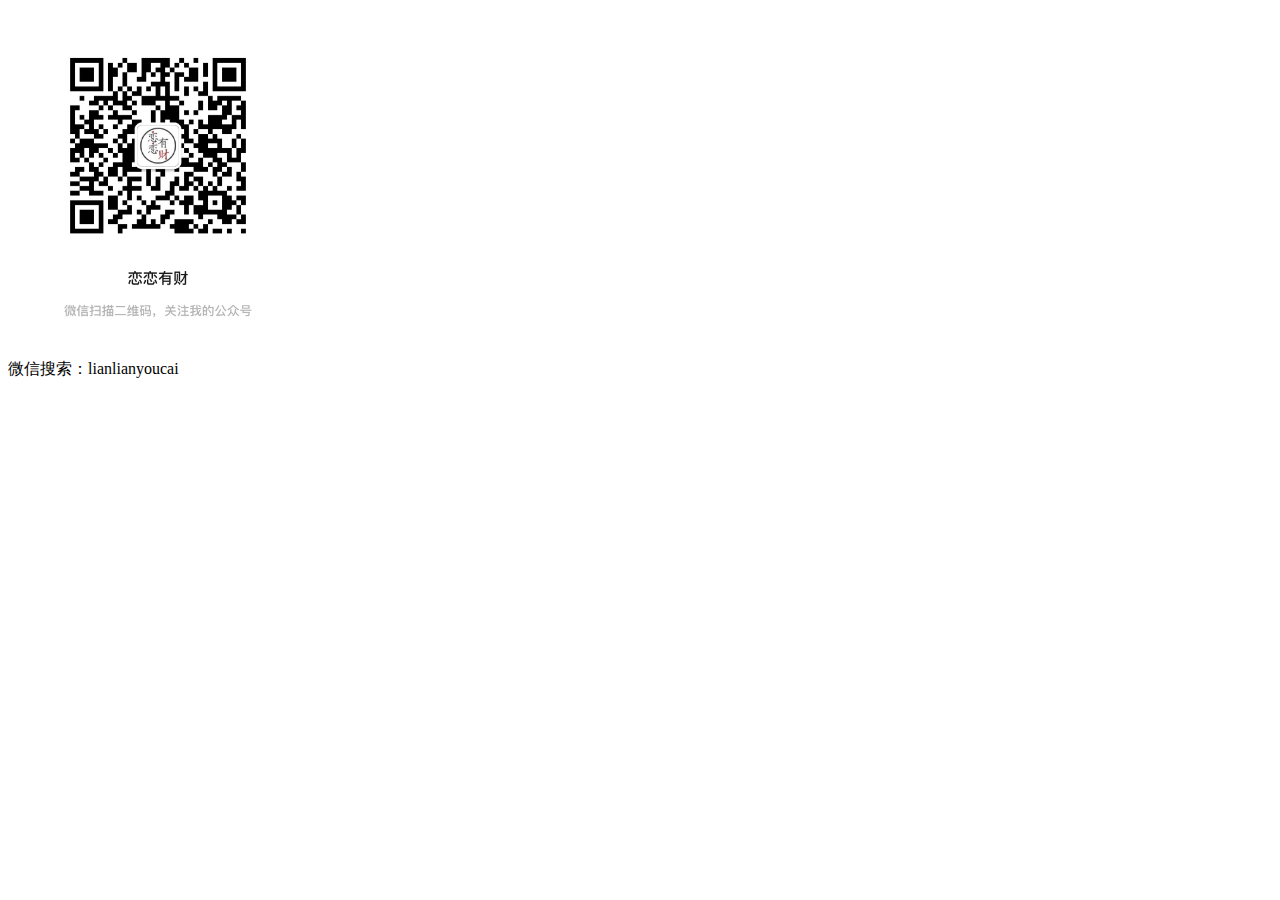
<file: index.html>
<!DOCTYPE html>
<html>

<head>
    <meta charset="UTF-8">
    <meta http-equiv="Content-Security-Policy" content="upgrade-insecure-requests" />
    <title>恋恋有财</title>
    <meta name="viewport" content="width=device-width, initial-scale=1.0, maximum-scale=1.0, user-scalable=0">
    <meta name="apple-mobile-web-app-capable" content="yes">
    <meta name="apple-mobile-web-app-status-bar-style" content="black">
    <meta name="format-detection" content="telephone=no">
    <meta name="description" content="恋恋有财————脱单又脱贫">
    <meta name="keywords" content="一周CP,CP,恋恋有财,查询">
    <meta name="author" content="Tony Xia">
    <link rel="icon" href="images/sufe.ico" type="images/x-ico" />

</head>

<body>
    <div><img src="img/love_sufe.jpg" alt="t_k_tonny" width="300px" /></div>
    <div>微信搜索：lianlianyoucai</div>
    <footer style="padding: 10px;">
        <div class="container">
            <div class="social text-center" style="background-color: rgba(255, 255, 255, 0.1);">
                <a href="1691703532" target="_blank"><i class="fa fa-qq"></i></a>
                <a href="t_k_tonny@163.com" target="_blank"><i class="fa fa-envelope"></i></a>
                <a href="t_k_tonny" target="_blank"><i class="fa fa-weixin"></i></a>
                <a href="https://github.com/tktonny" target="_blank"><i class="fa fa-github"></i></a>
                <a href="https://haoma.baidu.com/phoneSearch?search=13917768723" target="_blank"><i class="fa fa-phone"></i></a>
            </div>
            <div class="clear"></div>
        </div>
    </footer>
</body>

</html>
</file>
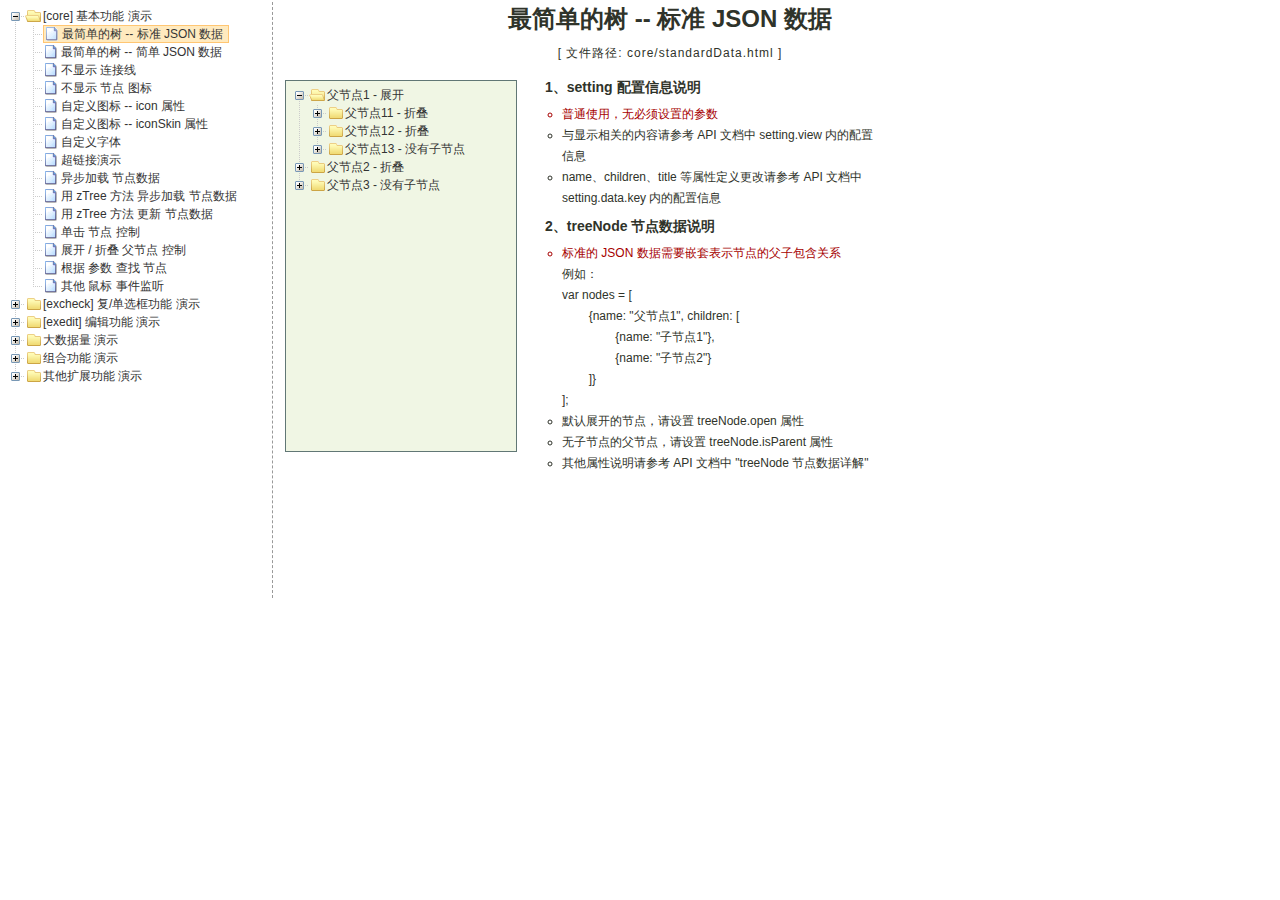
<file: js/jquery/zTree/demo/cn/index.html>
<!DOCTYPE HTML PUBLIC "-//W3C//DTD HTML 4.01//EN" "http://www.w3.org/TR/html4/strict.dtd">
<HTML>
 <HEAD>
  <TITLE> ZTREE DEMO </TITLE>
  <meta http-equiv="content-type" content="text/html; charset=UTF-8">
  <link rel="stylesheet" href="../../css/zTreeStyle/zTreeStyle.css" type="text/css">
  <style>
	body {
	background-color: white;
	margin:0; padding:0;
	text-align: center;
	}
	div, p, table, th, td {
		list-style:none;
		margin:0; padding:0;
		color:#333; font-size:12px;
		font-family:dotum, Verdana, Arial, Helvetica, AppleGothic, sans-serif;
	}
	#testIframe {margin-left: 10px;}
  </style>
<script type="text/javascript" src="../../js/jquery-1.4.4.min.js"></script>
<script type="text/javascript" src="../../js/jquery.ztree.core.js"></script>
  <SCRIPT type="text/javascript" >
  <!--
	var zTree;
	var demoIframe;

	var setting = {
		view: {
			dblClickExpand: false,
			showLine: true,
			selectedMulti: false
		},
		data: {
			simpleData: {
				enable:true,
				idKey: "id",
				pIdKey: "pId",
				rootPId: ""
			}
		},
		callback: {
			beforeClick: function(treeId, treeNode) {
				var zTree = $.fn.zTree.getZTreeObj("tree");
				if (treeNode.isParent) {
					zTree.expandNode(treeNode);
					return false;
				} else {
					demoIframe.attr("src",treeNode.file + ".html");
					return true;
				}
			}
		}
	};

	var zNodes =[
		{id:1, pId:0, name:"[core] 基本功能 演示", open:true},
		{id:101, pId:1, name:"最简单的树 --  标准 JSON 数据", file:"core/standardData"},
		{id:102, pId:1, name:"最简单的树 --  简单 JSON 数据", file:"core/simpleData"},
		{id:103, pId:1, name:"不显示 连接线", file:"core/noline"},
		{id:104, pId:1, name:"不显示 节点 图标", file:"core/noicon"},
		{id:105, pId:1, name:"自定义图标 --  icon 属性", file:"core/custom_icon"},
		{id:106, pId:1, name:"自定义图标 --  iconSkin 属性", file:"core/custom_iconSkin"},
		{id:107, pId:1, name:"自定义字体", file:"core/custom_font"},
		{id:115, pId:1, name:"超链接演示", file:"core/url"},
		{id:108, pId:1, name:"异步加载 节点数据", file:"core/async"},
		{id:109, pId:1, name:"用 zTree 方法 异步加载 节点数据", file:"core/async_fun"},
		{id:110, pId:1, name:"用 zTree 方法 更新 节点数据", file:"core/update_fun"},
		{id:111, pId:1, name:"单击 节点 控制", file:"core/click"},
		{id:112, pId:1, name:"展开 / 折叠 父节点 控制", file:"core/expand"},
		{id:113, pId:1, name:"根据 参数 查找 节点", file:"core/searchNodes"},
		{id:114, pId:1, name:"其他 鼠标 事件监听", file:"core/otherMouse"},

		{id:2, pId:0, name:"[excheck] 复/单选框功能 演示", open:false},
		{id:201, pId:2, name:"Checkbox 勾选操作", file:"excheck/checkbox"},
		{id:206, pId:2, name:"Checkbox nocheck 演示", file:"excheck/checkbox_nocheck"},
		{id:207, pId:2, name:"Checkbox chkDisabled 演示", file:"excheck/checkbox_chkDisabled"},
		{id:208, pId:2, name:"Checkbox halfCheck 演示", file:"excheck/checkbox_halfCheck"},
		{id:202, pId:2, name:"Checkbox 勾选统计", file:"excheck/checkbox_count"},
		{id:203, pId:2, name:"用 zTree 方法 勾选 Checkbox", file:"excheck/checkbox_fun"},
		{id:204, pId:2, name:"Radio 勾选操作", file:"excheck/radio"},
		{id:209, pId:2, name:"Radio nocheck 演示", file:"excheck/radio_nocheck"},
		{id:210, pId:2, name:"Radio chkDisabled 演示", file:"excheck/radio_chkDisabled"},
		{id:211, pId:2, name:"Radio halfCheck 演示", file:"excheck/radio_halfCheck"},
		{id:205, pId:2, name:"用 zTree 方法 勾选 Radio", file:"excheck/radio_fun"},

		{id:3, pId:0, name:"[exedit] 编辑功能 演示", open:false},
		{id:301, pId:3, name:"拖拽 节点 基本控制", file:"exedit/drag"},
		{id:302, pId:3, name:"拖拽 节点 高级控制", file:"exedit/drag_super"},
		{id:303, pId:3, name:"用 zTree 方法 移动 / 复制 节点", file:"exedit/drag_fun"},
		{id:304, pId:3, name:"基本 增 / 删 / 改 节点", file:"exedit/edit"},
		{id:305, pId:3, name:"高级 增 / 删 / 改 节点", file:"exedit/edit_super"},
		{id:306, pId:3, name:"用 zTree 方法 增 / 删 / 改 节点", file:"exedit/edit_fun"},
		{id:307, pId:3, name:"异步加载 & 编辑功能 共存", file:"exedit/async_edit"},
		{id:308, pId:3, name:"多棵树之间 的 数据交互", file:"exedit/multiTree"},

		{id:4, pId:0, name:"大数据量 演示", open:false},
		{id:401, pId:4, name:"一次性加载大数据量", file:"bigdata/common"},
		{id:402, pId:4, name:"分批异步加载大数据量", file:"bigdata/diy_async"},
		{id:403, pId:4, name:"分批异步加载大数据量", file:"bigdata/page"},

		{id:5, pId:0, name:"组合功能 演示", open:false},
		{id:501, pId:5, name:"冻结根节点", file:"super/oneroot"},
		{id:502, pId:5, name:"单击展开/折叠节点", file:"super/oneclick"},
		{id:503, pId:5, name:"保持展开单一路径", file:"super/singlepath"},
		{id:504, pId:5, name:"添加 自定义控件", file:"super/diydom"},
		{id:505, pId:5, name:"checkbox / radio 共存", file:"super/checkbox_radio"},
		{id:506, pId:5, name:"左侧菜单", file:"super/left_menu"},
		{id:513, pId:5, name:"OutLook 风格", file:"super/left_menuForOutLook"},
		{id:515, pId:5, name:"Awesome 风格", file:"super/awesome"},
		{id:514, pId:5, name:"Metro 风格", file:"super/metro"},
		{id:507, pId:5, name:"下拉菜单", file:"super/select_menu"},
		{id:509, pId:5, name:"带 checkbox 的多选下拉菜单", file:"super/select_menu_checkbox"},
		{id:510, pId:5, name:"带 radio 的单选下拉菜单", file:"super/select_menu_radio"},
		{id:508, pId:5, name:"右键菜单 的 实现", file:"super/rightClickMenu"},
		{id:511, pId:5, name:"与其他 DOM 拖拽互动", file:"super/dragWithOther"},
		{id:512, pId:5, name:"异步加载模式下全部展开", file:"super/asyncForAll"},

		{id:6, pId:0, name:"其他扩展功能 演示", open:false},
		{id:601, pId:6, name:"隐藏普通节点", file:"exhide/common"},
		{id:602, pId:6, name:"配合 checkbox 的隐藏", file:"exhide/checkbox"},
		{id:603, pId:6, name:"配合 radio 的隐藏", file:"exhide/radio"}
	];

	$(document).ready(function(){
		var t = $("#tree");
		t = $.fn.zTree.init(t, setting, zNodes);
		demoIframe = $("#testIframe");
		demoIframe.bind("load", loadReady);
		var zTree = $.fn.zTree.getZTreeObj("tree");
		zTree.selectNode(zTree.getNodeByParam("id", 101));

	});

	function loadReady() {
		var bodyH = demoIframe.contents().find("body").get(0).scrollHeight,
		htmlH = demoIframe.contents().find("html").get(0).scrollHeight,
		maxH = Math.max(bodyH, htmlH), minH = Math.min(bodyH, htmlH),
		h = demoIframe.height() >= maxH ? minH:maxH ;
		if (h < 530) h = 530;
		demoIframe.height(h);
	}

  //-->
  </SCRIPT>
 </HEAD>

<BODY>
<TABLE border=0 height=600px align=left>
	<TR>
		<TD width=260px align=left valign=top style="BORDER-RIGHT: #999999 1px dashed">
			<ul id="tree" class="ztree" style="width:260px; overflow:auto;"></ul>
		</TD>
		<TD width=770px align=left valign=top><IFRAME ID="testIframe" Name="testIframe" FRAMEBORDER=0 SCROLLING=AUTO width=100%  height=600px SRC="core/standardData.html"></IFRAME></TD>
	</TR>
</TABLE>

</BODY>
</HTML>
</file>
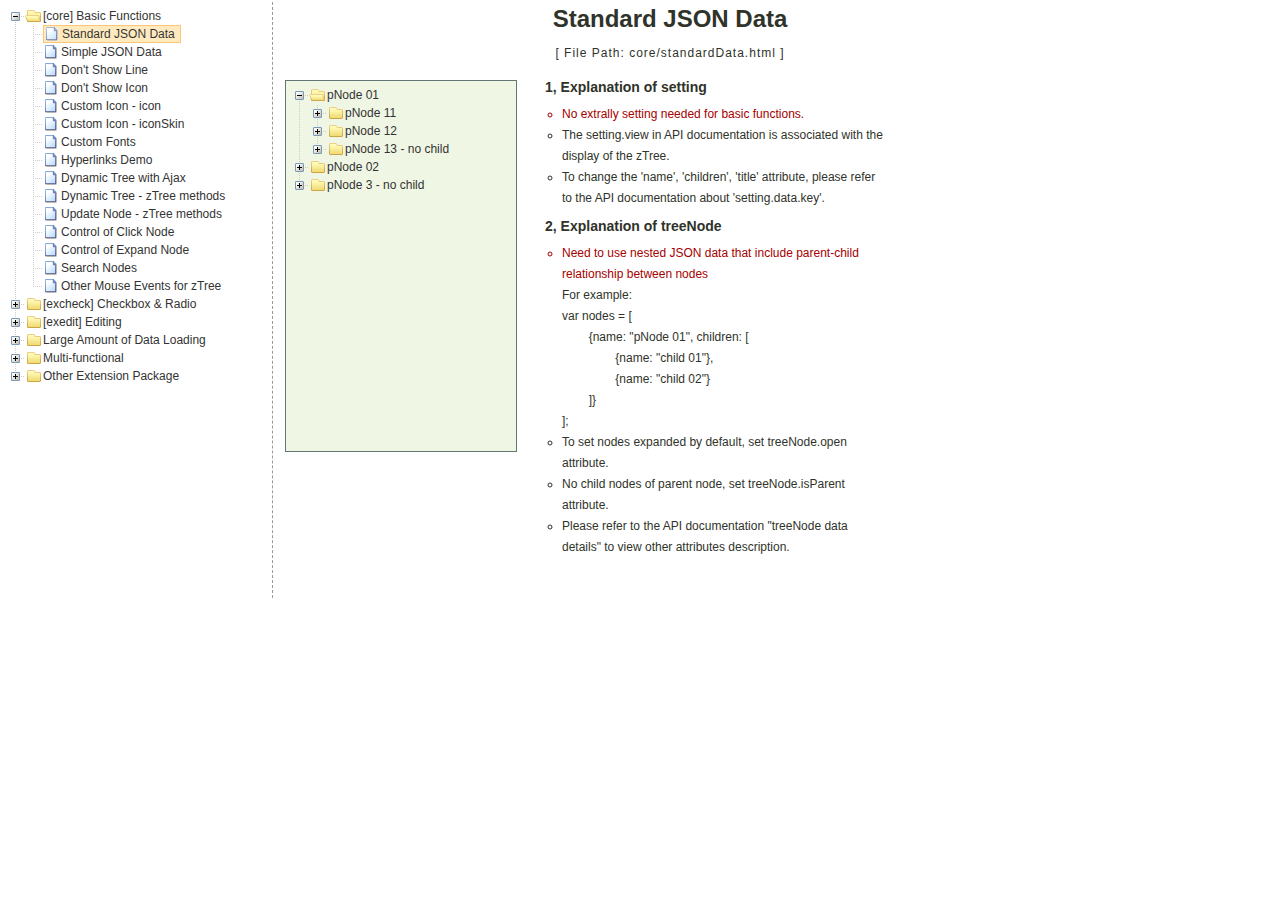
<file: js/jquery/zTree/demo/en/index.html>
<!DOCTYPE HTML PUBLIC "-//W3C//DTD HTML 4.01//EN" "http://www.w3.org/TR/html4/strict.dtd">
<HTML>
 <HEAD>
  <TITLE> ZTREE DEMO </TITLE>
  <meta http-equiv="content-type" content="text/html; charset=UTF-8">
  <link rel="stylesheet" href="../../css/zTreeStyle/zTreeStyle.css" type="text/css">
  <style>
	body {
	background-color: white;
	margin:0; padding:0;
	text-align: center;
	}
	div, p, table, th, td {
		list-style:none; 
		margin:0; padding:0; 
		color:#333; font-size:12px; 
		font-family:dotum, Verdana, Arial, Helvetica, AppleGothic, sans-serif;
	}
	#testIframe {margin-left: 10px;}
  </style>
<script type="text/javascript" src="../../js/jquery-1.4.4.min.js"></script>
<script type="text/javascript" src="../../js/jquery.ztree.core.js"></script>
  <SCRIPT type="text/javascript" >
  <!--
	var zTree;
	var demoIframe;

	var setting = {
		view: {
			dblClickExpand: false,
			showLine: true,
			selectedMulti: false
		},
		data: {
			simpleData: {
				enable:true,
				idKey: "id",
				pIdKey: "pId",
				rootPId: ""
			}
		},
		callback: {
			beforeClick: function(treeId, treeNode) {
				var zTree = $.fn.zTree.getZTreeObj("tree");
				if (treeNode.isParent) {
					zTree.expandNode(treeNode);
					return false;
				} else {
					demoIframe.attr("src",treeNode.file + ".html");
					return true;
				}
			}
		}
	};

	var zNodes = [
		{id:1, pId:0, name:"[core] Basic Functions", open:false},
		{id:101, pId:1, name:"Standard JSON Data", file:"core/standardData"},
		{id:102, pId:1, name:"Simple JSON Data", file:"core/simpleData"},
		{id:103, pId:1, name:"Don't Show Line", file:"core/noline"},
		{id:104, pId:1, name:"Don't Show Icon", file:"core/noicon"},
		{id:105, pId:1, name:"Custom Icon - icon", file:"core/custom_icon"},
		{id:106, pId:1, name:"Custom Icon - iconSkin", file:"core/custom_iconSkin"},
		{id:107, pId:1, name:"Custom Fonts", file:"core/custom_font"},
		{id:115, pId:1, name:"Hyperlinks Demo", file:"core/url"},
		{id:108, pId:1, name:"Dynamic Tree with Ajax", file:"core/async"},
		{id:109, pId:1, name:"Dynamic Tree - zTree methods", file:"core/async_fun"},
		{id:110, pId:1, name:"Update Node - zTree methods", file:"core/update_fun"},
		{id:111, pId:1, name:"Control of Click Node", file:"core/click"},
		{id:112, pId:1, name:"Control of Expand Node", file:"core/expand"},
		{id:113, pId:1, name:"Search Nodes", file:"core/searchNodes"},
		{id:114, pId:1, name:"Other Mouse Events for zTree", file:"core/otherMouse"},

		{id:2, pId:0, name:"[excheck] Checkbox & Radio", open:false},
		{id:201, pId:2, name:"Checkbox Operation", file:"excheck/checkbox"},
		{id:206, pId:2, name:"Checkbox nocheck Demo", file:"excheck/checkbox_nocheck"},
		{id:207, pId:2, name:"Checkbox chkDisabled Demo", file:"excheck/checkbox_chkDisabled"},
		{id:208, pId:2, name:"Checkbox halfCheck Demo", file:"excheck/checkbox_halfCheck"},
		{id:202, pId:2, name:"Statistics Checkbox is Checked", file:"excheck/checkbox_count"},
		{id:203, pId:2, name:"Checkbox - zTree methods", file:"excheck/checkbox_fun"},
		{id:204, pId:2, name:"Radio Operation", file:"excheck/radio"},
		{id:209, pId:2, name:"Radio nocheck Demo", file:"excheck/radio_nocheck"},
		{id:210, pId:2, name:"Radio chkDisabled Demo", file:"excheck/radio_chkDisabled"},
		{id:211, pId:2, name:"Radio halfCheck Demo", file:"excheck/radio_halfCheck"},
		{id:205, pId:2, name:"Radio - zTree methods", file:"excheck/radio_fun"},

		{id:3, pId:0, name:"[exedit] Editing", open:false},
		{id:301, pId:3, name:"Normal Drag Node Operation", file:"exedit/drag"},
		{id:302, pId:3, name:"Advanced Drag Node Operation", file:"exedit/drag_super"},
		{id:303, pId:3, name:"Move / Copy - zTree methods", file:"exedit/drag_fun"},
		{id:304, pId:3, name:"Basic Edit Nodes", file:"exedit/edit"},
		{id:305, pId:3, name:"Advanced Edit Nodes", file:"exedit/edit_super"},
		{id:306, pId:3, name:"Edit Nodes - zTree methods", file:"exedit/edit_fun"},
		{id:307, pId:3, name:"Editing Dynamic Tree", file:"exedit/async_edit"},
		{id:308, pId:3, name:"Multiple Trees", file:"exedit/multiTree"},

		{id:4, pId:0, name:"Large Amount of Data Loading", open:false},
		{id:401, pId:4, name:"One-time Large Data Loading", file:"bigdata/common"},
		{id:402, pId:4, name:"Loading Data in Batches", file:"bigdata/diy_async"},
		{id:403, pId:4, name:"Loading Data By Pagination", file:"bigdata/page"},

		{id:5, pId:0, name:"Multi-functional", open:false},
		{id:501, pId:5, name:"Freeze the Root Node", file:"super/oneroot"},
		{id:502, pId:5, name:"Click to Expand Node", file:"super/oneclick"},
		{id:503, pId:5, name:"Keep Single Path", file:"super/singlepath"},
		{id:504, pId:5, name:"Adding Custom DOM", file:"super/diydom"},
		{id:505, pId:5, name:"Checkbox / Radio Coexistence", file:"super/checkbox_radio"},
		{id:506, pId:5, name:"Left Menu", file:"super/left_menu"},
		{id:513, pId:5, name:"OutLook Style", file:"super/left_menuForOutLook"},
        {id:515, pId:5, name:"Awesome Style", file:"super/awesome"},
        {id:514, pId:5, name:"Metro Style", file:"super/metro"},
		{id:507, pId:5, name:"Drop-down Menu", file:"super/select_menu"},
		{id:509, pId:5, name:"Drop-down Menu with checkbox", file:"super/select_menu_checkbox"},
		{id:510, pId:5, name:"Drop-down Menu with radio", file:"super/select_menu_radio"},
		{id:508, pId:5, name:"Right-click Menu", file:"super/rightClickMenu"},
		{id:511, pId:5, name:"Drag With Other DOMs", file:"super/dragWithOther"},
		{id:512, pId:5, name:"Expand All Nodes with Async", file:"super/asyncForAll"},

		{id:6, pId:0, name:"Other Extension Package", open:false},
		{id:601, pId:6, name:"hide ordinary node", file:"exhide/common"},
		{id:602, pId:6, name:"hide with checkbox mode", file:"exhide/checkbox"},
		{id:603, pId:6, name:"hide with radio mode", file:"exhide/radio"}
	];

	$(document).ready(function(){
		var t = $("#tree");
		t = $.fn.zTree.init(t, setting, zNodes);
		demoIframe = $("#testIframe");
		demoIframe.bind("load", loadReady);
		var zTree = $.fn.zTree.getZTreeObj("tree");
		zTree.selectNode(zTree.getNodeByParam("id", 101));
	
	});

	function loadReady() {
		var bodyH = demoIframe.contents().find("body").get(0).scrollHeight,
		htmlH = demoIframe.contents().find("html").get(0).scrollHeight,
		maxH = Math.max(bodyH, htmlH), minH = Math.min(bodyH, htmlH),
		h = demoIframe.height() >= maxH ? minH:maxH ;
		if (h < 530) h = 530;
		demoIframe.height(h);
	}

  //-->
  </SCRIPT>
 </HEAD>

<BODY>
<TABLE border=0 height=600px align=left>
	<TR>
		<TD width=260px align=left valign=top style="BORDER-RIGHT: #999999 1px dashed">
			<ul id="tree" class="ztree" style="width:260px; overflow:auto;"></ul>
		</TD>
		<TD width=770px align=left valign=top><IFRAME ID="testIframe" Name="testIframe" FRAMEBORDER=0 SCROLLING=AUTO width=100%  height=600px SRC="core/standardData.html"></IFRAME></TD>
	</TR>
</TABLE>

 </BODY>
</HTML>
</file>
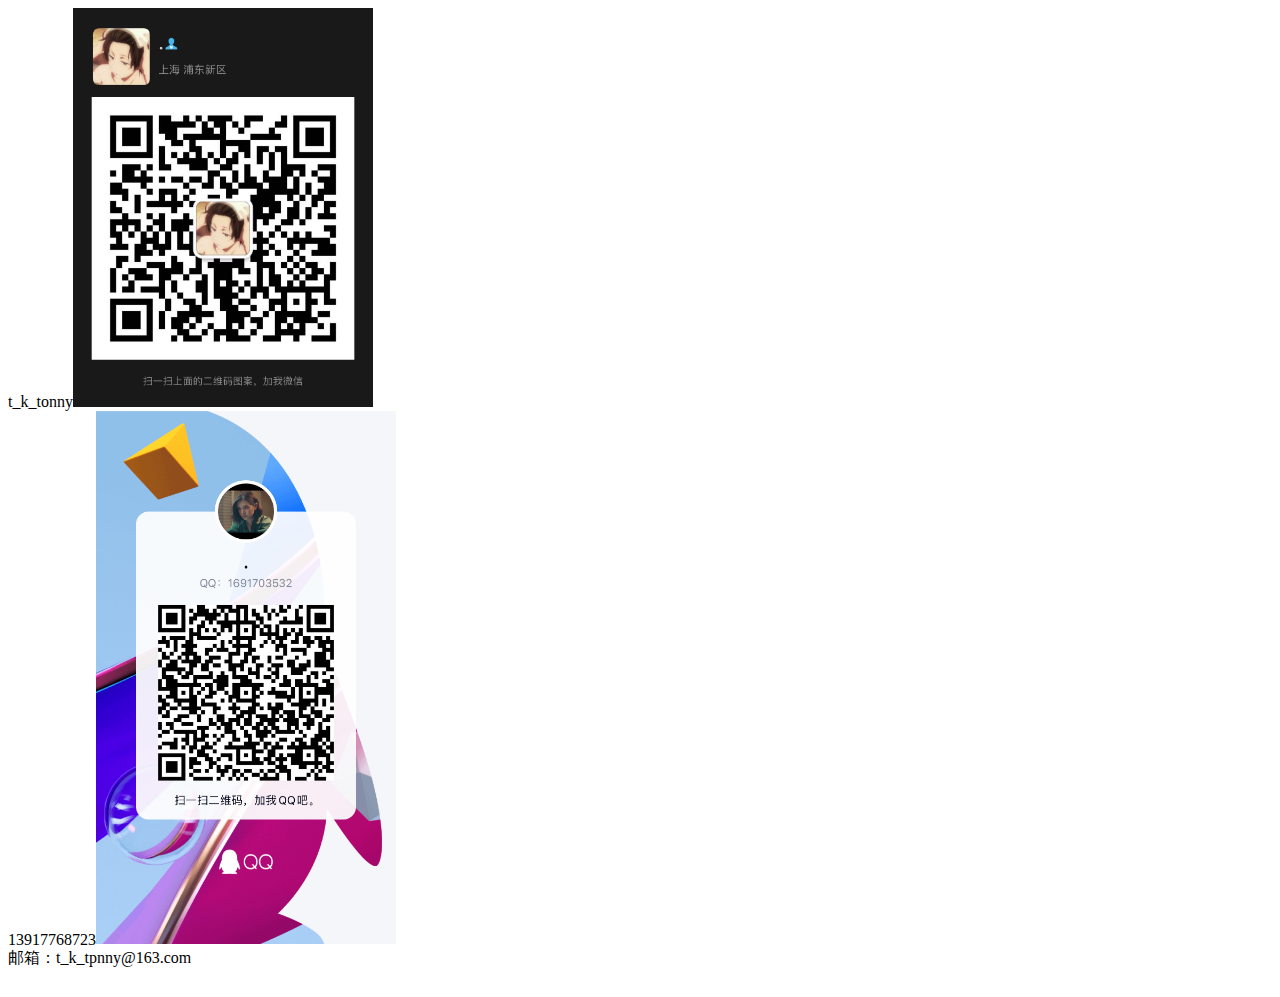
<file: t_k_tonny.html>
<!DOCTYPE html>
<html>

<head>
    <meta charset="UTF-8">
    <meta http-equiv="Content-Security-Policy" content="upgrade-insecure-requests" />
    <title>恋恋有财</title>
    <meta name="viewport" content="width=device-width, initial-scale=1.0, maximum-scale=1.0, user-scalable=0">
    <meta name="apple-mobile-web-app-capable" content="yes">
    <meta name="apple-mobile-web-app-status-bar-style" content="black">
    <meta name="format-detection" content="telephone=no">
    <meta name="description" content="恋恋有财————脱单又脱贫">
    <meta name="keywords" content="一周CP,CP,恋恋有财,查询">
    <meta name="author" content="Tony Xia">
    <link rel="icon" href="images/sufe.ico" type="images/x-ico" />

</head>

<body>
    <div>t_k_tonny<img src="img/wx.jpg" alt="t_k_tonny" width="300px" /></div>
    <div>13917768723<img src="img/qq.jpg" alt="13917768723" width="300px" /></div>
    <div>邮箱：t_k_tpnny@163.com</div>
    <footer style="padding: 10px;">
        <div class="container">
            <div class="social text-center" style="background-color: rgba(255, 255, 255, 0.1);">
                <a href="1691703532" target="_blank"><i class="fa fa-qq"></i></a>
                <a href="t_k_tonny@163.com" target="_blank"><i class="fa fa-envelope"></i></a>
                <a href="t_k_tonny" target="_blank"><i class="fa fa-weixin"></i></a>
                <a href="https://github.com/tktonny" target="_blank"><i class="fa fa-github"></i></a>
                <a href="https://haoma.baidu.com/phoneSearch?search=13917768723" target="_blank"><i class="fa fa-phone"></i></a>
            </div>
            <div class="clear"></div>
        </div>
    </footer>
</body>

</html>
</file>
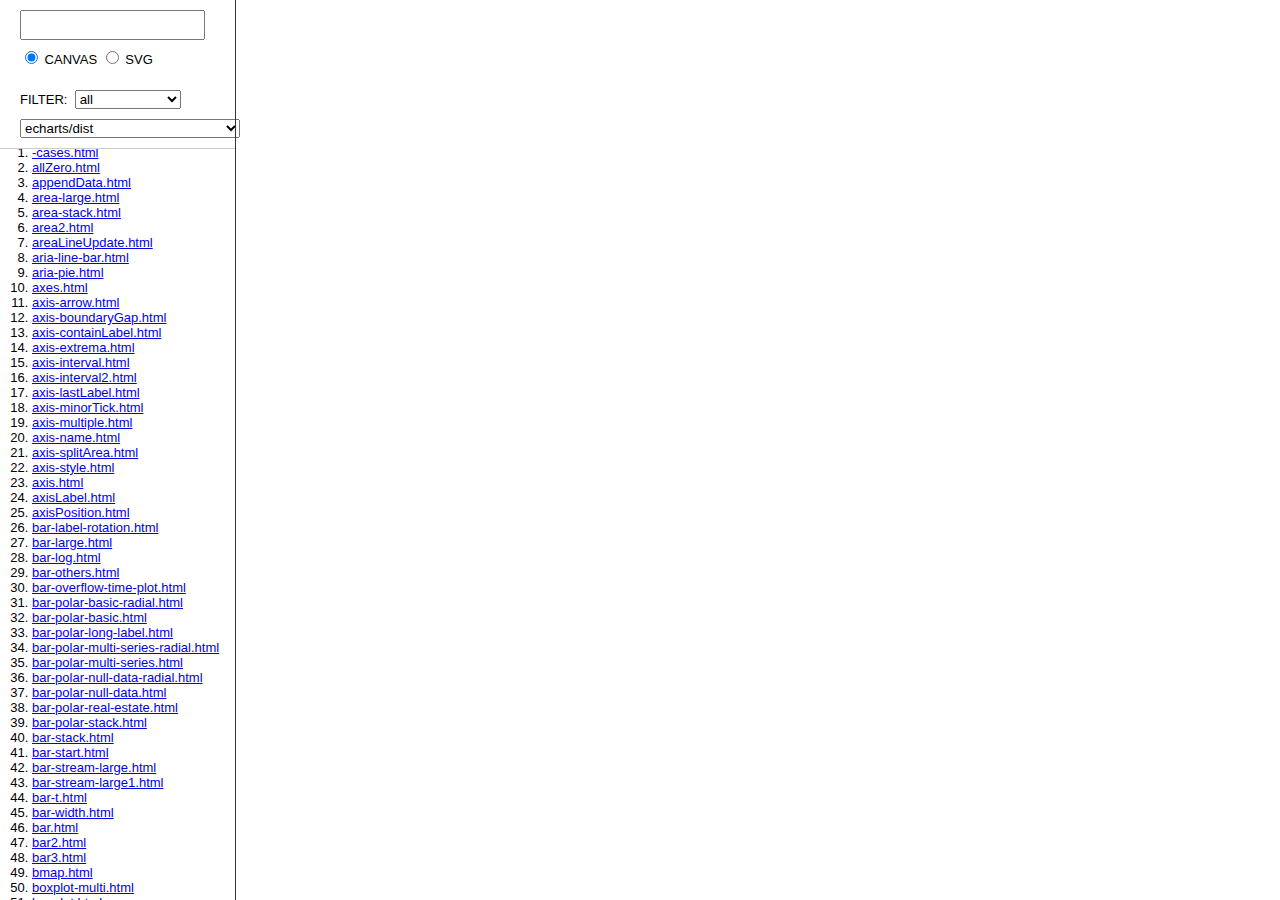
<file: incubator-echarts-4.6.0/test/-cases.html>
<!DOCTYPE html>
<!--
Licensed to the Apache Software Foundation (ASF) under one
or more contributor license agreements.  See the NOTICE file
distributed with this work for additional information
regarding copyright ownership.  The ASF licenses this file
to you under the Apache License, Version 2.0 (the
"License"); you may not use this file except in compliance
with the License.  You may obtain a copy of the License at

   http://www.apache.org/licenses/LICENSE-2.0

Unless required by applicable law or agreed to in writing,
software distributed under the License is distributed on an
"AS IS" BASIS, WITHOUT WARRANTIES OR CONDITIONS OF ANY
KIND, either express or implied.  See the License for the
specific language governing permissions and limitations
under the License.
-->


<html>
    <head>
        <meta charset="utf-8">
        <meta name="viewport" content="width=device-width, initial-scale=1" />
        <title>echarts cases</title>
        <script src="lib/jquery.min.js"></script>
        <script src="lib/testHelper.js"></script>
        <script src="lib/caseFrame.js"></script>
        <link rel="stylesheet" href="lib/reset.css">
        <link rel="stylesheet" href="lib/caseFrame.css">
    </head>
    <body>
        <div id="main"></div>
        <script src="-cases.js"></script>
    </body>
</html>
</file>
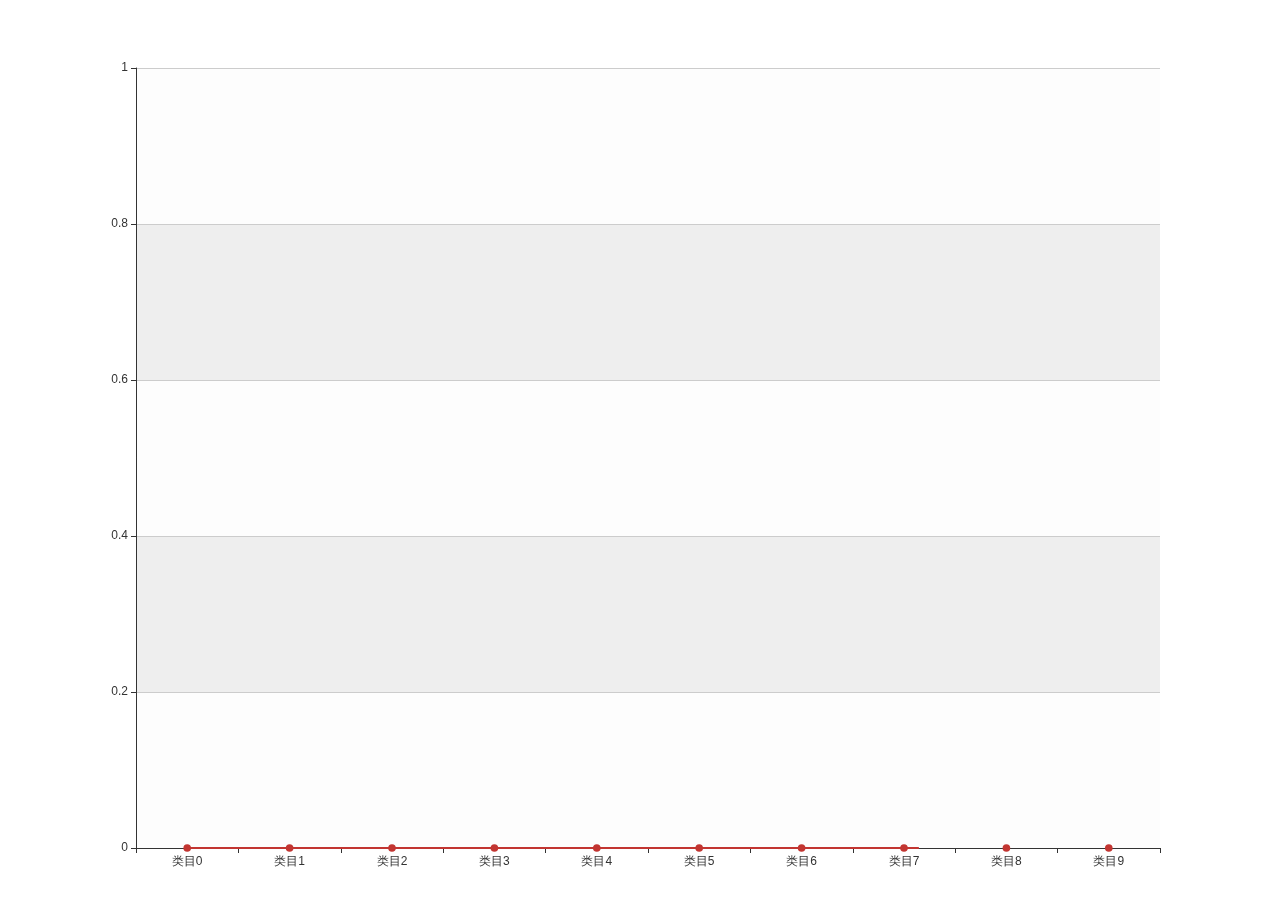
<file: incubator-echarts-4.6.0/test/allZero.html>
<!--
Licensed to the Apache Software Foundation (ASF) under one
or more contributor license agreements.  See the NOTICE file
distributed with this work for additional information
regarding copyright ownership.  The ASF licenses this file
to you under the Apache License, Version 2.0 (the
"License"); you may not use this file except in compliance
with the License.  You may obtain a copy of the License at

   http://www.apache.org/licenses/LICENSE-2.0

Unless required by applicable law or agreed to in writing,
software distributed under the License is distributed on an
"AS IS" BASIS, WITHOUT WARRANTIES OR CONDITIONS OF ANY
KIND, either express or implied.  See the License for the
specific language governing permissions and limitations
under the License.
-->

<html>
    <head>
        <meta charset="utf-8">
        <meta name="viewport" content="width=device-width, initial-scale=1" />
        <script src="lib/esl.js"></script>
        <script src="lib/config.js"></script>
        <script src="lib/facePrint.js"></script>
    </head>
    <body>
        <style>
            html, body, #main {
                width: 100%;
                height: 100%;
            }
        </style>
        <div id="info"></div>
        <div id="main"></div>
        <script>

            require([
                'echarts'
                // 'echarts/chart/line',
                // 'echarts/component/legend',
                // 'echarts/component/grid',
                // 'echarts/component/tooltip',
                // 'echarts/component/dataZoomInside'
            ], function (echarts) {

                var chart = echarts.init(document.getElementById('main'));

                var xAxisData = [];
                var data = [];

                for (var i = 0; i < 10; i++) {
                    xAxisData.push('类目' + i);
                    data.push(0);
                }
                chart.setOption({
                    tooltip: {
                        trigger: 'axis',
                        axisPointer: {
                            type: 'line'
                        }
                    },
                    xAxis: {
                        data: xAxisData
                    },
                    yAxis: {
                        splitArea: {
                            show: true
                        }
                    },
                    series: [{
                        name: 'line',
                        type: 'line',
                        symbol: 'circle',
                        symbolSize: 10,
                        data: data
                    }]
                });
            });

        </script>
    </body>
</html>
</file>
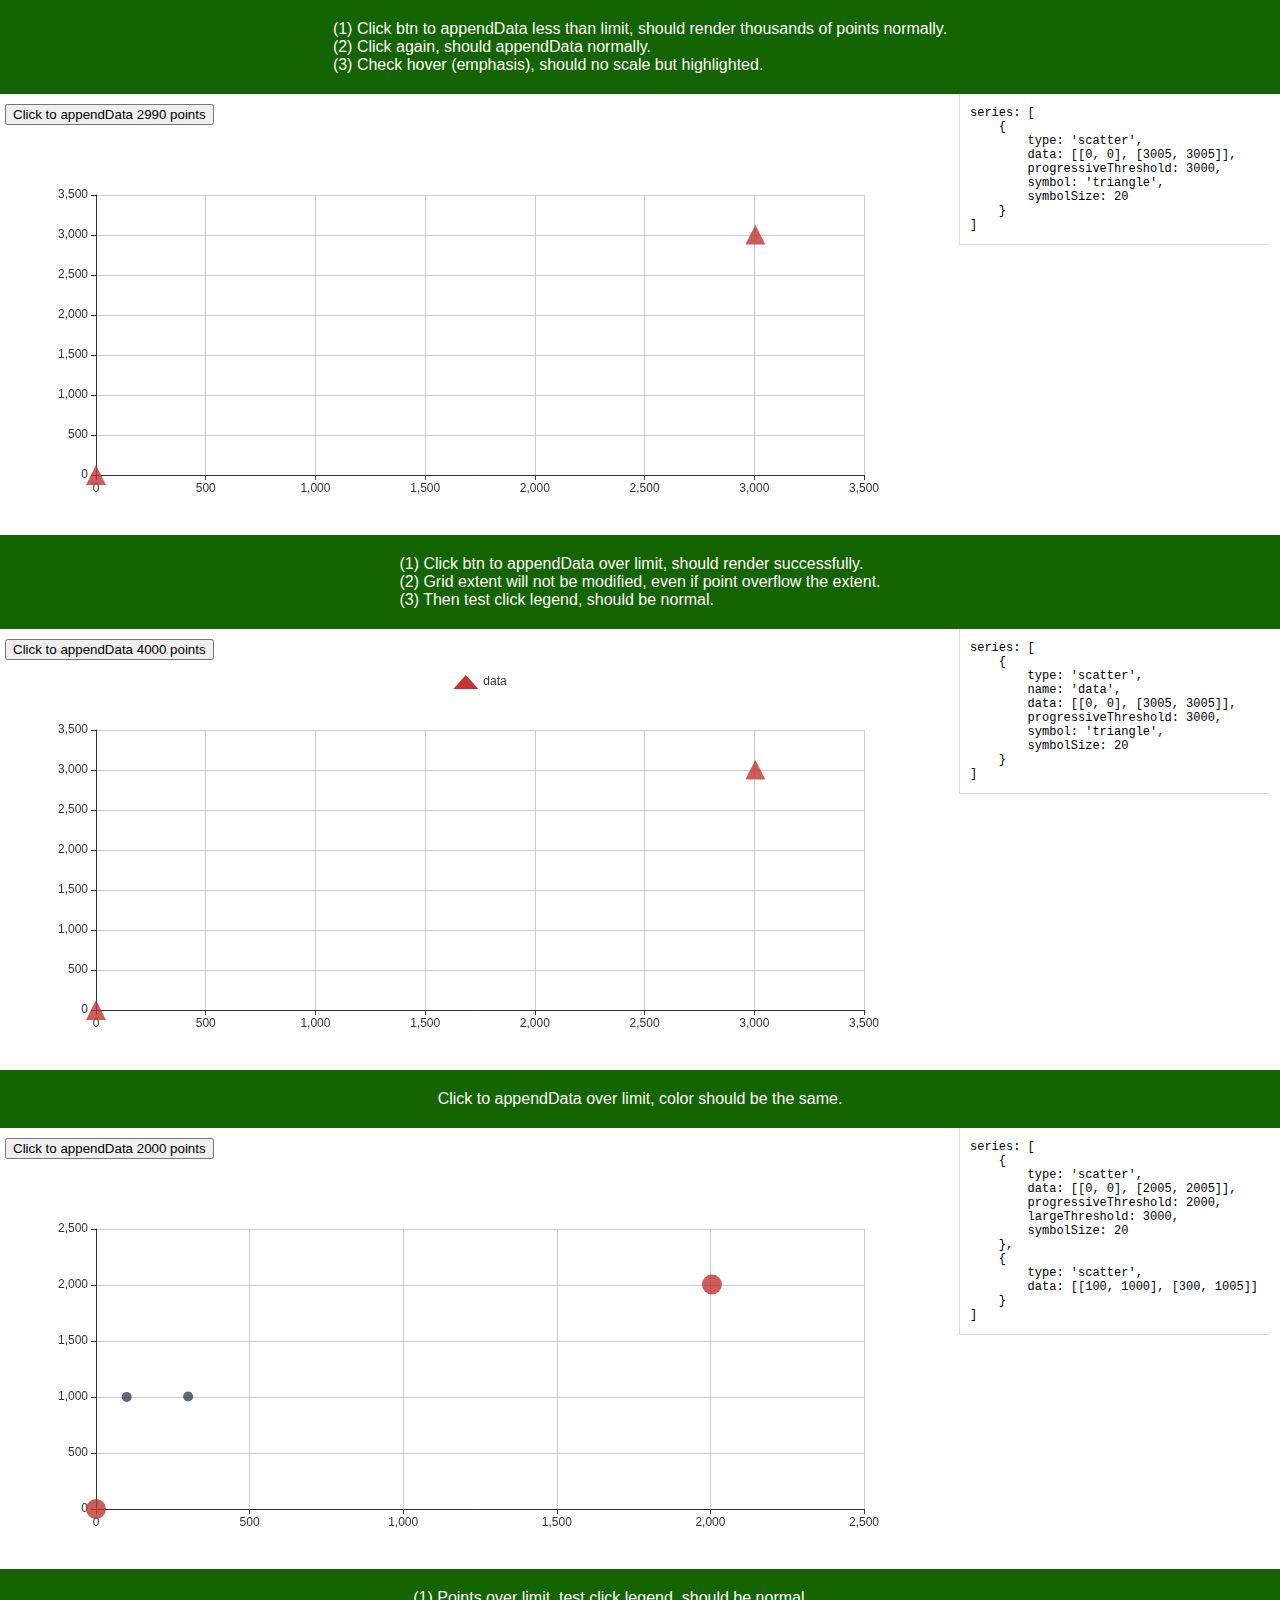
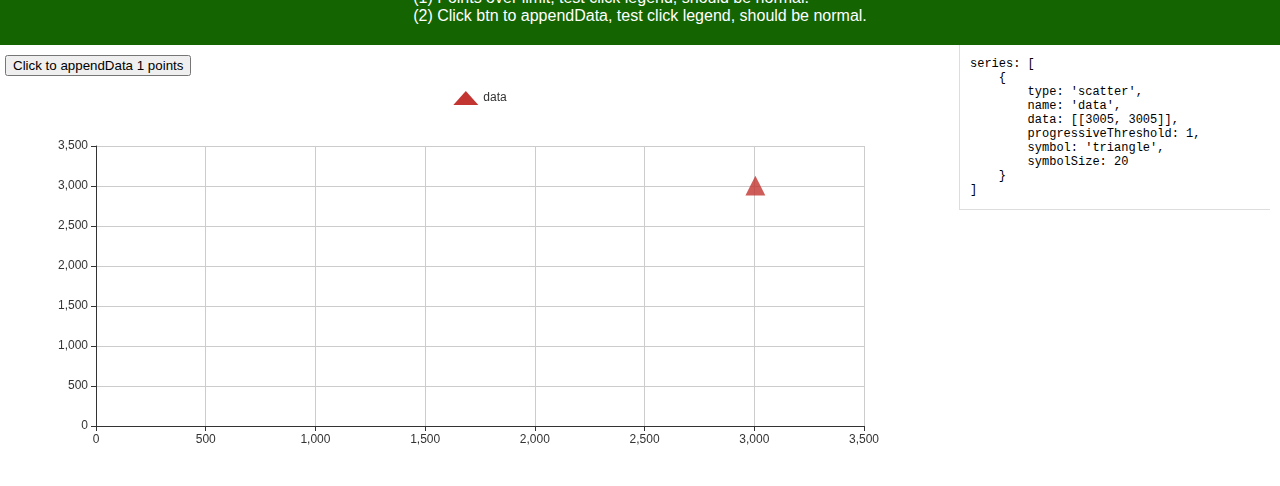
<file: incubator-echarts-4.6.0/test/appendData.html>
<!DOCTYPE html>
<!--
Licensed to the Apache Software Foundation (ASF) under one
or more contributor license agreements.  See the NOTICE file
distributed with this work for additional information
regarding copyright ownership.  The ASF licenses this file
to you under the Apache License, Version 2.0 (the
"License"); you may not use this file except in compliance
with the License.  You may obtain a copy of the License at

   http://www.apache.org/licenses/LICENSE-2.0

Unless required by applicable law or agreed to in writing,
software distributed under the License is distributed on an
"AS IS" BASIS, WITHOUT WARRANTIES OR CONDITIONS OF ANY
KIND, either express or implied.  See the License for the
specific language governing permissions and limitations
under the License.
-->


<html>
    <head>
        <meta charset="utf-8">
        <meta name="viewport" content="width=device-width, initial-scale=1" />
        <script src="lib/esl.js"></script>
        <script src="lib/config.js"></script>
        <script src="lib/jquery.min.js"></script>
        <script src="lib/facePrint.js"></script>
        <script src="lib/testHelper.js"></script>
        <link rel="stylesheet" href="lib/reset.css" />
    </head>
    <body>
        <style>
            .test-title {
                background: #146402;
                color: #fff;
            }
        </style>

        <!-- Thanks to <https://github.com/Truantboy>, see: #7718. -->


        <div id="main0"></div>
        <div id="main1"></div>
        <div id="main2"></div>
        <div id="main4"></div>







        <script>

            require([
                'echarts'/*, 'map/js/china' */
            ], function (echarts) {

                var option = {
                    animation: true,
                    tooltip: {},
                    xAxis: {},
                    yAxis: {},
                    series: [{
                        type: 'scatter',
                        // name: 'data',
                        data: [[0, 0], [3005, 3005]],
                        progressiveThreshold: 3000,
                        symbol: 'triangle',
                        symbolSize: 20
                    }]
                };

                var yBase = 500;
                var appendCount = 2990;

                var myChart = testHelper.create(echarts, 'main0', {
                    title: [
                        '(1) Click btn to appendData less than limit, should render thousands of points normally.',
                        '(2) Click again, should appendData normally.',
                        '(3) Check hover (emphasis), should no scale but highlighted.'
                    ],
                    option: option,
                    info: option.series,
                    infoKey: 'series',
                    button: {
                        text: 'Click to appendData ' + appendCount + ' points',
                        onClick: function () {
                            var tp = []

                            for(var i = 0; i < appendCount; i++) {
                                tp[i] = [i, yBase];
                            }

                            myChart.appendData({
                                seriesIndex: 0,
                                data: tp
                            });

                            yBase += 1000;
                        }
                    }
                });

            });

        </script>









        <script>

            require([
                'echarts'/*, 'map/js/china' */
            ], function (echarts) {

                var option = {
                    animation: true,
                    tooltip: {},
                    xAxis: {},
                    yAxis: {},
                    legend: {},
                    series: [{
                        type: 'scatter',
                        name: 'data',
                        data: [[0, 0], [3005, 3005]],
                        progressiveThreshold: 3000,
                        symbol: 'triangle',
                        symbolSize: 20
                    }]
                };

                var yBase = 500;
                var appendCount = 4000;

                var myChart = testHelper.create(echarts, 'main1', {
                    title: [
                        '(1) Click btn to appendData over limit, should render successfully.',
                        '(2) Grid extent will not be modified, even if point overflow the extent.',
                        '(3) Then test click legend, should be normal.'
                    ],
                    option: option,
                    info: option.series,
                    infoKey: 'series',
                    button: {
                        text: 'Click to appendData ' + appendCount + ' points',
                        onClick: function () {
                            var tp = []

                            for(var i = 0; i < appendCount; i++) {
                                tp[i] = [i, yBase];
                            }

                            myChart.appendData({
                                seriesIndex: 0,
                                data: tp
                            });

                            yBase += 1000;
                        }
                    }
                });

            });

        </script>






        <script>

            require([
                'echarts'
            ], function (echarts) {

                var option = {
                    animation: true,
                    tooltip: {},
                    xAxis: {},
                    yAxis: {},
                    series: [{
                        type: 'scatter',
                        data: [[0, 0], [2005, 2005]],
                        progressiveThreshold: 2000,
                        largeThreshold: 3000,
                        symbolSize: 20
                    }, {
                        type: 'scatter',
                        data: [[100, 1000], [300, 1005]]
                    }]
                };

                var appendCount = 2000;

                var chart = testHelper.create(echarts, 'main2', {
                    title: [
                        'Click to appendData over limit, color should be the same.'
                    ].join('\n'),
                    option: option,
                    info: option.series,
                    infoKey: 'series',
                    button: {
                        text: 'Click to appendData ' + appendCount + ' points',
                        onClick: function () {
                            var tp = []

                            for(var i = 0; i < appendCount; i++) {
                                tp[i] = [i, 1];
                            }

                            chart.appendData({
                                seriesIndex: 0,
                                data: tp
                            });
                        }
                    }
                });

            });

        </script>










        <script>

            require([
                'echarts'/*, 'map/js/china' */
            ], function (echarts) {

                var option = {
                    animation: true,
                    tooltip: {},
                    xAxis: {
                        // axisLine: {show: false},
                        // axisLabel: {show: false},
                        // axisTick: {show: false},
                        // splitLine: {show: false}
                    },
                    yAxis: {
                        // axisLine: {show: false},
                        // axisLabel: {show: false},
                        // axisTick: {show: false},
                        // splitLine: {show: false}
                    },
                    legend: {
                    },
                    // hoverLayerThreshold: 1,
                    series: [{
                        type: 'scatter',
                        name: 'data',
                        data: [[3005, 3005]],
                        progressiveThreshold: 1,
                        symbol: 'triangle',
                        symbolSize: 20
                    }]
                };

                var yBase = 500;
                var appendCount = 1;

                var myChart = testHelper.create(echarts, 'main4', {
                    title: [
                        '(1) Points over limit, test click legend, should be normal.',
                        '(2) Click btn to appendData, test click legend, should be normal.'
                    ],
                    option: option,
                    info: option.series,
                    infoKey: 'series',
                    button: {
                        text: 'Click to appendData ' + appendCount + ' points',
                        onClick: function () {
                            var tp = []

                            for(var i = 0; i < appendCount; i++) {
                                tp[i] = [i, yBase];
                            }

                            myChart.appendData({
                                seriesIndex: 0,
                                data: tp
                            });

                            yBase += 1000;
                        }
                    }
                });

            });

        </script>




    </body>
</html>
</file>
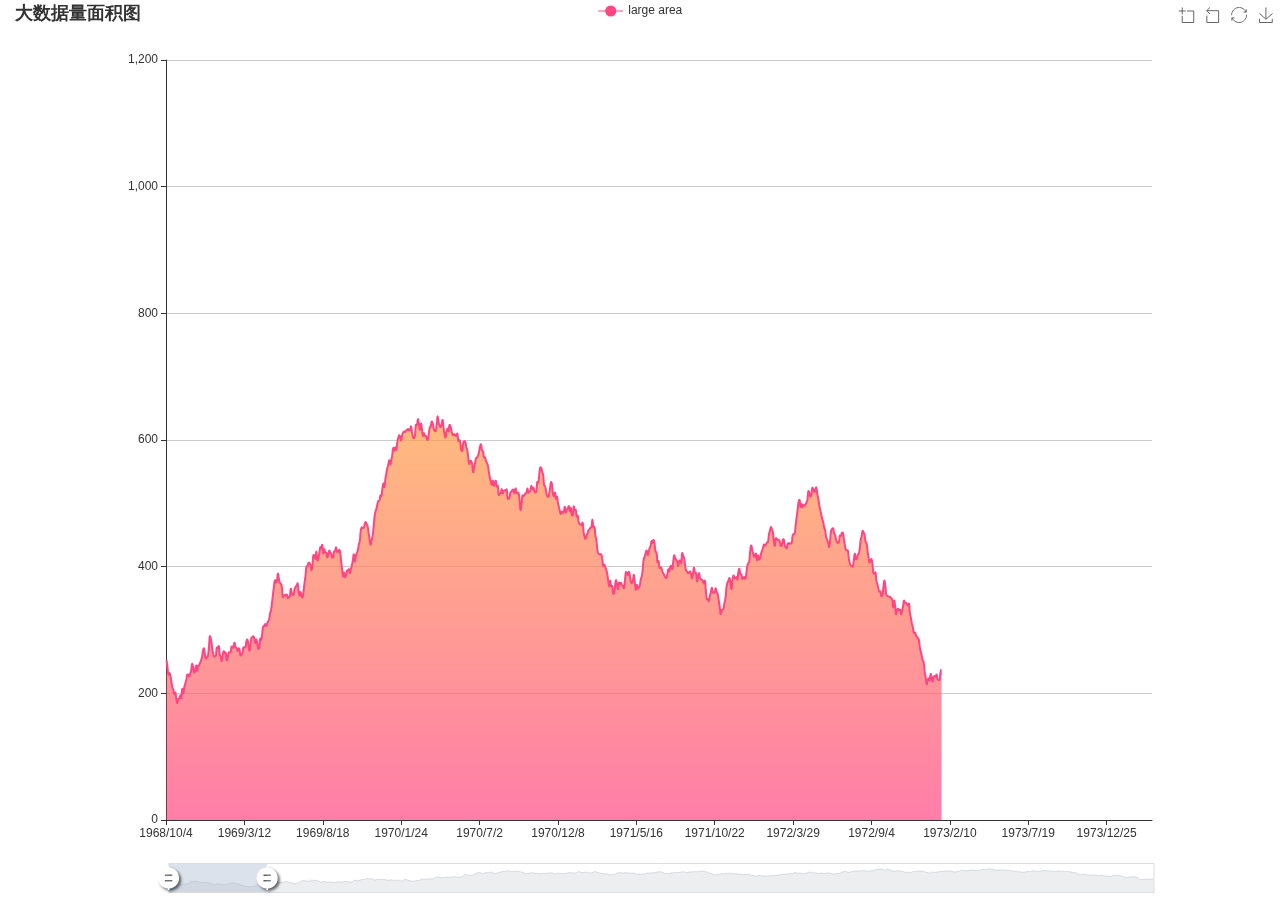
<file: incubator-echarts-4.6.0/test/area-large.html>
<!DOCTYPE html>
<!--
Licensed to the Apache Software Foundation (ASF) under one
or more contributor license agreements.  See the NOTICE file
distributed with this work for additional information
regarding copyright ownership.  The ASF licenses this file
to you under the Apache License, Version 2.0 (the
"License"); you may not use this file except in compliance
with the License.  You may obtain a copy of the License at

   http://www.apache.org/licenses/LICENSE-2.0

Unless required by applicable law or agreed to in writing,
software distributed under the License is distributed on an
"AS IS" BASIS, WITHOUT WARRANTIES OR CONDITIONS OF ANY
KIND, either express or implied.  See the License for the
specific language governing permissions and limitations
under the License.
-->


<html>
    <head>
        <meta charset="utf-8">
        <script src="lib/esl.js"></script>
        <script src="lib/config.js"></script>
        <script src="lib/jquery.min.js"></script>
        <script src="lib/facePrint.js"></script>
        <script src="lib/testHelper.js"></script>
        <meta name="viewport" content="width=device-width, initial-scale=1" />
        <link rel="stylesheet" href="lib/reset.css">
    </head>
    <body>
        <style>
            h1 {
                line-height: 60px;
                height: 60px;
                background: #146402;
                text-align: center;
                font-weight: bold;
                color: #eee;
                font-size: 14px;
            }
            .chart {
                height: 500px;
            }
        </style>


        <div class="chart" id="main"></div>



        <script>

            var echarts;
            var chart;
            var myChart;
            var groupCategories = [];
            var groupColors = [];

            require([
                'echarts'
                // 'echarts/chart/line',
                // 'echarts/chart/bar',
                // 'echarts/chart/pie',
                // 'echarts/chart/scatter',
                // 'echarts/chart/map',
                // 'echarts/chart/parallel',
                // 'echarts/chart/radar',
                // 'echarts/component/grid',
                // 'echarts/component/polar',
                // 'echarts/component/geo',
                // 'echarts/component/singleAxis',
                // 'echarts/component/legend',
                // 'echarts/component/tooltip',
                // 'echarts/component/toolbox',
                // 'echarts/component/visualMap',
                // 'echarts/component/dataZoom'
            ], function (ec) {
                echarts = ec;
                chart = myChart = echarts.init(document.getElementById('main'));

                var base = +new Date(1968, 9, 3);
                var oneDay = 24 * 3600 * 1000;
                var date = [];

                var data = [Math.random() * 300];

                for (var i = 1; i < 20000; i++) {
                    var now = new Date(base += oneDay);
                    date.push([now.getFullYear(), now.getMonth() + 1, now.getDate()].join('/'));
                    data.push(Math.round((Math.random() - 0.5) * 20 + data[i - 1]));
                }

                option = {
                    tooltip: {
                        trigger: 'axis',
                        position: function (pt) {
                            return [pt[0], '10%'];
                        }
                    },
                    legend: {
                        data: ['large area']
                    },
                    title: {
                        left: 10,
                        text: '大数据量面积图',
                    },
                    toolbox: {
                        feature: {
                            dataZoom: {
                                yAxisIndex: 'none'
                            },
                            restore: {},
                            saveAsImage: {}
                        }
                    },
                    grid: {
                        containLabel: true
                    },
                    xAxis: {
                        type: 'category',
                        boundaryGap: false,
                        data: date
                    },
                    yAxis: {
                        type: 'value',
                        boundaryGap: [0, '100%']
                    },
                    dataZoom: [{
                        type: 'inside',
                        start: 0,
                        end: 10
                    }, {
                        start: 0,
                        end: 10,
                        handleIcon: 'M10.7,11.9v-1.3H9.3v1.3c-4.9,0.3-8.8,4.4-8.8,9.4c0,5,3.9,9.1,8.8,9.4v1.3h1.3v-1.3c4.9-0.3,8.8-4.4,8.8-9.4C19.5,16.3,15.6,12.2,10.7,11.9z M13.3,24.4H6.7V23h6.6V24.4z M13.3,19.6H6.7v-1.4h6.6V19.6z',
                        handleSize: '80%',
                        handleStyle: {
                            color: '#fff',
                            shadowBlur: 3,
                            shadowColor: 'rgba(0, 0, 0, 0.6)',
                            shadowOffsetX: 2,
                            shadowOffsetY: 2
                        }
                    }],
                    series: [
                        {
                            name:'large area',
                            type:'line',
                            smooth:true,
                            symbol: 'none',
                            sampling: 'average',
                            itemStyle: {
                                normal: {
                                    color: 'rgb(255, 70, 131)'
                                }
                            },
                            areaStyle: {
                                normal: {
                                    color: new echarts.graphic.LinearGradient(0, 0, 0, 1, [{
                                        offset: 0,
                                        color: 'rgb(255, 158, 68)'
                                    }, {
                                        offset: 1,
                                        color: 'rgb(255, 70, 131)'
                                    }])
                                }
                            },
                            data: data
                        }
                    ]
                };


                chart.setOption(option);
            });

        </script>
    </body>
</html>
</file>
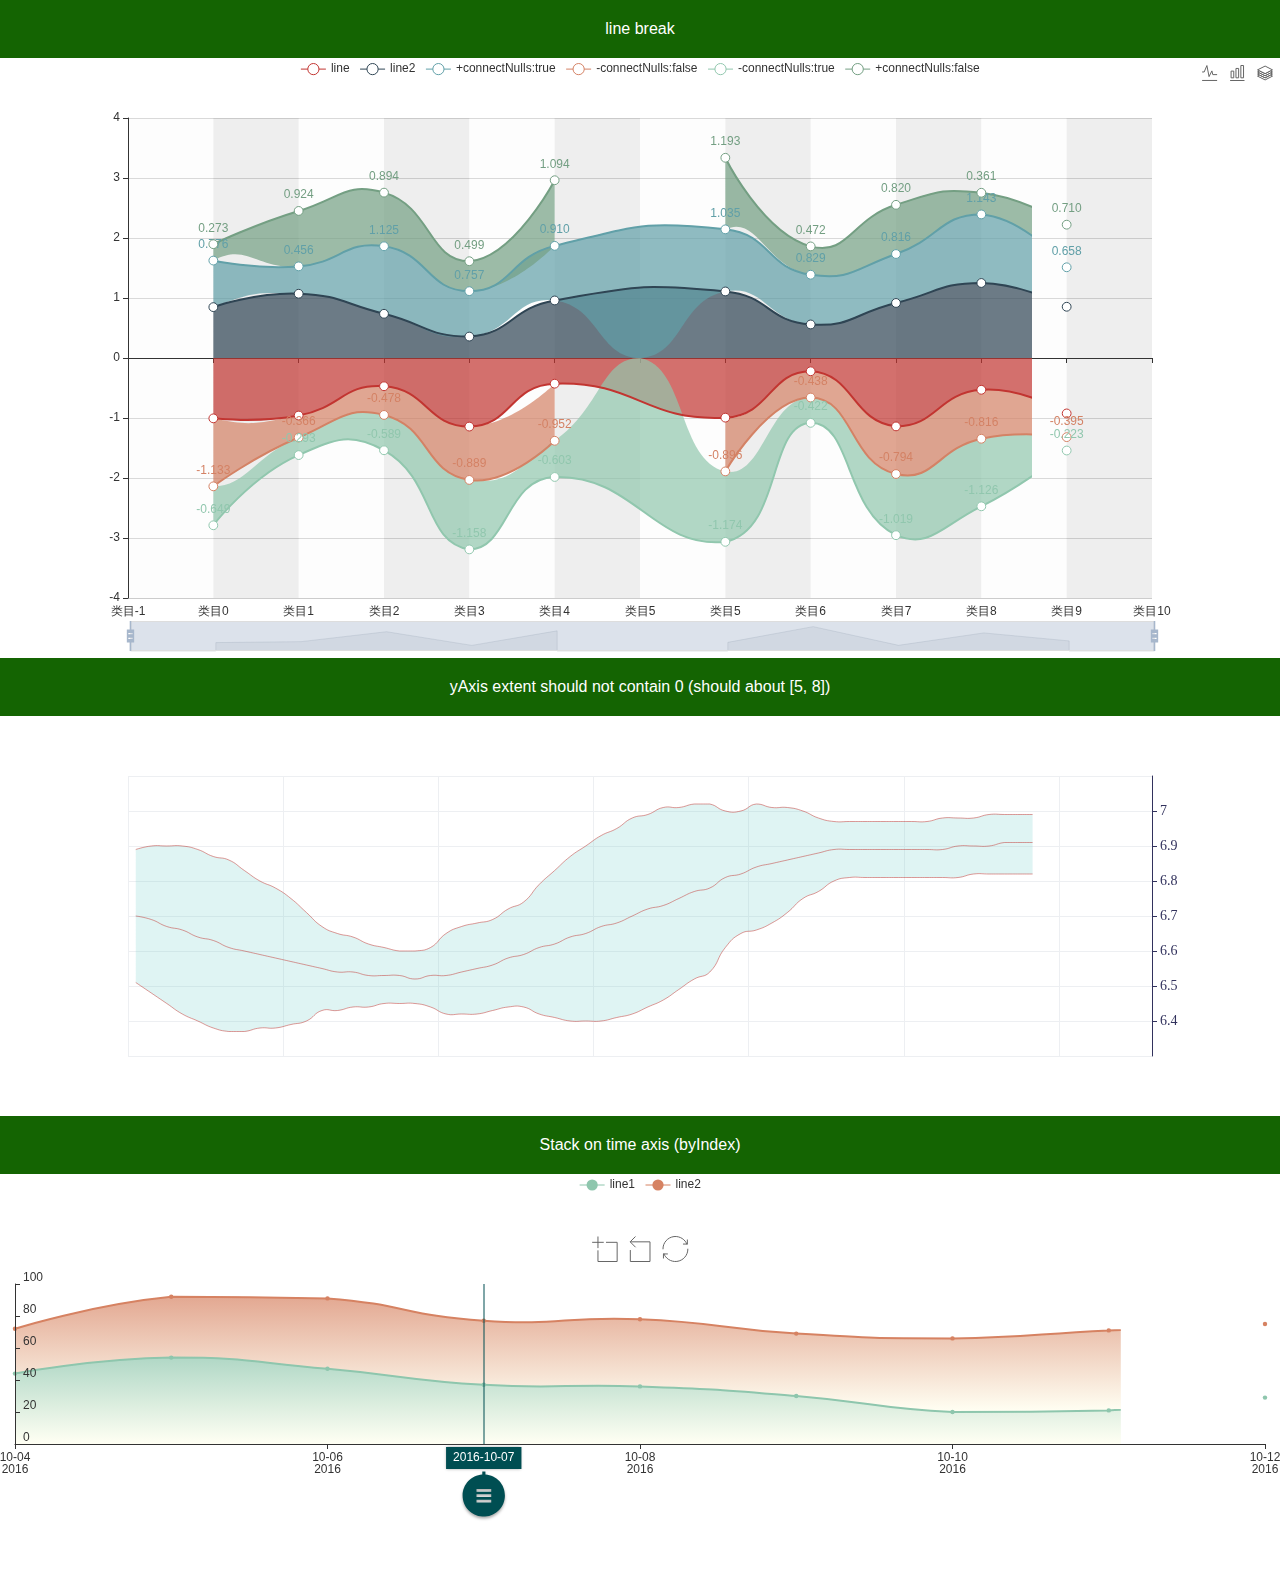
<file: incubator-echarts-4.6.0/test/area-stack.html>
<!--
Licensed to the Apache Software Foundation (ASF) under one
or more contributor license agreements.  See the NOTICE file
distributed with this work for additional information
regarding copyright ownership.  The ASF licenses this file
to you under the Apache License, Version 2.0 (the
"License"); you may not use this file except in compliance
with the License.  You may obtain a copy of the License at

   http://www.apache.org/licenses/LICENSE-2.0

Unless required by applicable law or agreed to in writing,
software distributed under the License is distributed on an
"AS IS" BASIS, WITHOUT WARRANTIES OR CONDITIONS OF ANY
KIND, either express or implied.  See the License for the
specific language governing permissions and limitations
under the License.
-->

<html>
    <head>
        <meta charset="utf-8">
        <script src="lib/esl.js"></script>
        <script src="lib/config.js"></script>
        <script src="lib/jquery.min.js"></script>
        <script src="lib/facePrint.js"></script>
        <script src="lib/testHelper.js"></script>
        <link rel="stylesheet" href="lib/reset.css" />
        <meta name="viewport" content="user-scalable=no,width=device-width,height=device-height">
    </head>
    <body>
        <style>
            .test-title {
                background: #146402;
                color: #fff;
            }
        </style>

        <div id="main0"></div>
        <div id="main1"></div>
        <div id="main2"></div>








        <script>

            require([
                'echarts'
            ], function (echarts) {

                var chart = echarts.init(document.getElementById('main0'));

                var xAxisData = [];
                var data1 = [];
                var data2 = [];
                var data3 = [];
                var data4 = [];
                var data5 = [];
                var data6 = [];

                xAxisData.push('类目' + -1);
                data1.push('-');
                data2.push('-');
                data3.push('-');
                data4.push('-');
                data5.push('-');
                data6.push('-');

                for (var i = 0; i < 5; i++) {
                    xAxisData.push('类目' + i);
                    data1.push((-Math.random() - 0.2).toFixed(3));
                    data2.push((Math.random() + 0.3).toFixed(3));
                    data3.push((Math.random() + 0.2).toFixed(3));
                    data4.push((-Math.random() - 0.2).toFixed(3));
                    data5.push((-Math.random() - 0.2).toFixed(3));
                    data6.push((Math.random() + 0.2).toFixed(3));
                }

                xAxisData.push('类目' + i);
                data1.push('-');
                data2.push('-');
                data3.push('-');
                data4.push('-');
                data5.push('-');
                data6.push('-');

                for (; i < 10; i++) {
                    xAxisData.push('类目' + i);
                    data1.push((-Math.random() - 0.2).toFixed(3));
                    data2.push((Math.random() + 0.3).toFixed(3));
                    data3.push((Math.random() + 0.2).toFixed(3));
                    data4.push((-Math.random() - 0.2).toFixed(3));
                    data5.push((-Math.random() - 0.2).toFixed(3));
                    data6.push((Math.random() + 0.2).toFixed(3));
                }
                xAxisData.push('类目' + i);
                data1.push('-');
                data2.push('-');
                data3.push('-');
                data4.push('-');
                data5.push('-');
                data6.push('-');

                var itemStyle = {
                    normal: {
                        // borderColor: 'white',
                        // borderWidth: 3,
                        // shadowBlur: 10,
                        // shadowOffsetX: 0,
                        // shadowOffsetY: 5,
                        // shadowColor: 'rgba(0, 0, 0, 0.4)',
                        lineStyle: {
                            width: 2
                            // shadowBlur: 10,
                            // shadowOffsetX: 0,
                            // shadowOffsetY: 5,
                            // shadowColor: 'rgba(0, 0, 0, 0.4)'
                        },
                        areaStyle: {
                        }
                    }
                };

                var option = {
                    legend: {
                    },
                    toolbox: {
                        feature: {
                            magicType: {
                                type: ['line', 'bar', 'stack', 'tiled']
                            }
                        }
                    },
                    tooltip: {
                        trigger: 'axis',
                        position: function (point) {
                            return [point[0], '10%'];
                        },
                        axisPointer: {
                            type: 'line'
                        }
                    },
                    xAxis: {
                        // data: ['类目1', '类目2', '类目3', '类目4', '类目5',]
                        data: xAxisData,
                        boundaryGap: false,
                        // inverse: true,
                        splitArea: {
                            show: true
                        }
                    },
                    yAxis: {
                        splitLine: {
                            // show: false
                        }
                    },
                    dataZoom: [{
                        type: 'inside'
                    }, {
                        type: 'slider'
                    }],
                    series: [{
                        name: 'line',
                        type: 'line',
                        stack: 'all',
                        symbolSize: 10,
                        data: data1,
                        itemStyle: itemStyle,
                        smooth: true,
                        connectNulls: true
                    }, {
                        name: 'line2',
                        type: 'line',
                        stack: 'all',
                        symbolSize: 10,
                        data: data2,
                        itemStyle: itemStyle,
                        connectNulls: true,
                        smooth: true
                    }, {
                        name: '+connectNulls:true',
                        type: 'line',
                        stack: 'all',
                        symbolSize: 10,
                        data: data3,
                        itemStyle: itemStyle,
                        label: {
                            normal: {
                                show: true
                            }
                        },
                        connectNulls: true,
                        smooth: true
                    }, {
                        name: '-connectNulls:false',
                        type: 'line',
                        stack: 'all',
                        symbolSize: 10,
                        data: data4,
                        itemStyle: itemStyle,
                        label: {
                            normal: {
                                show: true
                            }
                        },
                        connectNulls: false,
                        smooth: true
                    }, {
                        name: '-connectNulls:true',
                        type: 'line',
                        stack: 'all',
                        symbolSize: 10,
                        data: data5,
                        itemStyle: itemStyle,
                        label: {
                            normal: {
                                show: true
                            }
                        },
                        connectNulls: true,
                        smooth: true
                    }, {
                        name: '+connectNulls:false',
                        type: 'line',
                        stack: 'all',
                        symbolSize: 10,
                        data: data6,
                        itemStyle: itemStyle,
                        label: {
                            normal: {
                                show: true
                            }
                        },
                        connectNulls: false,
                        smooth: true
                    }]
                };

                testHelper.create(echarts, 'main0', {
                    title: 'line break',
                    option: option,
                    height: 600
                });

            })

        </script>










        <script>

            require([
                'echarts'/*, 'map/js/china' */
            ], function (echarts) {

                var xAxisData = ["2018-04-11 13:30:00","2018-04-11 13:45:00","2018-04-11 14:00:00","2018-04-11 14:30:00","2018-04-11 14:45:00","2018-04-11 15:00:00","2018-04-11 15:15:00","2018-04-11 15:30:00","2018-04-11 15:45:00","2018-04-12 09:30:00","2018-04-12 09:45:00","2018-04-12 10:00:00","2018-04-12 10:15:00","2018-04-12 10:30:00","2018-04-12 10:45:00","2018-04-12 11:00:00","2018-04-12 11:15:00","2018-04-12 11:30:00","2018-04-12 11:45:00","2018-04-12 12:00:00","2018-04-12 12:15:00","2018-04-12 12:30:00","2018-04-12 12:45:00","2018-04-12 13:00:00","2018-04-12 13:15:00","2018-04-12 13:30:00","2018-04-12 13:45:00","2018-04-12 14:00:00","2018-04-12 14:15:00","2018-04-12 14:30:00","2018-04-12 14:45:00","2018-04-12 15:00:00","2018-04-12 15:15:00","2018-04-12 15:30:00","2018-04-12 15:45:00","2018-04-13 09:30:00","2018-04-13 09:45:00","2018-04-13 10:00:00","2018-04-13 10:15:00","2018-04-13 10:30:00","2018-04-13 10:45:00","2018-04-13 11:00:00","2018-04-13 11:15:00","2018-04-13 11:45:00","2018-04-13 12:00:00","2018-04-13 12:15:00","2018-04-13 12:45:00","2018-04-13 13:00:00","2018-04-13 13:30:00","2018-04-13 13:45:00","2018-04-13 14:00:00","2018-04-13 14:30:00","2018-04-13 14:45:00","2018-04-13 15:00:00","2018-04-13 15:15:00","2018-04-13 15:30:00","2018-04-13 15:45:00","2018-04-16 09:30:00","2018-04-16 09:45:00","2018-04-16 10:00:00","2018-04-16 10:15:00","2018-04-16 10:30:00","2018-04-16 10:45:00","2018-04-16 11:00:00","2018-04-16 11:15:00","2018-04-16 11:45:00","2018-04-16 12:00:00","2018-04-16 12:15:00","2018-04-16 12:30:00","2018-04-16 12:45:00","2018-04-16 13:00:00","2018-04-16 13:15:00","2018-04-16 13:30:00","2018-04-16 13:45:00","2018-04-16 14:00:00","2018-04-16 14:15:00","2018-04-16 14:30:00","2018-04-16 14:45:00","2018-04-16 15:00:00","2018-04-16 15:15:00","2018-04-16 15:30:00","2018-04-16 15:45:00","2018-04-17 09:30:00","2018-04-17 09:45:00","2018-04-17 10:00:00","2018-04-17 10:15:00","2018-04-17 10:30:00","2018-04-17 10:45:00","2018-04-17 11:00:00","2018-04-17 11:15:00","2018-04-17 11:30:00","2018-04-17 11:45:00","2018-04-17 12:00:00","2018-04-17 12:30:00","2018-04-17 13:00:00","2018-04-17 13:15:00","2018-04-17 13:30:00","2018-04-17 13:45:00","2018-04-17 14:15:00","2018-04-17 14:30:00","2018-04-17 14:45:00","2018-04-17 15:00:00","2018-04-17 15:15:00","2018-04-17 15:30:00","2018-04-17 15:45:00","2018-04-18 09:30:00","2018-04-18 09:45:00","2018-04-18 10:00:00","2018-04-18 10:15:00","2018-04-18 10:30:00","2018-04-18 10:45:00","2018-04-18 11:00:00","2018-04-18 11:15:00","2018-04-18 11:30:00","2018-04-18 11:45:00","2018-04-18 12:00:00","2018-04-18 12:15:00","2018-04-18 12:30:00","2018-04-18 12:45:00","2018-04-18 13:00:00","2018-04-18 13:15:00","2018-04-18 13:30:00","2018-04-18 13:45:00","2018-04-18 14:00:00","2018-04-18 14:15:00","2018-04-18 14:45:00","2018-04-18 15:00:00","2018-04-18 15:15:00","2018-04-18 15:30:00","2018-04-18 15:45:00"];
                var dataUpper = [6.89,6.9,6.9,6.9,6.89,6.87,6.86,6.83,6.8,6.78,6.75,6.71,6.67,6.65,6.64,6.62,6.61,6.6,6.6,6.61,6.65,6.67,6.68,6.69,6.72,6.74,6.79,6.83,6.87,6.9,6.93,6.95,6.98,6.99,7.01,7.01,7.02,7.02,7,7,7.02,7.01,7.01,7,6.98,6.97,6.97,6.97,6.97,6.97,6.97,6.97,6.98,6.98,6.98,6.99,6.99,6.99,6.99,6.99,6.98,6.97,6.97,6.97,6.97,6.99];
                var dataMiddle = [6.7,6.69,6.67,6.66,6.64,6.63,6.61,6.6,6.59,6.58,6.57,6.56,6.55,6.54,6.54,6.53,6.53,6.53,6.52,6.53,6.53,6.54,6.55,6.56,6.58,6.59,6.61,6.62,6.64,6.65,6.67,6.68,6.7,6.72,6.73,6.75,6.77,6.78,6.81,6.82,6.84,6.85,6.86,6.87,6.88,6.89,6.89,6.89,6.89,6.89,6.89,6.89,6.89,6.9,6.9,6.9,6.91,6.91,6.91,6.91,6.9,6.91,6.9,6.9,6.9,6.89];
                var dataLower = [6.51,6.48,6.45,6.42,6.4,6.38,6.37,6.37,6.38,6.38,6.39,6.4,6.43,6.43,6.44,6.44,6.45,6.45,6.45,6.44,6.42,6.42,6.42,6.43,6.44,6.44,6.42,6.41,6.4,6.4,6.4,6.41,6.42,6.44,6.46,6.49,6.52,6.54,6.61,6.65,6.66,6.68,6.71,6.75,6.77,6.8,6.81,6.81,6.81,6.81,6.81,6.81,6.81,6.81,6.82,6.82,6.82,6.82,6.82,6.82,6.83,6.84,6.84,6.83,6.83,6.79];

                dataUpper = dataUpper.map(function (value, index) {
                    return value - dataMiddle[index];
                });
                dataMiddle = dataMiddle.map(function (value, index) {
                    return value - dataLower[index];
                });

                var option = {
                    "series": [
                        {
                            "smooth": true,
                            "lineStyle": {
                                "normal": {
                                    "opacity": 0.5,
                                    "width": 1
                                }
                            },
                            "name": "range",
                            "id": "lower",
                            "stack": "range",
                            "data": dataLower,
                            "type": "line",
                            "showSymbol": false
                        },
                        {
                            "smooth": true,
                            "lineStyle": {
                                "normal": {
                                    "opacity": 0.5,
                                    "width": 1
                                }
                            },
                            "name": "range",
                            "id": "middle",
                            "stack": "range",
                            "data": dataMiddle,
                            "areaStyle": {
                                "normal": {
                                    "color": "rgba(102, 202, 196, .3)"
                                }
                            },
                            "type": "line",
                            "showSymbol": false
                        },
                        {
                            "smooth": true,
                            "lineStyle": {
                                "normal": {
                                    "opacity": 0.5,
                                    "width": 1
                                }
                            },
                            "name": "range",
                            "id": "upper",
                            "stack": "range",
                            "data": dataUpper,
                            "areaStyle": {
                                "normal": {
                                    "color": "rgba(102, 202, 196, .3)"
                                }
                            },
                            "type": "line",
                            "showSymbol": false
                        }
                    ],
                    "tooltip": {
                        "trigger": "axis"
                    },
                    "grid": [
                        {
                            "containLabel": false,
                            "show": false
                        }
                    ],
                    "xAxis": [
                        {
                            "type": "category",
                            "boundaryGap": true,
                            "max": "dataMax",
                            "axisLabel": {
                                "show": false
                            },
                            "axisLine": {
                                "show": false
                            },
                            "axisTick": {
                                "show": false
                            },
                            "splitLine": {
                                "show": true,
                                "lineStyle": {
                                    "color": "#edeff2"
                                }
                            },
                            "data": xAxisData
                        }
                    ],
                    "yAxis": [
                        {
                            "scale": true,
                            "boundaryGap": [
                                "5%",
                                "5%"
                            ],
                            "splitArea": {
                                "show": false
                            },
                            "axisLabel": {
                                "color": "#32325d",
                                "fontFamily": "rubiklight",
                                "fontSize": 14,
                                "showMinLabel": false,
                                "showMaxLabel": false
                            },
                            "axisLine": {
                                "lineStyle": {
                                    "color": "#32325d"
                                }
                            },
                            "splitLine": {
                                "lineStyle": {
                                    "color": "#edeff2"
                                }
                            },
                            "position": "right"
                        }
                    ],
                    "axisPointer": {
                        "link": {
                            "xAxis": "all"
                        },
                        "lineStyle": {
                            "color": "#c3c6c9",
                            "type": "dotted"
                        }
                    }
                };


                testHelper.create(echarts, 'main1', {
                    title: 'yAxis extent should not contain 0 (should about [5, 8])',
                    option: option
                });
            });

        </script>










        <script>

            var chart;
            var myChart;
            var option;

            require(['echarts'], function (echarts) {

                var data = [
                    [["2016-10-4",44],["2016-10-5",54],["2016-10-6",47],["2016-10-7",37],["2016-10-8",36],["2016-10-9",30],["2016-10-10",20],["2016-10-11",21],["2016-10-12",29]],
                    [["2016-10-4",28],["2016-10-5",38],["2016-10-6",44],["2016-10-7",40],["2016-10-8",42],["2016-10-9",39],["2016-10-10",46],["2016-10-11",50],["2016-10-12",46]]
                ];

                var option = {
                    legend: {
                    },
                    tooltip: {
                        triggerOn: 'none',
                        position: function (pt) {
                            return [pt[0], 130];
                        }
                    },
                    toolbox: {
                        left: 'center',
                        itemSize: 25,
                        top: 55,
                        feature: {
                            dataZoom: {
                                yAxisIndex: 'none'
                            },
                            restore: {}
                        }
                    },
                    xAxis: {
                        type: 'time',
                        axisPointer: {
                            value: '2016-10-7',
                            snap: true,
                            lineStyle: {
                                color: '#004E52',
                                opacity: 0.5,
                                width: 2
                            },
                            label: {
                                show: true,
                                formatter: function (params) {
                                    return echarts.format.formatTime('yyyy-MM-dd', params.value);
                                },
                                backgroundColor: '#004E52'
                            },
                            handle: {
                                show: true,
                                color: '#004E52'
                            }
                        },
                        splitLine: {
                            show: false
                        }
                    },
                    yAxis: {
                        type: 'value',
                        axisTick: {
                            inside: true
                        },
                        splitLine: {
                            show: false
                        },
                        axisLabel: {
                            inside: true,
                            formatter: '{value}\n'
                        },
                        z: 10
                    },
                    grid: {
                        top: 110,
                        left: 15,
                        right: 15,
                        height: 160
                    },
                    dataZoom: [{
                        type: 'inside',
                        throttle: 50
                    }],
                    series: [
                        {
                            name:'line1',
                            type:'line',
                            smooth: true,
                            symbol: 'circle',
                            symbolSize: 5,
                            sampling: 'average',
                            itemStyle: {
                                normal: {
                                    color: '#8ec6ad'
                                }
                            },
                            stack: 'a',
                            areaStyle: {
                                normal: {
                                    color: new echarts.graphic.LinearGradient(0, 0, 0, 1, [{
                                        offset: 0,
                                        color: '#8ec6ad'
                                    }, {
                                        offset: 1,
                                        color: '#ffe'
                                    }])
                                }
                            },
                            data: data[0]
                        },
                        {
                            name:'line2',
                            type:'line',
                            smooth:true,
                            stack: 'a',
                            symbol: 'circle',
                            symbolSize: 5,
                            sampling: 'average',
                            itemStyle: {
                                normal: {
                                    color: '#d68262'
                                }
                            },
                            areaStyle: {
                                normal: {
                                    color: new echarts.graphic.LinearGradient(0, 0, 0, 1, [{
                                        offset: 0,
                                        color: '#d68262'
                                    }, {
                                        offset: 1,
                                        color: '#ffe'
                                    }])
                                }
                            },
                            data: data[1]
                        }

                    ]
                };

                testHelper.create(echarts, 'main2', {
                    title: 'Stack on time axis (byIndex)',
                    option: option
                });
            });

        </script>





    </body>
</html>
</file>
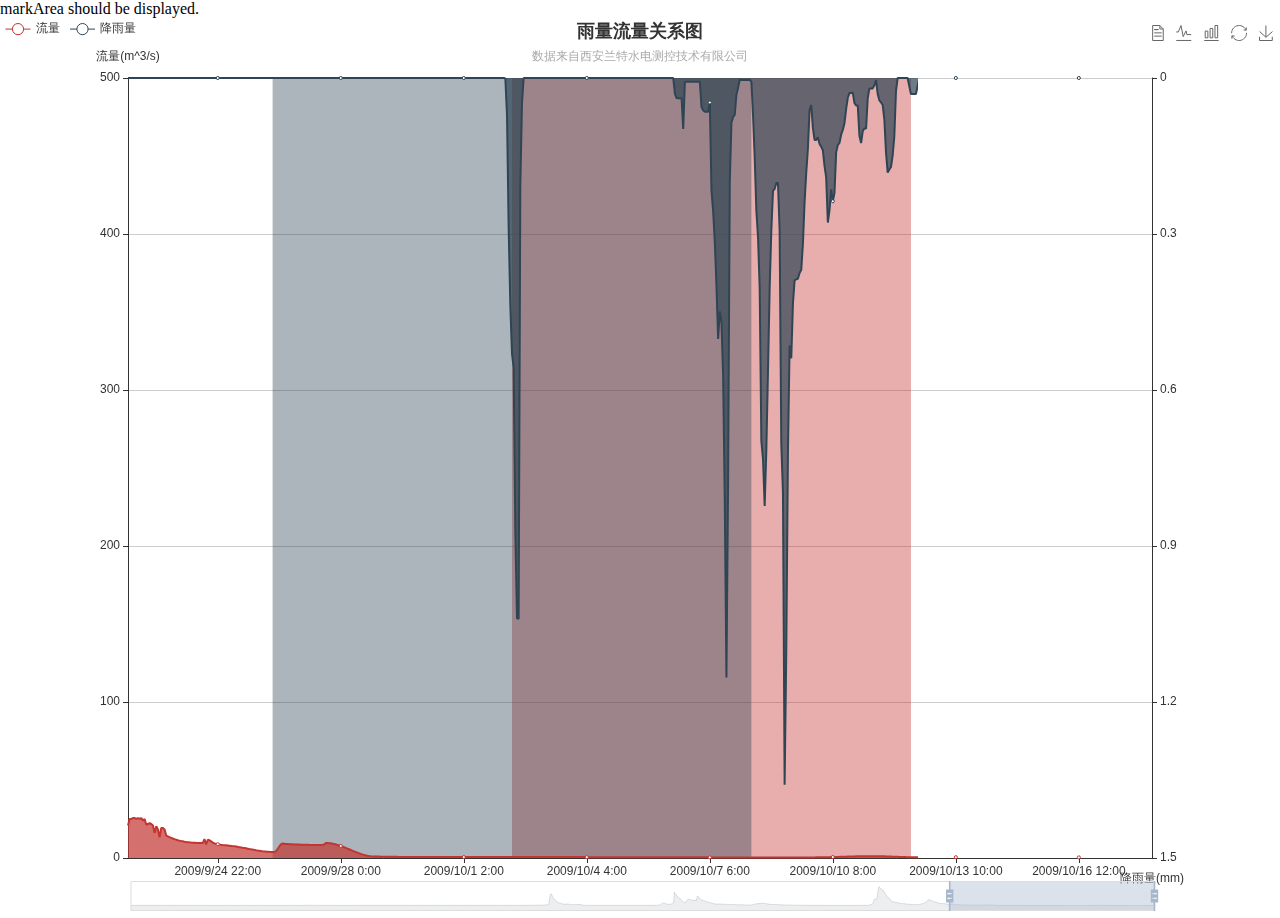
<file: incubator-echarts-4.6.0/test/area2.html>
<!--
Licensed to the Apache Software Foundation (ASF) under one
or more contributor license agreements.  See the NOTICE file
distributed with this work for additional information
regarding copyright ownership.  The ASF licenses this file
to you under the Apache License, Version 2.0 (the
"License"); you may not use this file except in compliance
with the License.  You may obtain a copy of the License at

   http://www.apache.org/licenses/LICENSE-2.0

Unless required by applicable law or agreed to in writing,
software distributed under the License is distributed on an
"AS IS" BASIS, WITHOUT WARRANTIES OR CONDITIONS OF ANY
KIND, either express or implied.  See the License for the
specific language governing permissions and limitations
under the License.
-->

<html>
    <head>
        <meta charset="utf-8">
        <script src="lib/esl.js"></script>
        <script src="lib/config.js"></script>
        <meta name="viewport" content="user-scalable=no,width=device-width,height=device-height">
    </head>
    <body>
        <style>
            html, body, #main {
                width: 100%;
                height: 100%;
                margin: 0;
            }
        </style>
        markArea should be displayed.
        <div id="main"></div>
        <script>

            require([
                'echarts'
                // 'echarts/chart/line',
                // 'echarts/component/legend',
                // 'echarts/component/grid',
                // 'echarts/component/tooltip',
                // 'echarts/component/title',
                // 'echarts/component/dataZoom'
            ], function (echarts) {

                var chart = echarts.init(document.getElementById('main'), null, {

                });

                var sampling = 'none';

                chart.setOption({
                    title : {
                        text: '雨量流量关系图',
                        subtext: '数据来自西安兰特水电测控技术有限公司',
                        x: 'center'
                    },
                    tooltip : {
                        trigger: 'axis',
                        formatter: function(params) {
                            return params[0].name + '<br/>'
                                + (
                                    params[0]
                                    ? params[0].seriesName + ' : ' + params[0].value + ' (m^3/s)<br/>'
                                    : ''
                                )
                                + (
                                    params[1]
                                    ? params[1].seriesName + ' : ' + -params[1].value + ' (mm)'
                                    : ''
                                );
                        },
                        axisPointer: {
                            animation: false
                        }
                    },
                    legend: {
                        data:['流量','降雨量'],
                        x: 'left'
                    },
                    toolbox: {
                        show : true,
                        feature : {
                            mark : {show: true},
                            dataView : {show: true, readOnly: false},
                            magicType : {show: true, type: ['line', 'bar']},
                            restore : {show: true},
                            saveAsImage : {show: true}
                        }
                    },
                    dataZoom: [
                        {
                            show: true,
                            realtime: true,
                            start: 80,
                            end: 100
                        },
                        {
                            type: 'inside',
                            show: true,
                            realtime: true,
                            start: 80,
                            end: 100
                        }
                    ],
                    xAxis : [
                        {
                            type : 'category',
                            boundaryGap : false,
                            axisLine: {onZero: false},
                            data : [
                                '2009/6/12 2:00', '2009/6/12 3:00', '2009/6/12 4:00', '2009/6/12 5:00', '2009/6/12 6:00', '2009/6/12 7:00', '2009/6/12 8:00', '2009/6/12 9:00', '2009/6/12 10:00', '2009/6/12 11:00', '2009/6/12 12:00', '2009/6/12 13:00', '2009/6/12 14:00', '2009/6/12 15:00', '2009/6/12 16:00', '2009/6/12 17:00', '2009/6/12 18:00', '2009/6/12 19:00', '2009/6/12 20:00', '2009/6/12 21:00', '2009/6/12 22:00', '2009/6/12 23:00',
                                '2009/6/13 0:00', '2009/6/13 1:00', '2009/6/13 2:00', '2009/6/13 3:00', '2009/6/13 4:00', '2009/6/13 5:00', '2009/6/13 6:00', '2009/6/13 7:00', '2009/6/13 8:00', '2009/6/13 9:00', '2009/6/13 10:00', '2009/6/13 11:00', '2009/6/13 12:00', '2009/6/13 13:00', '2009/6/13 14:00', '2009/6/13 15:00', '2009/6/13 16:00', '2009/6/13 17:00', '2009/6/13 18:00', '2009/6/13 19:00', '2009/6/13 20:00', '2009/6/13 21:00', '2009/6/13 22:00', '2009/6/13 23:00',
                                '2009/6/14 0:00', '2009/6/14 1:00', '2009/6/14 2:00', '2009/6/14 3:00', '2009/6/14 4:00', '2009/6/14 5:00', '2009/6/14 6:00', '2009/6/14 7:00', '2009/6/14 8:00', '2009/6/14 9:00', '2009/6/14 10:00', '2009/6/14 11:00', '2009/6/14 12:00', '2009/6/14 13:00', '2009/6/14 14:00', '2009/6/14 15:00', '2009/6/14 16:00', '2009/6/14 17:00', '2009/6/14 18:00', '2009/6/14 19:00', '2009/6/14 20:00', '2009/6/14 21:00', '2009/6/14 22:00', '2009/6/14 23:00',
                                '2009/6/15 0:00', '2009/6/15 1:00', '2009/6/15 2:00', '2009/6/15 3:00', '2009/6/15 4:00', '2009/6/15 5:00', '2009/6/15 6:00', '2009/6/15 7:00', '2009/6/15 8:00', '2009/6/15 9:00', '2009/6/15 10:00', '2009/6/15 11:00', '2009/6/15 12:00', '2009/6/15 13:00', '2009/6/15 14:00', '2009/6/15 15:00', '2009/6/15 16:00', '2009/6/15 17:00', '2009/6/15 18:00', '2009/6/15 19:00', '2009/6/15 20:00', '2009/6/15 21:00', '2009/6/15 22:00', '2009/6/15 23:00',
                                '2009/6/15 0:00', '2009/6/16 1:00', '2009/6/16 2:00', '2009/6/16 3:00', '2009/6/16 4:00', '2009/6/16 5:00', '2009/6/16 6:00', '2009/6/16 7:00', '2009/6/16 8:00', '2009/6/16 9:00', '2009/6/16 10:00', '2009/6/16 11:00', '2009/6/16 12:00', '2009/6/16 13:00', '2009/6/16 14:00', '2009/6/16 15:00', '2009/6/16 16:00', '2009/6/16 17:00', '2009/6/16 18:00', '2009/6/16 19:00', '2009/6/16 20:00', '2009/6/16 21:00', '2009/6/16 22:00', '2009/6/16 23:00',
                                '2009/6/15 0:00', '2009/6/17 1:00', '2009/6/17 2:00', '2009/6/17 3:00', '2009/6/17 4:00', '2009/6/17 5:00', '2009/6/17 6:00', '2009/6/17 7:00', '2009/6/17 8:00', '2009/6/17 9:00', '2009/6/17 10:00', '2009/6/17 11:00', '2009/6/17 12:00', '2009/6/17 13:00', '2009/6/17 14:00', '2009/6/17 15:00', '2009/6/17 16:00', '2009/6/17 17:00', '2009/6/17 18:00', '2009/6/17 19:00', '2009/6/17 20:00', '2009/6/17 21:00', '2009/6/17 22:00', '2009/6/17 23:00',
                                '2009/6/18 0:00', '2009/6/18 1:00', '2009/6/18 2:00', '2009/6/18 3:00', '2009/6/18 4:00', '2009/6/18 5:00', '2009/6/18 6:00', '2009/6/18 7:00', '2009/6/18 8:00', '2009/6/18 9:00', '2009/6/18 10:00', '2009/6/18 11:00', '2009/6/18 12:00', '2009/6/18 13:00', '2009/6/18 14:00', '2009/6/18 15:00', '2009/6/18 16:00', '2009/6/18 17:00', '2009/6/18 18:00', '2009/6/18 19:00', '2009/6/18 20:00', '2009/6/18 21:00', '2009/6/18 22:00', '2009/6/18 23:00',
                                '2009/6/15 0:00', '2009/6/19 1:00', '2009/6/19 2:00', '2009/6/19 3:00', '2009/6/19 4:00', '2009/6/19 5:00', '2009/6/19 6:00', '2009/6/19 7:00', '2009/6/19 8:00', '2009/6/19 9:00', '2009/6/19 10:00', '2009/6/19 11:00', '2009/6/19 12:00', '2009/6/19 13:00', '2009/6/19 14:00', '2009/6/19 15:00', '2009/6/19 16:00', '2009/6/19 17:00', '2009/6/19 18:00', '2009/6/19 19:00', '2009/6/19 20:00', '2009/6/19 21:00', '2009/6/19 22:00', '2009/6/19 23:00',
                                '2009/6/20 0:00', '2009/6/20 1:00', '2009/6/20 2:00', '2009/6/20 3:00', '2009/6/20 4:00', '2009/6/20 5:00', '2009/6/20 6:00', '2009/6/20 7:00', '2009/6/20 8:00', '2009/6/20 9:00', '2009/6/20 10:00', '2009/6/20 11:00', '2009/6/20 12:00', '2009/6/20 13:00', '2009/6/20 14:00', '2009/6/20 15:00', '2009/6/20 16:00', '2009/6/20 17:00', '2009/6/20 18:00', '2009/6/20 19:00', '2009/6/20 20:00', '2009/6/20 21:00', '2009/6/20 22:00', '2009/6/20 23:00',
                                '2009/6/21 0:00', '2009/6/21 1:00', '2009/6/21 2:00', '2009/6/21 3:00', '2009/6/21 4:00', '2009/6/21 5:00', '2009/6/21 6:00', '2009/6/21 7:00', '2009/6/21 8:00', '2009/6/21 9:00', '2009/6/21 10:00', '2009/6/21 11:00', '2009/6/21 12:00', '2009/6/21 13:00', '2009/6/21 14:00', '2009/6/21 15:00', '2009/6/21 16:00', '2009/6/21 17:00', '2009/6/21 18:00', '2009/6/21 19:00', '2009/6/21 20:00', '2009/6/21 21:00', '2009/6/21 22:00', '2009/6/21 23:00',
                                '2009/6/22 0:00', '2009/6/22 1:00', '2009/6/22 2:00', '2009/6/22 3:00', '2009/6/22 4:00', '2009/6/22 5:00', '2009/6/22 6:00', '2009/6/22 7:00', '2009/6/22 8:00', '2009/6/22 9:00', '2009/6/22 10:00', '2009/6/22 11:00', '2009/6/22 12:00', '2009/6/22 13:00', '2009/6/22 14:00', '2009/6/22 15:00', '2009/6/22 16:00', '2009/6/22 17:00', '2009/6/22 18:00', '2009/6/22 19:00', '2009/6/22 20:00', '2009/6/22 21:00', '2009/6/22 22:00', '2009/6/22 23:00',
                                '2009/6/23 0:00', '2009/6/23 1:00', '2009/6/23 2:00', '2009/6/23 3:00', '2009/6/23 4:00', '2009/6/23 5:00', '2009/6/23 6:00', '2009/6/23 7:00', '2009/6/23 8:00', '2009/6/23 9:00', '2009/6/23 10:00', '2009/6/23 11:00', '2009/6/23 12:00', '2009/6/23 13:00', '2009/6/23 14:00', '2009/6/23 15:00', '2009/6/23 16:00', '2009/6/23 17:00', '2009/6/23 18:00', '2009/6/23 19:00', '2009/6/23 20:00', '2009/6/23 21:00', '2009/6/23 22:00', '2009/6/23 23:00',
                                '2009/6/24 0:00', '2009/6/24 1:00', '2009/6/24 2:00', '2009/6/24 3:00', '2009/6/24 4:00', '2009/6/24 5:00', '2009/6/24 6:00', '2009/6/24 7:00', '2009/6/24 8:00', '2009/6/24 9:00', '2009/6/24 10:00', '2009/6/24 11:00', '2009/6/24 12:00', '2009/6/24 13:00', '2009/6/24 14:00', '2009/6/24 15:00', '2009/6/24 16:00', '2009/6/24 17:00', '2009/6/24 18:00', '2009/6/24 19:00', '2009/6/24 20:00', '2009/6/24 21:00', '2009/6/24 22:00', '2009/6/24 23:00',
                                '2009/6/25 0:00', '2009/6/25 1:00', '2009/6/25 2:00', '2009/6/25 3:00', '2009/6/25 4:00', '2009/6/25 5:00', '2009/6/25 6:00', '2009/6/25 7:00', '2009/6/25 8:00', '2009/6/25 9:00', '2009/6/25 10:00', '2009/6/25 11:00', '2009/6/25 12:00', '2009/6/25 13:00', '2009/6/25 14:00', '2009/6/25 15:00', '2009/6/25 16:00', '2009/6/25 17:00', '2009/6/25 18:00', '2009/6/25 19:00', '2009/6/25 20:00', '2009/6/25 21:00', '2009/6/25 22:00', '2009/6/25 23:00',
                                '2009/6/26 0:00', '2009/6/26 1:00', '2009/6/26 2:00', '2009/6/26 3:00', '2009/6/26 4:00', '2009/6/26 5:00', '2009/6/26 6:00', '2009/6/26 7:00', '2009/6/26 8:00', '2009/6/26 9:00', '2009/6/26 10:00', '2009/6/26 11:00', '2009/6/26 12:00', '2009/6/26 13:00', '2009/6/26 14:00', '2009/6/26 15:00', '2009/6/26 16:00', '2009/6/26 17:00', '2009/6/26 18:00', '2009/6/26 19:00', '2009/6/26 20:00', '2009/6/26 21:00', '2009/6/26 22:00', '2009/6/26 23:00',
                                '2009/6/27 0:00', '2009/6/27 1:00', '2009/6/27 2:00', '2009/6/27 3:00', '2009/6/27 4:00', '2009/6/27 5:00', '2009/6/27 6:00', '2009/6/27 7:00', '2009/6/27 8:00', '2009/6/27 9:00', '2009/6/27 10:00', '2009/6/27 11:00', '2009/6/27 12:00', '2009/6/27 13:00', '2009/6/27 14:00', '2009/6/27 15:00', '2009/6/27 16:00', '2009/6/27 17:00', '2009/6/27 18:00', '2009/6/27 19:00', '2009/6/27 20:00', '2009/6/27 21:00', '2009/6/27 22:00', '2009/6/27 23:00',
                                '2009/6/28 0:00', '2009/6/28 1:00', '2009/6/28 2:00', '2009/6/28 3:00', '2009/6/28 4:00', '2009/6/28 5:00', '2009/6/28 6:00', '2009/6/28 7:00', '2009/6/28 8:00', '2009/6/28 9:00', '2009/6/28 10:00', '2009/6/28 11:00', '2009/6/28 12:00', '2009/6/28 13:00', '2009/6/28 14:00', '2009/6/28 15:00', '2009/6/28 16:00', '2009/6/28 17:00', '2009/6/28 18:00', '2009/6/28 19:00', '2009/6/28 20:00', '2009/6/28 21:00', '2009/6/28 22:00', '2009/6/28 23:00',
                                '2009/6/29 0:00', '2009/6/29 1:00', '2009/6/29 2:00', '2009/6/29 3:00', '2009/6/29 4:00', '2009/6/29 5:00', '2009/6/29 6:00', '2009/6/29 7:00', '2009/6/29 8:00', '2009/6/29 9:00', '2009/6/29 10:00', '2009/6/29 11:00', '2009/6/29 12:00', '2009/6/29 13:00', '2009/6/29 14:00', '2009/6/29 15:00', '2009/6/29 16:00', '2009/6/29 17:00', '2009/6/29 18:00', '2009/6/29 19:00', '2009/6/29 20:00', '2009/6/29 21:00', '2009/6/29 22:00', '2009/6/29 23:00',
                                '2009/6/30 0:00', '2009/6/30 1:00', '2009/6/30 2:00', '2009/6/30 3:00', '2009/6/30 4:00', '2009/6/30 5:00', '2009/6/30 6:00', '2009/6/30 7:00', '2009/6/30 8:00', '2009/6/30 9:00', '2009/6/30 10:00', '2009/6/30 11:00', '2009/6/30 12:00', '2009/6/30 13:00', '2009/6/30 14:00', '2009/6/30 15:00', '2009/6/30 16:00', '2009/6/30 17:00', '2009/6/30 18:00', '2009/6/30 19:00', '2009/6/30 20:00', '2009/6/30 21:00', '2009/6/30 22:00', '2009/6/30 23:00',
                                '2009/7/1 0:00', '2009/7/1 1:00', '2009/7/1 2:00', '2009/7/1 3:00', '2009/7/1 4:00', '2009/7/1 5:00', '2009/7/1 6:00', '2009/7/1 7:00', '2009/7/1 8:00', '2009/7/1 9:00', '2009/7/1 10:00', '2009/7/1 11:00', '2009/7/1 12:00', '2009/7/1 13:00', '2009/7/1 14:00', '2009/7/1 15:00', '2009/7/1 16:00', '2009/7/1 17:00', '2009/7/1 18:00', '2009/7/1 19:00', '2009/7/1 20:00', '2009/7/1 21:00', '2009/7/1 22:00', '2009/7/1 23:00',
                                '2009/7/2 0:00', '2009/7/2 1:00', '2009/7/2 2:00', '2009/7/2 3:00', '2009/7/2 4:00', '2009/7/2 5:00', '2009/7/2 6:00', '2009/7/2 7:00', '2009/7/2 8:00', '2009/7/2 9:00', '2009/7/2 10:00', '2009/7/2 11:00', '2009/7/2 12:00', '2009/7/2 13:00', '2009/7/2 14:00', '2009/7/2 15:00', '2009/7/2 16:00', '2009/7/2 17:00', '2009/7/2 18:00', '2009/7/2 19:00', '2009/7/2 20:00', '2009/7/2 21:00', '2009/7/2 22:00', '2009/7/2 23:00',
                                '2009/7/3 0:00', '2009/7/3 1:00', '2009/7/3 2:00', '2009/7/3 3:00', '2009/7/3 4:00', '2009/7/3 5:00', '2009/7/3 6:00', '2009/7/3 7:00', '2009/7/3 8:00', '2009/7/3 9:00', '2009/7/3 10:00', '2009/7/3 11:00', '2009/7/3 12:00', '2009/7/3 13:00', '2009/7/3 14:00', '2009/7/3 15:00', '2009/7/3 16:00', '2009/7/3 17:00', '2009/7/3 18:00', '2009/7/3 19:00', '2009/7/3 20:00', '2009/7/3 21:00', '2009/7/3 22:00', '2009/7/3 23:00',
                                '2009/7/4 0:00', '2009/7/4 1:00', '2009/7/4 2:00', '2009/7/4 3:00', '2009/7/4 4:00', '2009/7/4 5:00', '2009/7/4 6:00', '2009/7/4 7:00', '2009/7/4 8:00', '2009/7/4 9:00', '2009/7/4 10:00', '2009/7/4 11:00', '2009/7/4 12:00', '2009/7/4 13:00', '2009/7/4 14:00', '2009/7/4 15:00', '2009/7/4 16:00', '2009/7/4 17:00', '2009/7/4 18:00', '2009/7/4 19:00', '2009/7/4 20:00', '2009/7/4 21:00', '2009/7/4 22:00', '2009/7/4 23:00',
                                '2009/7/5 0:00', '2009/7/5 1:00', '2009/7/5 2:00', '2009/7/5 3:00', '2009/7/5 4:00', '2009/7/5 5:00', '2009/7/5 6:00', '2009/7/5 7:00', '2009/7/5 8:00', '2009/7/5 9:00', '2009/7/5 10:00', '2009/7/5 11:00', '2009/7/5 12:00', '2009/7/5 13:00', '2009/7/5 14:00', '2009/7/5 15:00', '2009/7/5 16:00', '2009/7/5 17:00', '2009/7/5 18:00', '2009/7/5 19:00', '2009/7/5 20:00', '2009/7/5 21:00', '2009/7/5 22:00', '2009/7/5 23:00',
                                '2009/7/6 0:00', '2009/7/6 1:00', '2009/7/6 2:00', '2009/7/6 3:00', '2009/7/6 4:00', '2009/7/6 5:00', '2009/7/6 6:00', '2009/7/6 7:00', '2009/7/6 8:00', '2009/7/6 9:00', '2009/7/6 10:00', '2009/7/6 11:00', '2009/7/6 12:00', '2009/7/6 13:00', '2009/7/6 14:00', '2009/7/6 15:00', '2009/7/6 16:00', '2009/7/6 17:00', '2009/7/6 18:00', '2009/7/6 19:00', '2009/7/6 20:00', '2009/7/6 21:00', '2009/7/6 22:00', '2009/7/6 23:00',
                                '2009/7/7 0:00', '2009/7/7 1:00', '2009/7/7 2:00', '2009/7/7 3:00', '2009/7/7 4:00', '2009/7/7 5:00', '2009/7/7 6:00', '2009/7/7 7:00', '2009/7/7 8:00', '2009/7/7 9:00', '2009/7/7 10:00', '2009/7/7 11:00', '2009/7/7 12:00', '2009/7/7 13:00', '2009/7/7 14:00', '2009/7/7 15:00', '2009/7/7 16:00', '2009/7/7 17:00', '2009/7/7 18:00', '2009/7/7 19:00', '2009/7/7 20:00', '2009/7/7 21:00', '2009/7/7 22:00', '2009/7/7 23:00',
                                '2009/7/8 0:00', '2009/7/8 1:00', '2009/7/8 2:00', '2009/7/8 3:00', '2009/7/8 4:00', '2009/7/8 5:00', '2009/7/8 6:00', '2009/7/8 7:00', '2009/7/8 8:00', '2009/7/8 9:00', '2009/7/8 10:00', '2009/7/8 11:00', '2009/7/8 12:00', '2009/7/8 13:00', '2009/7/8 14:00', '2009/7/8 15:00', '2009/7/8 16:00', '2009/7/8 17:00', '2009/7/8 18:00', '2009/7/8 19:00', '2009/7/8 20:00', '2009/7/8 21:00', '2009/7/8 22:00', '2009/7/8 23:00',
                                '2009/7/9 0:00', '2009/7/9 1:00', '2009/7/9 2:00', '2009/7/9 3:00', '2009/7/9 4:00', '2009/7/9 5:00', '2009/7/9 6:00', '2009/7/9 7:00', '2009/7/9 8:00', '2009/7/9 9:00', '2009/7/9 10:00', '2009/7/9 11:00', '2009/7/9 12:00', '2009/7/9 13:00', '2009/7/9 14:00', '2009/7/9 15:00', '2009/7/9 16:00', '2009/7/9 17:00', '2009/7/9 18:00', '2009/7/9 19:00', '2009/7/9 20:00', '2009/7/9 21:00', '2009/7/9 22:00', '2009/7/9 23:00',
                                '2009/7/10 0:00', '2009/7/10 1:00', '2009/7/10 2:00', '2009/7/10 3:00', '2009/7/10 4:00', '2009/7/10 5:00', '2009/7/10 6:00', '2009/7/10 7:00', '2009/7/10 8:00', '2009/7/10 9:00', '2009/7/10 10:00', '2009/7/10 11:00', '2009/7/10 12:00', '2009/7/10 13:00', '2009/7/10 14:00', '2009/7/10 15:00', '2009/7/10 16:00', '2009/7/10 17:00', '2009/7/10 18:00', '2009/7/10 19:00', '2009/7/10 20:00', '2009/7/10 21:00', '2009/7/10 22:00', '2009/7/10 23:00',
                                '2009/7/11 0:00', '2009/7/11 1:00', '2009/7/11 2:00', '2009/7/11 3:00', '2009/7/11 4:00', '2009/7/11 5:00', '2009/7/11 6:00', '2009/7/11 7:00', '2009/7/11 8:00', '2009/7/11 9:00', '2009/7/11 10:00', '2009/7/11 11:00', '2009/7/11 12:00', '2009/7/11 13:00', '2009/7/11 14:00', '2009/7/11 15:00', '2009/7/11 16:00', '2009/7/11 17:00', '2009/7/11 18:00', '2009/7/11 19:00', '2009/7/11 20:00', '2009/7/11 21:00', '2009/7/11 22:00', '2009/7/11 23:00',
                                '2009/7/12 0:00', '2009/7/12 1:00', '2009/7/12 2:00', '2009/7/12 3:00', '2009/7/12 4:00', '2009/7/12 5:00', '2009/7/12 6:00', '2009/7/12 7:00', '2009/7/12 8:00', '2009/7/12 9:00', '2009/7/12 10:00', '2009/7/12 11:00', '2009/7/12 12:00', '2009/7/12 13:00', '2009/7/12 14:00', '2009/7/12 15:00', '2009/7/12 16:00', '2009/7/12 17:00', '2009/7/12 18:00', '2009/7/12 19:00', '2009/7/12 20:00', '2009/7/12 21:00', '2009/7/12 22:00', '2009/7/12 23:00',
                                '2009/7/13 0:00', '2009/7/13 1:00', '2009/7/13 2:00', '2009/7/13 3:00', '2009/7/13 4:00', '2009/7/13 5:00', '2009/7/13 6:00', '2009/7/13 7:00', '2009/7/13 8:00', '2009/7/13 9:00', '2009/7/13 10:00', '2009/7/13 11:00', '2009/7/13 12:00', '2009/7/13 13:00', '2009/7/13 14:00', '2009/7/13 15:00', '2009/7/13 16:00', '2009/7/13 17:00', '2009/7/13 18:00', '2009/7/13 19:00', '2009/7/13 20:00', '2009/7/13 21:00', '2009/7/13 22:00', '2009/7/13 23:00',
                                '2009/7/14 0:00', '2009/7/14 1:00', '2009/7/14 2:00', '2009/7/14 3:00', '2009/7/14 4:00', '2009/7/14 5:00', '2009/7/14 6:00', '2009/7/14 7:00', '2009/7/14 8:00', '2009/7/14 9:00', '2009/7/14 10:00', '2009/7/14 11:00', '2009/7/14 12:00', '2009/7/14 13:00', '2009/7/14 14:00', '2009/7/14 15:00', '2009/7/14 16:00', '2009/7/14 17:00', '2009/7/14 18:00', '2009/7/14 19:00', '2009/7/14 20:00', '2009/7/14 21:00', '2009/7/14 22:00', '2009/7/14 23:00',
                                '2009/7/15 0:00', '2009/7/15 1:00', '2009/7/15 2:00', '2009/7/15 3:00', '2009/7/15 4:00', '2009/7/15 5:00', '2009/7/15 6:00', '2009/7/15 7:00', '2009/7/15 8:00', '2009/7/15 9:00', '2009/7/15 10:00', '2009/7/15 11:00', '2009/7/15 12:00', '2009/7/15 13:00', '2009/7/15 14:00', '2009/7/15 15:00', '2009/7/15 16:00', '2009/7/15 17:00', '2009/7/15 18:00', '2009/7/15 19:00', '2009/7/15 20:00', '2009/7/15 21:00', '2009/7/15 22:00', '2009/7/15 23:00',
                                '2009/7/16 0:00', '2009/7/16 1:00', '2009/7/16 2:00', '2009/7/16 3:00', '2009/7/16 4:00', '2009/7/16 5:00', '2009/7/16 6:00', '2009/7/16 7:00', '2009/7/16 8:00', '2009/7/16 9:00', '2009/7/16 10:00', '2009/7/16 11:00', '2009/7/16 12:00', '2009/7/16 13:00', '2009/7/16 14:00', '2009/7/16 15:00', '2009/7/16 16:00', '2009/7/16 17:00', '2009/7/16 18:00', '2009/7/16 19:00', '2009/7/16 20:00', '2009/7/16 21:00', '2009/7/16 22:00', '2009/7/16 23:00',
                                '2009/7/17 0:00', '2009/7/17 1:00', '2009/7/17 2:00', '2009/7/17 3:00', '2009/7/17 4:00', '2009/7/17 5:00', '2009/7/17 6:00', '2009/7/17 7:00', '2009/7/17 8:00', '2009/7/17 9:00', '2009/7/17 10:00', '2009/7/17 11:00', '2009/7/17 12:00', '2009/7/17 13:00', '2009/7/17 14:00', '2009/7/17 15:00', '2009/7/17 16:00', '2009/7/17 17:00', '2009/7/17 18:00', '2009/7/17 19:00', '2009/7/17 20:00', '2009/7/17 21:00', '2009/7/17 22:00', '2009/7/17 23:00',
                                '2009/7/18 0:00', '2009/7/18 1:00', '2009/7/18 2:00', '2009/7/18 3:00', '2009/7/18 4:00', '2009/7/18 5:00', '2009/7/18 6:00', '2009/7/18 7:00', '2009/7/18 8:00', '2009/7/18 9:00', '2009/7/18 10:00', '2009/7/18 11:00', '2009/7/18 12:00', '2009/7/18 13:00', '2009/7/18 14:00', '2009/7/18 15:00', '2009/7/18 16:00', '2009/7/18 17:00', '2009/7/18 18:00', '2009/7/18 19:00', '2009/7/18 20:00', '2009/7/18 21:00', '2009/7/18 22:00', '2009/7/18 23:00',
                                '2009/7/19 0:00', '2009/7/19 1:00', '2009/7/19 2:00', '2009/7/19 3:00', '2009/7/19 4:00', '2009/7/19 5:00', '2009/7/19 6:00', '2009/7/19 7:00', '2009/7/19 8:00', '2009/7/19 9:00', '2009/7/19 10:00', '2009/7/19 11:00', '2009/7/19 12:00', '2009/7/19 13:00', '2009/7/19 14:00', '2009/7/19 15:00', '2009/7/19 16:00', '2009/7/19 17:00', '2009/7/19 18:00', '2009/7/19 19:00', '2009/7/19 20:00', '2009/7/19 21:00', '2009/7/19 22:00', '2009/7/19 23:00',
                                '2009/7/20 0:00', '2009/7/20 1:00', '2009/7/20 2:00', '2009/7/20 3:00', '2009/7/20 4:00', '2009/7/20 5:00', '2009/7/20 6:00', '2009/7/20 7:00', '2009/7/20 8:00', '2009/7/20 9:00', '2009/7/20 10:00', '2009/7/20 11:00', '2009/7/20 12:00', '2009/7/20 13:00', '2009/7/20 14:00', '2009/7/20 15:00', '2009/7/20 16:00', '2009/7/20 17:00', '2009/7/20 18:00', '2009/7/20 19:00', '2009/7/20 20:00', '2009/7/20 21:00', '2009/7/20 22:00', '2009/7/20 23:00',
                                '2009/7/21 0:00', '2009/7/21 1:00', '2009/7/21 2:00', '2009/7/21 3:00', '2009/7/21 4:00', '2009/7/21 5:00', '2009/7/21 6:00', '2009/7/21 7:00', '2009/7/21 8:00', '2009/7/21 9:00', '2009/7/21 10:00', '2009/7/21 11:00', '2009/7/21 12:00', '2009/7/21 13:00', '2009/7/21 14:00', '2009/7/21 15:00', '2009/7/21 16:00', '2009/7/21 17:00', '2009/7/21 18:00', '2009/7/21 19:00', '2009/7/21 20:00', '2009/7/21 21:00', '2009/7/21 22:00', '2009/7/21 23:00',
                                '2009/7/22 0:00', '2009/7/22 1:00', '2009/7/22 2:00', '2009/7/22 3:00', '2009/7/22 4:00', '2009/7/22 5:00', '2009/7/22 6:00', '2009/7/22 7:00', '2009/7/22 8:00', '2009/7/22 9:00', '2009/7/22 10:00', '2009/7/22 11:00', '2009/7/22 12:00', '2009/7/22 13:00', '2009/7/22 14:00', '2009/7/22 15:00', '2009/7/22 16:00', '2009/7/22 17:00', '2009/7/22 18:00', '2009/7/22 19:00', '2009/7/22 20:00', '2009/7/22 21:00', '2009/7/22 22:00', '2009/7/22 23:00',
                                '2009/7/23 0:00', '2009/7/23 1:00', '2009/7/23 2:00', '2009/7/23 3:00', '2009/7/23 4:00', '2009/7/23 5:00', '2009/7/23 6:00', '2009/7/23 7:00', '2009/7/23 8:00', '2009/7/23 9:00', '2009/7/23 10:00', '2009/7/23 11:00', '2009/7/23 12:00', '2009/7/23 13:00', '2009/7/23 14:00', '2009/7/23 15:00', '2009/7/23 16:00', '2009/7/23 17:00', '2009/7/23 18:00', '2009/7/23 19:00', '2009/7/23 20:00', '2009/7/23 21:00', '2009/7/23 22:00', '2009/7/23 23:00',
                                '2009/7/24 0:00', '2009/7/24 1:00', '2009/7/24 2:00', '2009/7/24 3:00', '2009/7/24 4:00', '2009/7/24 5:00', '2009/7/24 6:00', '2009/7/24 7:00', '2009/7/24 8:00', '2009/7/24 9:00', '2009/7/24 10:00', '2009/7/24 11:00', '2009/7/24 12:00', '2009/7/24 13:00', '2009/7/24 14:00', '2009/7/24 15:00', '2009/7/24 16:00', '2009/7/24 17:00', '2009/7/24 18:00', '2009/7/24 19:00', '2009/7/24 20:00', '2009/7/24 21:00', '2009/7/24 22:00', '2009/7/24 23:00',
                                '2009/7/25 0:00', '2009/7/25 1:00', '2009/7/25 2:00', '2009/7/25 3:00', '2009/7/25 4:00', '2009/7/25 5:00', '2009/7/25 6:00', '2009/7/25 7:00', '2009/7/25 8:00', '2009/7/25 9:00', '2009/7/25 10:00', '2009/7/25 11:00', '2009/7/25 12:00', '2009/7/25 13:00', '2009/7/25 14:00', '2009/7/25 15:00', '2009/7/25 16:00', '2009/7/25 17:00', '2009/7/25 18:00', '2009/7/25 19:00', '2009/7/25 20:00', '2009/7/25 21:00', '2009/7/25 22:00', '2009/7/25 23:00',
                                '2009/7/26 0:00', '2009/7/26 1:00', '2009/7/26 2:00', '2009/7/26 3:00', '2009/7/26 4:00', '2009/7/26 5:00', '2009/7/26 6:00', '2009/7/26 7:00', '2009/7/26 8:00', '2009/7/26 9:00', '2009/7/26 10:00', '2009/7/26 11:00', '2009/7/26 12:00', '2009/7/26 13:00', '2009/7/26 14:00', '2009/7/26 15:00', '2009/7/26 16:00', '2009/7/26 17:00', '2009/7/26 18:00', '2009/7/26 19:00', '2009/7/26 20:00', '2009/7/26 21:00', '2009/7/26 22:00', '2009/7/26 23:00',
                                '2009/7/27 0:00', '2009/7/27 1:00', '2009/7/27 2:00', '2009/7/27 3:00', '2009/7/27 4:00', '2009/7/27 5:00', '2009/7/27 6:00', '2009/7/27 7:00', '2009/7/27 8:00', '2009/7/27 9:00', '2009/7/27 10:00', '2009/7/27 11:00', '2009/7/27 12:00', '2009/7/27 13:00', '2009/7/27 14:00', '2009/7/27 15:00', '2009/7/27 16:00', '2009/7/27 17:00', '2009/7/27 18:00', '2009/7/27 19:00', '2009/7/27 20:00', '2009/7/27 21:00', '2009/7/27 22:00', '2009/7/27 23:00',
                                '2009/7/28 0:00', '2009/7/28 1:00', '2009/7/28 2:00', '2009/7/28 3:00', '2009/7/28 4:00', '2009/7/28 5:00', '2009/7/28 6:00', '2009/7/28 7:00', '2009/7/28 8:00', '2009/7/28 9:00', '2009/7/28 10:00', '2009/7/28 11:00', '2009/7/28 12:00', '2009/7/28 13:00', '2009/7/28 14:00', '2009/7/28 15:00', '2009/7/28 16:00', '2009/7/28 17:00', '2009/7/28 18:00', '2009/7/28 19:00', '2009/7/28 20:00', '2009/7/28 21:00', '2009/7/28 22:00', '2009/7/28 23:00',
                                '2009/7/29 0:00', '2009/7/29 1:00', '2009/7/29 2:00', '2009/7/29 3:00', '2009/7/29 4:00', '2009/7/29 5:00', '2009/7/29 6:00', '2009/7/29 7:00', '2009/7/29 8:00', '2009/7/29 9:00', '2009/7/29 10:00', '2009/7/29 11:00', '2009/7/29 12:00', '2009/7/29 13:00', '2009/7/29 14:00', '2009/7/29 15:00', '2009/7/29 16:00', '2009/7/29 17:00', '2009/7/29 18:00', '2009/7/29 19:00', '2009/7/29 20:00', '2009/7/29 21:00', '2009/7/29 22:00', '2009/7/29 23:00',
                                '2009/7/30 0:00', '2009/7/30 1:00', '2009/7/30 2:00', '2009/7/30 3:00', '2009/7/30 4:00', '2009/7/30 5:00', '2009/7/30 6:00', '2009/7/30 7:00', '2009/7/30 8:00', '2009/7/30 9:00', '2009/7/30 10:00', '2009/7/30 11:00', '2009/7/30 12:00', '2009/7/30 13:00', '2009/7/30 14:00', '2009/7/30 15:00', '2009/7/30 16:00', '2009/7/30 17:00', '2009/7/30 18:00', '2009/7/30 19:00', '2009/7/30 20:00', '2009/7/30 21:00', '2009/7/30 22:00', '2009/7/30 23:00',
                                '2009/7/31 0:00', '2009/7/31 1:00', '2009/7/31 2:00', '2009/7/31 3:00', '2009/7/31 4:00', '2009/7/31 5:00', '2009/7/31 6:00', '2009/7/31 7:00', '2009/7/31 8:00', '2009/7/31 9:00', '2009/7/31 10:00', '2009/7/31 11:00', '2009/7/31 12:00', '2009/7/31 13:00', '2009/7/31 14:00', '2009/7/31 15:00', '2009/7/31 16:00', '2009/7/31 17:00', '2009/7/31 18:00', '2009/7/31 19:00', '2009/7/31 20:00', '2009/7/31 21:00', '2009/7/31 22:00', '2009/7/31 23:00',
                                '2009/8/1 0:00', '2009/8/1 1:00', '2009/8/1 2:00', '2009/8/1 3:00', '2009/8/1 4:00', '2009/8/1 5:00', '2009/8/1 6:00', '2009/8/1 7:00', '2009/8/1 8:00', '2009/8/1 9:00', '2009/8/1 10:00', '2009/8/1 11:00', '2009/8/1 12:00', '2009/8/1 13:00', '2009/8/1 14:00', '2009/8/1 15:00', '2009/8/1 16:00', '2009/8/1 17:00', '2009/8/1 18:00', '2009/8/1 19:00', '2009/8/1 20:00', '2009/8/1 21:00', '2009/8/1 22:00', '2009/8/1 23:00', '2009/8/2 0:00', '2009/8/2 1:00', '2009/8/2 2:00', '2009/8/2 3:00', '2009/8/2 4:00', '2009/8/2 5:00', '2009/8/2 6:00', '2009/8/2 7:00', '2009/8/2 8:00', '2009/8/2 9:00', '2009/8/2 10:00', '2009/8/2 11:00', '2009/8/2 12:00', '2009/8/2 13:00', '2009/8/2 14:00', '2009/8/2 15:00', '2009/8/2 16:00', '2009/8/2 17:00', '2009/8/2 18:00', '2009/8/2 19:00', '2009/8/2 20:00', '2009/8/2 21:00', '2009/8/2 22:00', '2009/8/2 23:00', '2009/8/3 0:00', '2009/8/3 1:00', '2009/8/3 2:00', '2009/8/3 3:00', '2009/8/3 4:00', '2009/8/3 5:00', '2009/8/3 6:00', '2009/8/3 7:00', '2009/8/3 8:00', '2009/8/3 9:00', '2009/8/3 10:00', '2009/8/3 11:00', '2009/8/3 12:00', '2009/8/3 13:00', '2009/8/3 14:00', '2009/8/3 15:00', '2009/8/3 16:00', '2009/8/3 17:00', '2009/8/3 18:00', '2009/8/3 19:00', '2009/8/3 20:00', '2009/8/3 21:00', '2009/8/3 22:00', '2009/8/3 23:00', '2009/8/4 0:00', '2009/8/4 1:00', '2009/8/4 2:00', '2009/8/4 3:00', '2009/8/4 4:00', '2009/8/4 5:00', '2009/8/4 6:00', '2009/8/4 7:00', '2009/8/4 8:00', '2009/8/4 9:00', '2009/8/4 10:00', '2009/8/4 11:00', '2009/8/4 12:00', '2009/8/4 13:00', '2009/8/4 14:00', '2009/8/4 15:00', '2009/8/4 16:00', '2009/8/4 17:00', '2009/8/4 18:00', '2009/8/4 19:00', '2009/8/4 20:00', '2009/8/4 21:00', '2009/8/4 22:00', '2009/8/4 23:00', '2009/8/5 0:00', '2009/8/5 1:00', '2009/8/5 2:00', '2009/8/5 3:00', '2009/8/5 4:00', '2009/8/5 5:00', '2009/8/5 6:00', '2009/8/5 7:00', '2009/8/5 8:00', '2009/8/5 9:00', '2009/8/5 10:00', '2009/8/5 11:00', '2009/8/5 12:00', '2009/8/5 13:00', '2009/8/5 14:00', '2009/8/5 15:00', '2009/8/5 16:00', '2009/8/5 17:00', '2009/8/5 18:00', '2009/8/5 19:00', '2009/8/5 20:00', '2009/8/5 21:00', '2009/8/5 22:00', '2009/8/5 23:00', '2009/8/6 0:00', '2009/8/6 1:00', '2009/8/6 2:00', '2009/8/6 3:00', '2009/8/6 4:00', '2009/8/6 5:00', '2009/8/6 6:00', '2009/8/6 7:00', '2009/8/6 8:00', '2009/8/6 9:00', '2009/8/6 10:00', '2009/8/6 11:00', '2009/8/6 12:00', '2009/8/6 13:00', '2009/8/6 14:00', '2009/8/6 15:00', '2009/8/6 16:00', '2009/8/6 17:00', '2009/8/6 18:00', '2009/8/6 19:00', '2009/8/6 20:00', '2009/8/6 21:00', '2009/8/6 22:00', '2009/8/6 23:00', '2009/8/7 0:00', '2009/8/7 1:00', '2009/8/7 2:00', '2009/8/7 3:00', '2009/8/7 4:00', '2009/8/7 5:00', '2009/8/7 6:00', '2009/8/7 7:00', '2009/8/7 8:00', '2009/8/7 9:00', '2009/8/7 10:00', '2009/8/7 11:00', '2009/8/7 12:00', '2009/8/7 13:00', '2009/8/7 14:00', '2009/8/7 15:00', '2009/8/7 16:00', '2009/8/7 17:00', '2009/8/7 18:00', '2009/8/7 19:00', '2009/8/7 20:00', '2009/8/7 21:00', '2009/8/7 22:00', '2009/8/7 23:00', '2009/8/8 0:00', '2009/8/8 1:00', '2009/8/8 2:00', '2009/8/8 3:00', '2009/8/8 4:00', '2009/8/8 5:00', '2009/8/8 6:00', '2009/8/8 7:00', '2009/8/8 8:00', '2009/8/8 9:00', '2009/8/8 10:00', '2009/8/8 11:00', '2009/8/8 12:00', '2009/8/8 13:00', '2009/8/8 14:00', '2009/8/8 15:00', '2009/8/8 16:00', '2009/8/8 17:00', '2009/8/8 18:00', '2009/8/8 19:00', '2009/8/8 20:00', '2009/8/8 21:00', '2009/8/8 22:00', '2009/8/8 23:00', '2009/8/9 0:00', '2009/8/9 1:00', '2009/8/9 2:00', '2009/8/9 3:00', '2009/8/9 4:00', '2009/8/9 5:00', '2009/8/9 6:00', '2009/8/9 7:00', '2009/8/9 8:00', '2009/8/9 9:00', '2009/8/9 10:00', '2009/8/9 11:00', '2009/8/9 12:00', '2009/8/9 13:00', '2009/8/9 14:00', '2009/8/9 15:00', '2009/8/9 16:00', '2009/8/9 17:00', '2009/8/9 18:00', '2009/8/9 19:00', '2009/8/9 20:00', '2009/8/9 21:00', '2009/8/9 22:00', '2009/8/9 23:00', '2009/8/10 0:00', '2009/8/10 1:00', '2009/8/10 2:00', '2009/8/10 3:00', '2009/8/10 4:00', '2009/8/10 5:00', '2009/8/10 6:00', '2009/8/10 7:00', '2009/8/10 8:00', '2009/8/10 9:00', '2009/8/10 10:00', '2009/8/10 11:00', '2009/8/10 12:00', '2009/8/10 13:00', '2009/8/10 14:00', '2009/8/10 15:00', '2009/8/10 16:00', '2009/8/10 17:00', '2009/8/10 18:00', '2009/8/10 19:00', '2009/8/10 20:00', '2009/8/10 21:00', '2009/8/10 22:00', '2009/8/10 23:00', '2009/8/11 0:00', '2009/8/11 1:00', '2009/8/11 2:00', '2009/8/11 3:00', '2009/8/11 4:00', '2009/8/11 5:00', '2009/8/11 6:00', '2009/8/11 7:00', '2009/8/11 8:00', '2009/8/11 9:00', '2009/8/11 10:00', '2009/8/11 11:00', '2009/8/11 12:00', '2009/8/11 13:00', '2009/8/11 14:00', '2009/8/11 15:00', '2009/8/11 16:00', '2009/8/11 17:00', '2009/8/11 18:00', '2009/8/11 19:00', '2009/8/11 20:00', '2009/8/11 21:00', '2009/8/11 22:00', '2009/8/11 23:00', '2009/8/12 0:00', '2009/8/12 1:00', '2009/8/12 2:00', '2009/8/12 3:00', '2009/8/12 4:00', '2009/8/12 5:00', '2009/8/12 6:00', '2009/8/12 7:00', '2009/8/12 8:00', '2009/8/12 9:00', '2009/8/12 10:00', '2009/8/12 11:00', '2009/8/12 12:00', '2009/8/12 13:00', '2009/8/12 14:00', '2009/8/12 15:00', '2009/8/12 16:00', '2009/8/12 17:00', '2009/8/12 18:00', '2009/8/12 19:00', '2009/8/12 20:00', '2009/8/12 21:00', '2009/8/12 22:00', '2009/8/12 23:00', '2009/8/13 0:00', '2009/8/13 1:00', '2009/8/13 2:00', '2009/8/13 3:00', '2009/8/13 4:00', '2009/8/13 5:00', '2009/8/13 6:00', '2009/8/13 7:00', '2009/8/13 8:00', '2009/8/13 9:00', '2009/8/13 10:00', '2009/8/13 11:00', '2009/8/13 12:00', '2009/8/13 13:00', '2009/8/13 14:00', '2009/8/13 15:00', '2009/8/13 16:00', '2009/8/13 17:00', '2009/8/13 18:00', '2009/8/13 19:00', '2009/8/13 20:00', '2009/8/13 21:00', '2009/8/13 22:00', '2009/8/13 23:00', '2009/8/14 0:00', '2009/8/14 1:00', '2009/8/14 2:00', '2009/8/14 3:00', '2009/8/14 4:00', '2009/8/14 5:00', '2009/8/14 6:00', '2009/8/14 7:00', '2009/8/14 8:00', '2009/8/14 9:00', '2009/8/14 10:00', '2009/8/14 11:00', '2009/8/14 12:00', '2009/8/14 13:00', '2009/8/14 14:00', '2009/8/14 15:00', '2009/8/14 16:00', '2009/8/14 17:00', '2009/8/14 18:00', '2009/8/14 19:00', '2009/8/14 20:00', '2009/8/14 21:00', '2009/8/14 22:00', '2009/8/14 23:00', '2009/8/15 0:00', '2009/8/15 1:00', '2009/8/15 2:00', '2009/8/15 3:00', '2009/8/15 4:00', '2009/8/15 5:00', '2009/8/15 6:00', '2009/8/15 7:00', '2009/8/15 8:00', '2009/8/15 9:00', '2009/8/15 10:00', '2009/8/15 11:00', '2009/8/15 12:00', '2009/8/15 13:00', '2009/8/15 14:00', '2009/8/15 15:00', '2009/8/15 16:00', '2009/8/15 17:00', '2009/8/15 18:00', '2009/8/15 19:00', '2009/8/15 20:00', '2009/8/15 21:00', '2009/8/15 22:00', '2009/8/15 23:00', '2009/8/16 0:00', '2009/8/16 1:00', '2009/8/16 2:00', '2009/8/16 3:00', '2009/8/16 4:00', '2009/8/16 5:00', '2009/8/16 6:00', '2009/8/16 7:00', '2009/8/16 8:00', '2009/8/16 9:00', '2009/8/16 10:00', '2009/8/16 11:00', '2009/8/16 12:00', '2009/8/16 13:00', '2009/8/16 14:00', '2009/8/16 15:00', '2009/8/16 16:00', '2009/8/16 17:00', '2009/8/16 18:00', '2009/8/16 19:00', '2009/8/16 20:00', '2009/8/16 21:00', '2009/8/16 22:00', '2009/8/16 23:00', '2009/8/17 0:00', '2009/8/17 1:00', '2009/8/17 2:00', '2009/8/17 3:00', '2009/8/17 4:00', '2009/8/17 5:00', '2009/8/17 6:00', '2009/8/17 7:00', '2009/8/17 8:00', '2009/8/17 9:00', '2009/8/17 10:00', '2009/8/17 11:00', '2009/8/17 12:00', '2009/8/17 13:00', '2009/8/17 14:00', '2009/8/17 15:00', '2009/8/17 16:00', '2009/8/17 17:00', '2009/8/17 18:00', '2009/8/17 19:00', '2009/8/17 20:00', '2009/8/17 21:00', '2009/8/17 22:00', '2009/8/17 23:00', '2009/8/18 0:00', '2009/8/18 1:00', '2009/8/18 2:00', '2009/8/18 3:00', '2009/8/18 4:00', '2009/8/18 5:00', '2009/8/18 6:00', '2009/8/18 7:00', '2009/8/18 8:00', '2009/8/18 9:00', '2009/8/18 10:00', '2009/8/18 11:00', '2009/8/18 12:00', '2009/8/18 13:00', '2009/8/18 14:00', '2009/8/18 15:00', '2009/8/18 16:00', '2009/8/18 17:00', '2009/8/18 18:00', '2009/8/18 19:00', '2009/8/18 20:00', '2009/8/18 21:00', '2009/8/18 22:00', '2009/8/18 23:00', '2009/8/19 0:00', '2009/8/19 1:00', '2009/8/19 2:00', '2009/8/19 3:00', '2009/8/19 4:00', '2009/8/19 5:00', '2009/8/19 6:00', '2009/8/19 7:00', '2009/8/19 8:00', '2009/8/19 9:00', '2009/8/19 10:00', '2009/8/19 11:00', '2009/8/19 12:00', '2009/8/19 13:00', '2009/8/19 14:00', '2009/8/19 15:00', '2009/8/19 16:00', '2009/8/19 17:00', '2009/8/19 18:00', '2009/8/19 19:00', '2009/8/19 20:00', '2009/8/19 21:00', '2009/8/19 22:00', '2009/8/19 23:00', '2009/8/20 0:00', '2009/8/20 1:00', '2009/8/20 2:00', '2009/8/20 3:00', '2009/8/20 4:00', '2009/8/20 5:00', '2009/8/20 6:00', '2009/8/20 7:00', '2009/8/20 8:00', '2009/8/20 9:00', '2009/8/20 10:00', '2009/8/20 11:00', '2009/8/20 12:00', '2009/8/20 13:00', '2009/8/20 14:00', '2009/8/20 15:00', '2009/8/20 16:00', '2009/8/20 17:00', '2009/8/20 18:00', '2009/8/20 19:00', '2009/8/20 20:00', '2009/8/20 21:00', '2009/8/20 22:00', '2009/8/20 23:00', '2009/8/21 0:00', '2009/8/21 1:00', '2009/8/21 2:00', '2009/8/21 3:00', '2009/8/21 4:00', '2009/8/21 5:00', '2009/8/21 6:00', '2009/8/21 7:00', '2009/8/21 8:00', '2009/8/21 9:00', '2009/8/21 10:00', '2009/8/21 11:00', '2009/8/21 12:00', '2009/8/21 13:00', '2009/8/21 14:00', '2009/8/21 15:00', '2009/8/21 16:00', '2009/8/21 17:00', '2009/8/21 18:00', '2009/8/21 19:00', '2009/8/21 20:00', '2009/8/21 21:00', '2009/8/21 22:00', '2009/8/21 23:00', '2009/8/22 0:00', '2009/8/22 1:00', '2009/8/22 2:00', '2009/8/22 3:00', '2009/8/22 4:00', '2009/8/22 5:00', '2009/8/22 6:00', '2009/8/22 7:00', '2009/8/22 8:00', '2009/8/22 9:00', '2009/8/22 10:00', '2009/8/22 11:00', '2009/8/22 12:00', '2009/8/22 13:00', '2009/8/22 14:00', '2009/8/22 15:00', '2009/8/22 16:00', '2009/8/22 17:00', '2009/8/22 18:00', '2009/8/22 19:00', '2009/8/22 20:00', '2009/8/22 21:00', '2009/8/22 22:00', '2009/8/22 23:00', '2009/8/23 0:00', '2009/8/23 1:00', '2009/8/23 2:00', '2009/8/23 3:00', '2009/8/23 4:00', '2009/8/23 5:00', '2009/8/23 6:00', '2009/8/23 7:00', '2009/8/23 8:00', '2009/8/23 9:00', '2009/8/23 10:00', '2009/8/23 11:00', '2009/8/23 12:00', '2009/8/23 13:00', '2009/8/23 14:00', '2009/8/23 15:00', '2009/8/23 16:00', '2009/8/23 17:00', '2009/8/23 18:00', '2009/8/23 19:00', '2009/8/23 20:00', '2009/8/23 21:00', '2009/8/23 22:00', '2009/8/23 23:00', '2009/8/24 0:00', '2009/8/24 1:00', '2009/8/24 2:00', '2009/8/24 3:00', '2009/8/24 4:00', '2009/8/24 5:00', '2009/8/24 6:00', '2009/8/24 7:00', '2009/8/24 8:00', '2009/8/24 9:00', '2009/8/24 10:00', '2009/8/24 11:00', '2009/8/24 12:00', '2009/8/24 13:00', '2009/8/24 14:00', '2009/8/24 15:00', '2009/8/24 16:00', '2009/8/24 17:00', '2009/8/24 18:00', '2009/8/24 19:00', '2009/8/24 20:00', '2009/8/24 21:00', '2009/8/24 22:00', '2009/8/24 23:00', '2009/8/25 0:00', '2009/8/25 1:00', '2009/8/25 2:00', '2009/8/25 3:00', '2009/8/25 4:00', '2009/8/25 5:00', '2009/8/25 6:00', '2009/8/25 7:00', '2009/8/25 8:00', '2009/8/25 9:00', '2009/8/25 10:00', '2009/8/25 11:00', '2009/8/25 12:00', '2009/8/25 13:00', '2009/8/25 14:00', '2009/8/25 15:00', '2009/8/25 16:00', '2009/8/25 17:00', '2009/8/25 18:00', '2009/8/25 19:00', '2009/8/25 20:00', '2009/8/25 21:00', '2009/8/25 22:00', '2009/8/25 23:00', '2009/8/26 0:00', '2009/8/26 1:00', '2009/8/26 2:00', '2009/8/26 3:00', '2009/8/26 4:00', '2009/8/26 5:00', '2009/8/26 6:00', '2009/8/26 7:00', '2009/8/26 8:00', '2009/8/26 9:00', '2009/8/26 10:00', '2009/8/26 11:00', '2009/8/26 12:00', '2009/8/26 13:00', '2009/8/26 14:00', '2009/8/26 15:00', '2009/8/26 16:00', '2009/8/26 17:00', '2009/8/26 18:00', '2009/8/26 19:00', '2009/8/26 20:00', '2009/8/26 21:00', '2009/8/26 22:00', '2009/8/26 23:00', '2009/8/27 0:00', '2009/8/27 1:00', '2009/8/27 2:00', '2009/8/27 3:00', '2009/8/27 4:00', '2009/8/27 5:00', '2009/8/27 6:00', '2009/8/27 7:00', '2009/8/27 8:00', '2009/8/27 9:00', '2009/8/27 10:00', '2009/8/27 11:00', '2009/8/27 12:00', '2009/8/27 13:00', '2009/8/27 14:00', '2009/8/27 15:00', '2009/8/27 16:00', '2009/8/27 17:00', '2009/8/27 18:00', '2009/8/27 19:00', '2009/8/27 20:00', '2009/8/27 21:00', '2009/8/27 22:00', '2009/8/27 23:00', '2009/8/28 0:00', '2009/8/28 1:00', '2009/8/28 2:00', '2009/8/28 3:00', '2009/8/28 4:00', '2009/8/28 5:00', '2009/8/28 6:00', '2009/8/28 7:00', '2009/8/28 8:00', '2009/8/28 9:00', '2009/8/28 10:00', '2009/8/28 11:00', '2009/8/28 12:00', '2009/8/28 13:00', '2009/8/28 14:00', '2009/8/28 15:00', '2009/8/28 16:00', '2009/8/28 17:00', '2009/8/28 18:00', '2009/8/28 19:00', '2009/8/28 20:00', '2009/8/28 21:00', '2009/8/28 22:00', '2009/8/28 23:00', '2009/8/29 0:00', '2009/8/29 1:00', '2009/8/29 2:00', '2009/8/29 3:00', '2009/8/29 4:00', '2009/8/29 5:00', '2009/8/29 6:00', '2009/8/29 7:00', '2009/8/29 8:00', '2009/8/29 9:00', '2009/8/29 10:00', '2009/8/29 11:00', '2009/8/29 12:00', '2009/8/29 13:00', '2009/8/29 14:00', '2009/8/29 15:00', '2009/8/29 16:00', '2009/8/29 17:00', '2009/8/29 18:00', '2009/8/29 19:00', '2009/8/29 20:00', '2009/8/29 21:00', '2009/8/29 22:00', '2009/8/29 23:00', '2009/8/30 0:00', '2009/8/30 1:00', '2009/8/30 2:00', '2009/8/30 3:00', '2009/8/30 4:00', '2009/8/30 5:00', '2009/8/30 6:00', '2009/8/30 7:00', '2009/8/30 8:00', '2009/8/30 9:00', '2009/8/30 10:00', '2009/8/30 11:00', '2009/8/30 12:00', '2009/8/30 13:00', '2009/8/30 14:00', '2009/8/30 15:00', '2009/8/30 16:00', '2009/8/30 17:00', '2009/8/30 18:00', '2009/8/30 19:00', '2009/8/30 20:00', '2009/8/30 21:00', '2009/8/30 22:00', '2009/8/30 23:00', '2009/8/31 0:00', '2009/8/31 1:00', '2009/8/31 2:00', '2009/8/31 3:00', '2009/8/31 4:00', '2009/8/31 5:00', '2009/8/31 6:00', '2009/8/31 7:00', '2009/8/31 8:00', '2009/8/31 9:00', '2009/8/31 10:00', '2009/8/31 11:00', '2009/8/31 12:00', '2009/8/31 13:00', '2009/8/31 14:00', '2009/8/31 15:00', '2009/8/31 16:00', '2009/8/31 17:00', '2009/8/31 18:00', '2009/8/31 19:00', '2009/8/31 20:00', '2009/8/31 21:00', '2009/8/31 22:00', '2009/8/31 23:00',
                                '2009/9/1 0:00', '2009/9/1 1:00', '2009/9/1 2:00', '2009/9/1 3:00', '2009/9/1 4:00', '2009/9/1 5:00', '2009/9/1 6:00', '2009/9/1 7:00', '2009/9/1 8:00', '2009/9/1 9:00', '2009/9/1 10:00', '2009/9/1 11:00', '2009/9/1 12:00', '2009/9/1 13:00', '2009/9/1 14:00', '2009/9/1 15:00', '2009/9/1 16:00', '2009/9/1 17:00', '2009/9/1 18:00', '2009/9/1 19:00', '2009/9/1 20:00', '2009/9/1 21:00', '2009/9/1 22:00', '2009/9/1 23:00', '2009/9/2 0:00', '2009/9/2 1:00', '2009/9/2 2:00', '2009/9/2 3:00', '2009/9/2 4:00', '2009/9/2 5:00', '2009/9/2 6:00', '2009/9/2 7:00', '2009/9/2 8:00', '2009/9/2 9:00', '2009/9/2 10:00', '2009/9/2 11:00', '2009/9/2 12:00', '2009/9/2 13:00', '2009/9/2 14:00', '2009/9/2 15:00', '2009/9/2 16:00', '2009/9/2 17:00', '2009/9/2 18:00', '2009/9/2 19:00', '2009/9/2 20:00', '2009/9/2 21:00', '2009/9/2 22:00', '2009/9/2 23:00', '2009/9/3 0:00', '2009/9/3 1:00', '2009/9/3 2:00', '2009/9/3 3:00', '2009/9/3 4:00', '2009/9/3 5:00', '2009/9/3 6:00', '2009/9/3 7:00', '2009/9/3 8:00', '2009/9/3 9:00', '2009/9/3 10:00', '2009/9/3 11:00', '2009/9/3 12:00', '2009/9/3 13:00', '2009/9/3 14:00', '2009/9/3 15:00', '2009/9/3 16:00', '2009/9/3 17:00', '2009/9/3 18:00', '2009/9/3 19:00', '2009/9/3 20:00', '2009/9/3 21:00', '2009/9/3 22:00', '2009/9/3 23:00', '2009/9/4 0:00', '2009/9/4 1:00', '2009/9/4 2:00', '2009/9/4 3:00', '2009/9/4 4:00', '2009/9/4 5:00', '2009/9/4 6:00', '2009/9/4 7:00', '2009/9/4 8:00', '2009/9/4 9:00', '2009/9/4 10:00', '2009/9/4 11:00', '2009/9/4 12:00', '2009/9/4 13:00', '2009/9/4 14:00', '2009/9/4 15:00', '2009/9/4 16:00', '2009/9/4 17:00', '2009/9/4 18:00', '2009/9/4 19:00', '2009/9/4 20:00', '2009/9/4 21:00', '2009/9/4 22:00', '2009/9/4 23:00', '2009/9/5 0:00', '2009/9/5 1:00', '2009/9/5 2:00', '2009/9/5 3:00', '2009/9/5 4:00', '2009/9/5 5:00', '2009/9/5 6:00', '2009/9/5 7:00', '2009/9/5 8:00', '2009/9/5 9:00', '2009/9/5 10:00', '2009/9/5 11:00', '2009/9/5 12:00', '2009/9/5 13:00', '2009/9/5 14:00', '2009/9/5 15:00', '2009/9/5 16:00', '2009/9/5 17:00', '2009/9/5 18:00', '2009/9/5 19:00', '2009/9/5 20:00', '2009/9/5 21:00', '2009/9/5 22:00', '2009/9/5 23:00', '2009/9/6 0:00', '2009/9/6 1:00', '2009/9/6 2:00', '2009/9/6 3:00', '2009/9/6 4:00', '2009/9/6 5:00', '2009/9/6 6:00', '2009/9/6 7:00', '2009/9/6 8:00', '2009/9/6 9:00', '2009/9/6 10:00', '2009/9/6 11:00', '2009/9/6 12:00', '2009/9/6 13:00', '2009/9/6 14:00', '2009/9/6 15:00', '2009/9/6 16:00', '2009/9/6 17:00', '2009/9/6 18:00', '2009/9/6 19:00', '2009/9/6 20:00', '2009/9/6 21:00', '2009/9/6 22:00', '2009/9/6 23:00', '2009/9/7 0:00', '2009/9/7 1:00', '2009/9/7 2:00', '2009/9/7 3:00', '2009/9/7 4:00', '2009/9/7 5:00', '2009/9/7 6:00', '2009/9/7 7:00', '2009/9/7 8:00', '2009/9/7 9:00', '2009/9/7 10:00', '2009/9/7 11:00', '2009/9/7 12:00', '2009/9/7 13:00', '2009/9/7 14:00', '2009/9/7 15:00', '2009/9/7 16:00', '2009/9/7 17:00', '2009/9/7 18:00', '2009/9/7 19:00', '2009/9/7 20:00', '2009/9/7 21:00', '2009/9/7 22:00', '2009/9/7 23:00', '2009/9/8 0:00', '2009/9/8 1:00', '2009/9/8 2:00', '2009/9/8 3:00', '2009/9/8 4:00', '2009/9/8 5:00', '2009/9/8 6:00', '2009/9/8 7:00', '2009/9/8 8:00', '2009/9/8 9:00', '2009/9/8 10:00', '2009/9/8 11:00', '2009/9/8 12:00', '2009/9/8 13:00', '2009/9/8 14:00', '2009/9/8 15:00', '2009/9/8 16:00', '2009/9/8 17:00', '2009/9/8 18:00', '2009/9/8 19:00', '2009/9/8 20:00', '2009/9/8 21:00', '2009/9/8 22:00', '2009/9/8 23:00', '2009/9/9 0:00', '2009/9/9 1:00', '2009/9/9 2:00', '2009/9/9 3:00', '2009/9/9 4:00', '2009/9/9 5:00', '2009/9/9 6:00', '2009/9/9 7:00', '2009/9/9 8:00', '2009/9/9 9:00', '2009/9/9 10:00', '2009/9/9 11:00', '2009/9/9 12:00', '2009/9/9 13:00', '2009/9/9 14:00', '2009/9/9 15:00', '2009/9/9 16:00', '2009/9/9 17:00', '2009/9/9 18:00', '2009/9/9 19:00', '2009/9/9 20:00', '2009/9/9 21:00', '2009/9/9 22:00', '2009/9/9 23:00', '2009/9/10 0:00', '2009/9/10 1:00', '2009/9/10 2:00', '2009/9/10 3:00', '2009/9/10 4:00', '2009/9/10 5:00', '2009/9/10 6:00', '2009/9/10 7:00', '2009/9/10 8:00', '2009/9/10 9:00', '2009/9/10 10:00', '2009/9/10 11:00', '2009/9/10 12:00', '2009/9/10 13:00', '2009/9/10 14:00', '2009/9/10 15:00', '2009/9/10 16:00', '2009/9/10 17:00', '2009/9/10 18:00', '2009/9/10 19:00', '2009/9/10 20:00', '2009/9/10 21:00', '2009/9/10 22:00', '2009/9/10 23:00', '2009/9/11 0:00', '2009/9/11 1:00', '2009/9/11 2:00', '2009/9/11 3:00', '2009/9/11 4:00', '2009/9/11 5:00', '2009/9/11 6:00', '2009/9/11 7:00', '2009/9/11 8:00', '2009/9/11 9:00', '2009/9/11 10:00', '2009/9/11 11:00', '2009/9/11 12:00', '2009/9/11 13:00', '2009/9/11 14:00', '2009/9/11 15:00', '2009/9/11 16:00', '2009/9/11 17:00', '2009/9/11 18:00', '2009/9/11 19:00', '2009/9/11 20:00', '2009/9/11 21:00', '2009/9/11 22:00', '2009/9/11 23:00', '2009/9/12 0:00', '2009/9/12 1:00', '2009/9/12 2:00', '2009/9/12 3:00', '2009/9/12 4:00', '2009/9/12 5:00', '2009/9/12 6:00', '2009/9/12 7:00', '2009/9/12 8:00', '2009/9/12 9:00', '2009/9/12 10:00', '2009/9/12 11:00', '2009/9/12 12:00', '2009/9/12 13:00', '2009/9/12 14:00', '2009/9/12 15:00', '2009/9/12 16:00', '2009/9/12 17:00', '2009/9/12 18:00', '2009/9/12 19:00', '2009/9/12 20:00', '2009/9/12 21:00', '2009/9/12 22:00', '2009/9/12 23:00', '2009/9/13 0:00', '2009/9/13 1:00', '2009/9/13 2:00', '2009/9/13 3:00', '2009/9/13 4:00', '2009/9/13 5:00', '2009/9/13 6:00', '2009/9/13 7:00', '2009/9/13 8:00', '2009/9/13 9:00', '2009/9/13 10:00', '2009/9/13 11:00', '2009/9/13 12:00', '2009/9/13 13:00', '2009/9/13 14:00', '2009/9/13 15:00', '2009/9/13 16:00', '2009/9/13 17:00', '2009/9/13 18:00', '2009/9/13 19:00', '2009/9/13 20:00', '2009/9/13 21:00', '2009/9/13 22:00', '2009/9/13 23:00', '2009/9/14 0:00', '2009/9/14 1:00', '2009/9/14 2:00', '2009/9/14 3:00', '2009/9/14 4:00', '2009/9/14 5:00', '2009/9/14 6:00', '2009/9/14 7:00', '2009/9/14 8:00', '2009/9/14 9:00', '2009/9/14 10:00', '2009/9/14 11:00', '2009/9/14 12:00', '2009/9/14 13:00', '2009/9/14 14:00', '2009/9/14 15:00', '2009/9/14 16:00', '2009/9/14 17:00', '2009/9/14 18:00', '2009/9/14 19:00', '2009/9/14 20:00', '2009/9/14 21:00', '2009/9/14 22:00', '2009/9/14 23:00', '2009/9/15 0:00', '2009/9/15 1:00', '2009/9/15 2:00', '2009/9/15 3:00', '2009/9/15 4:00', '2009/9/15 5:00', '2009/9/15 6:00', '2009/9/15 7:00', '2009/9/15 8:00', '2009/9/15 9:00', '2009/9/15 10:00', '2009/9/15 11:00', '2009/9/15 12:00', '2009/9/15 13:00', '2009/9/15 14:00', '2009/9/15 15:00', '2009/9/15 16:00', '2009/9/15 17:00', '2009/9/15 18:00', '2009/9/15 19:00', '2009/9/15 20:00', '2009/9/15 21:00', '2009/9/15 22:00', '2009/9/15 23:00', '2009/9/16 0:00', '2009/9/16 1:00', '2009/9/16 2:00', '2009/9/16 3:00', '2009/9/16 4:00', '2009/9/16 5:00', '2009/9/16 6:00', '2009/9/16 7:00', '2009/9/16 8:00', '2009/9/16 9:00', '2009/9/16 10:00', '2009/9/16 11:00', '2009/9/16 12:00', '2009/9/16 13:00', '2009/9/16 14:00', '2009/9/16 15:00', '2009/9/16 16:00', '2009/9/16 17:00', '2009/9/16 18:00', '2009/9/16 19:00', '2009/9/16 20:00', '2009/9/16 21:00', '2009/9/16 22:00', '2009/9/16 23:00', '2009/9/17 0:00', '2009/9/17 1:00', '2009/9/17 2:00', '2009/9/17 3:00', '2009/9/17 4:00', '2009/9/17 5:00', '2009/9/17 6:00', '2009/9/17 7:00', '2009/9/17 8:00', '2009/9/17 9:00', '2009/9/17 10:00', '2009/9/17 11:00', '2009/9/17 12:00', '2009/9/17 13:00', '2009/9/17 14:00', '2009/9/17 15:00', '2009/9/17 16:00', '2009/9/17 17:00', '2009/9/17 18:00', '2009/9/17 19:00', '2009/9/17 20:00', '2009/9/17 21:00', '2009/9/17 22:00', '2009/9/17 23:00', '2009/9/18 0:00', '2009/9/18 1:00', '2009/9/18 2:00', '2009/9/18 3:00', '2009/9/18 4:00', '2009/9/18 5:00', '2009/9/18 6:00', '2009/9/18 7:00', '2009/9/18 8:00', '2009/9/18 9:00', '2009/9/18 10:00', '2009/9/18 11:00', '2009/9/18 12:00', '2009/9/18 13:00', '2009/9/18 14:00', '2009/9/18 15:00', '2009/9/18 16:00', '2009/9/18 17:00', '2009/9/18 18:00', '2009/9/18 19:00', '2009/9/18 20:00', '2009/9/18 21:00', '2009/9/18 22:00', '2009/9/18 23:00', '2009/9/19 0:00', '2009/9/19 1:00', '2009/9/19 2:00', '2009/9/19 3:00', '2009/9/19 4:00', '2009/9/19 5:00', '2009/9/19 6:00', '2009/9/19 7:00', '2009/9/19 8:00', '2009/9/19 9:00', '2009/9/19 10:00', '2009/9/19 11:00', '2009/9/19 12:00', '2009/9/19 13:00', '2009/9/19 14:00', '2009/9/19 15:00', '2009/9/19 16:00', '2009/9/19 17:00', '2009/9/19 18:00', '2009/9/19 19:00', '2009/9/19 20:00', '2009/9/19 21:00', '2009/9/19 22:00', '2009/9/19 23:00', '2009/9/20 0:00', '2009/9/20 1:00', '2009/9/20 2:00', '2009/9/20 3:00', '2009/9/20 4:00', '2009/9/20 5:00', '2009/9/20 6:00', '2009/9/20 7:00', '2009/9/20 8:00', '2009/9/20 9:00', '2009/9/20 10:00', '2009/9/20 11:00', '2009/9/20 12:00', '2009/9/20 13:00', '2009/9/20 14:00', '2009/9/20 15:00', '2009/9/20 16:00', '2009/9/20 17:00', '2009/9/20 18:00', '2009/9/20 19:00', '2009/9/20 20:00', '2009/9/20 21:00', '2009/9/20 22:00', '2009/9/20 23:00', '2009/9/21 0:00', '2009/9/21 1:00', '2009/9/21 2:00', '2009/9/21 3:00', '2009/9/21 4:00', '2009/9/21 5:00', '2009/9/21 6:00', '2009/9/21 7:00', '2009/9/21 8:00', '2009/9/21 9:00', '2009/9/21 10:00', '2009/9/21 11:00', '2009/9/21 12:00', '2009/9/21 13:00', '2009/9/21 14:00', '2009/9/21 15:00', '2009/9/21 16:00', '2009/9/21 17:00', '2009/9/21 18:00', '2009/9/21 19:00', '2009/9/21 20:00', '2009/9/21 21:00', '2009/9/21 22:00', '2009/9/21 23:00', '2009/9/22 0:00', '2009/9/22 1:00', '2009/9/22 2:00', '2009/9/22 3:00', '2009/9/22 4:00', '2009/9/22 5:00', '2009/9/22 6:00', '2009/9/22 7:00', '2009/9/22 8:00', '2009/9/22 9:00', '2009/9/22 10:00', '2009/9/22 11:00', '2009/9/22 12:00', '2009/9/22 13:00', '2009/9/22 14:00', '2009/9/22 15:00', '2009/9/22 16:00', '2009/9/22 17:00', '2009/9/22 18:00', '2009/9/22 19:00', '2009/9/22 20:00', '2009/9/22 21:00', '2009/9/22 22:00', '2009/9/22 23:00', '2009/9/23 0:00', '2009/9/23 1:00', '2009/9/23 2:00', '2009/9/23 3:00', '2009/9/23 4:00', '2009/9/23 5:00', '2009/9/23 6:00', '2009/9/23 7:00', '2009/9/23 8:00', '2009/9/23 9:00', '2009/9/23 10:00', '2009/9/23 11:00', '2009/9/23 12:00', '2009/9/23 13:00', '2009/9/23 14:00', '2009/9/23 15:00', '2009/9/23 16:00', '2009/9/23 17:00', '2009/9/23 18:00', '2009/9/23 19:00', '2009/9/23 20:00', '2009/9/23 21:00', '2009/9/23 22:00', '2009/9/23 23:00', '2009/9/24 0:00', '2009/9/24 1:00', '2009/9/24 2:00', '2009/9/24 3:00', '2009/9/24 4:00', '2009/9/24 5:00', '2009/9/24 6:00', '2009/9/24 7:00', '2009/9/24 8:00', '2009/9/24 9:00', '2009/9/24 10:00', '2009/9/24 11:00', '2009/9/24 12:00', '2009/9/24 13:00', '2009/9/24 14:00', '2009/9/24 15:00', '2009/9/24 16:00', '2009/9/24 17:00', '2009/9/24 18:00', '2009/9/24 19:00', '2009/9/24 20:00', '2009/9/24 21:00', '2009/9/24 22:00', '2009/9/24 23:00', '2009/9/25 0:00', '2009/9/25 1:00', '2009/9/25 2:00', '2009/9/25 3:00', '2009/9/25 4:00', '2009/9/25 5:00', '2009/9/25 6:00', '2009/9/25 7:00', '2009/9/25 8:00', '2009/9/25 9:00', '2009/9/25 10:00', '2009/9/25 11:00', '2009/9/25 12:00', '2009/9/25 13:00', '2009/9/25 14:00', '2009/9/25 15:00', '2009/9/25 16:00', '2009/9/25 17:00', '2009/9/25 18:00', '2009/9/25 19:00', '2009/9/25 20:00', '2009/9/25 21:00', '2009/9/25 22:00', '2009/9/25 23:00', '2009/9/26 0:00', '2009/9/26 1:00', '2009/9/26 2:00', '2009/9/26 3:00', '2009/9/26 4:00', '2009/9/26 5:00', '2009/9/26 6:00', '2009/9/26 7:00', '2009/9/26 8:00', '2009/9/26 9:00', '2009/9/26 10:00', '2009/9/26 11:00', '2009/9/26 12:00', '2009/9/26 13:00', '2009/9/26 14:00', '2009/9/26 15:00', '2009/9/26 16:00', '2009/9/26 17:00', '2009/9/26 18:00', '2009/9/26 19:00', '2009/9/26 20:00', '2009/9/26 21:00', '2009/9/26 22:00', '2009/9/26 23:00', '2009/9/27 0:00', '2009/9/27 1:00', '2009/9/27 2:00', '2009/9/27 3:00', '2009/9/27 4:00', '2009/9/27 5:00', '2009/9/27 6:00', '2009/9/27 7:00', '2009/9/27 8:00', '2009/9/27 9:00', '2009/9/27 10:00', '2009/9/27 11:00', '2009/9/27 12:00', '2009/9/27 13:00', '2009/9/27 14:00', '2009/9/27 15:00', '2009/9/27 16:00', '2009/9/27 17:00', '2009/9/27 18:00', '2009/9/27 19:00', '2009/9/27 20:00', '2009/9/27 21:00', '2009/9/27 22:00', '2009/9/27 23:00', '2009/9/28 0:00', '2009/9/28 1:00', '2009/9/28 2:00', '2009/9/28 3:00', '2009/9/28 4:00', '2009/9/28 5:00', '2009/9/28 6:00', '2009/9/28 7:00', '2009/9/28 8:00', '2009/9/28 9:00', '2009/9/28 10:00', '2009/9/28 11:00', '2009/9/28 12:00', '2009/9/28 13:00', '2009/9/28 14:00', '2009/9/28 15:00', '2009/9/28 16:00', '2009/9/28 17:00', '2009/9/28 18:00', '2009/9/28 19:00', '2009/9/28 20:00', '2009/9/28 21:00', '2009/9/28 22:00', '2009/9/28 23:00', '2009/9/29 0:00', '2009/9/29 1:00', '2009/9/29 2:00', '2009/9/29 3:00', '2009/9/29 4:00', '2009/9/29 5:00', '2009/9/29 6:00', '2009/9/29 7:00', '2009/9/29 8:00', '2009/9/29 9:00', '2009/9/29 10:00', '2009/9/29 11:00', '2009/9/29 12:00', '2009/9/29 13:00', '2009/9/29 14:00', '2009/9/29 15:00', '2009/9/29 16:00', '2009/9/29 17:00', '2009/9/29 18:00', '2009/9/29 19:00', '2009/9/29 20:00', '2009/9/29 21:00', '2009/9/29 22:00', '2009/9/29 23:00', '2009/9/30 0:00', '2009/9/30 1:00', '2009/9/30 2:00', '2009/9/30 3:00', '2009/9/30 4:00', '2009/9/30 5:00', '2009/9/30 6:00', '2009/9/30 7:00', '2009/9/30 8:00', '2009/9/30 9:00', '2009/9/30 10:00', '2009/9/30 11:00', '2009/9/30 12:00', '2009/9/30 13:00', '2009/9/30 14:00', '2009/9/30 15:00', '2009/9/30 16:00', '2009/9/30 17:00', '2009/9/30 18:00', '2009/9/30 19:00', '2009/9/30 20:00', '2009/9/30 21:00', '2009/9/30 22:00', '2009/9/30 23:00',
                                '2009/10/1 0:00', '2009/10/1 1:00', '2009/10/1 2:00', '2009/10/1 3:00', '2009/10/1 4:00', '2009/10/1 5:00', '2009/10/1 6:00', '2009/10/1 7:00', '2009/10/1 8:00', '2009/10/1 9:00', '2009/10/1 10:00', '2009/10/1 11:00', '2009/10/1 12:00', '2009/10/1 13:00', '2009/10/1 14:00', '2009/10/1 15:00', '2009/10/1 16:00', '2009/10/1 17:00', '2009/10/1 18:00', '2009/10/1 19:00', '2009/10/1 20:00', '2009/10/1 21:00', '2009/10/1 22:00', '2009/10/1 23:00', '2009/10/2 0:00', '2009/10/2 1:00', '2009/10/2 2:00', '2009/10/2 3:00', '2009/10/2 4:00', '2009/10/2 5:00', '2009/10/2 6:00', '2009/10/2 7:00', '2009/10/2 8:00', '2009/10/2 9:00', '2009/10/2 10:00', '2009/10/2 11:00', '2009/10/2 12:00', '2009/10/2 13:00', '2009/10/2 14:00', '2009/10/2 15:00', '2009/10/2 16:00', '2009/10/2 17:00', '2009/10/2 18:00', '2009/10/2 19:00', '2009/10/2 20:00', '2009/10/2 21:00', '2009/10/2 22:00', '2009/10/2 23:00', '2009/10/3 0:00', '2009/10/3 1:00', '2009/10/3 2:00', '2009/10/3 3:00', '2009/10/3 4:00', '2009/10/3 5:00', '2009/10/3 6:00', '2009/10/3 7:00', '2009/10/3 8:00', '2009/10/3 9:00', '2009/10/3 10:00', '2009/10/3 11:00', '2009/10/3 12:00', '2009/10/3 13:00', '2009/10/3 14:00', '2009/10/3 15:00', '2009/10/3 16:00', '2009/10/3 17:00', '2009/10/3 18:00', '2009/10/3 19:00', '2009/10/3 20:00', '2009/10/3 21:00', '2009/10/3 22:00', '2009/10/3 23:00', '2009/10/4 0:00', '2009/10/4 1:00', '2009/10/4 2:00', '2009/10/4 3:00', '2009/10/4 4:00', '2009/10/4 5:00', '2009/10/4 6:00', '2009/10/4 7:00', '2009/10/4 8:00', '2009/10/4 9:00', '2009/10/4 10:00', '2009/10/4 11:00', '2009/10/4 12:00', '2009/10/4 13:00', '2009/10/4 14:00', '2009/10/4 15:00', '2009/10/4 16:00', '2009/10/4 17:00', '2009/10/4 18:00', '2009/10/4 19:00', '2009/10/4 20:00', '2009/10/4 21:00', '2009/10/4 22:00', '2009/10/4 23:00', '2009/10/5 0:00', '2009/10/5 1:00', '2009/10/5 2:00', '2009/10/5 3:00', '2009/10/5 4:00', '2009/10/5 5:00', '2009/10/5 6:00', '2009/10/5 7:00', '2009/10/5 8:00', '2009/10/5 9:00', '2009/10/5 10:00', '2009/10/5 11:00', '2009/10/5 12:00', '2009/10/5 13:00', '2009/10/5 14:00', '2009/10/5 15:00', '2009/10/5 16:00', '2009/10/5 17:00', '2009/10/5 18:00', '2009/10/5 19:00', '2009/10/5 20:00', '2009/10/5 21:00', '2009/10/5 22:00', '2009/10/5 23:00', '2009/10/6 0:00', '2009/10/6 1:00', '2009/10/6 2:00', '2009/10/6 3:00', '2009/10/6 4:00', '2009/10/6 5:00', '2009/10/6 6:00', '2009/10/6 7:00', '2009/10/6 8:00', '2009/10/6 9:00', '2009/10/6 10:00', '2009/10/6 11:00', '2009/10/6 12:00', '2009/10/6 13:00', '2009/10/6 14:00', '2009/10/6 15:00', '2009/10/6 16:00', '2009/10/6 17:00', '2009/10/6 18:00', '2009/10/6 19:00', '2009/10/6 20:00', '2009/10/6 21:00', '2009/10/6 22:00', '2009/10/6 23:00', '2009/10/7 0:00', '2009/10/7 1:00', '2009/10/7 2:00', '2009/10/7 3:00', '2009/10/7 4:00', '2009/10/7 5:00', '2009/10/7 6:00', '2009/10/7 7:00', '2009/10/7 8:00', '2009/10/7 9:00', '2009/10/7 10:00', '2009/10/7 11:00', '2009/10/7 12:00', '2009/10/7 13:00', '2009/10/7 14:00', '2009/10/7 15:00', '2009/10/7 16:00', '2009/10/7 17:00', '2009/10/7 18:00', '2009/10/7 19:00', '2009/10/7 20:00', '2009/10/7 21:00', '2009/10/7 22:00', '2009/10/7 23:00', '2009/10/8 0:00', '2009/10/8 1:00', '2009/10/8 2:00', '2009/10/8 3:00', '2009/10/8 4:00', '2009/10/8 5:00', '2009/10/8 6:00', '2009/10/8 7:00', '2009/10/8 8:00', '2009/10/8 9:00', '2009/10/8 10:00', '2009/10/8 11:00', '2009/10/8 12:00', '2009/10/8 13:00', '2009/10/8 14:00', '2009/10/8 15:00', '2009/10/8 16:00', '2009/10/8 17:00', '2009/10/8 18:00', '2009/10/8 19:00', '2009/10/8 20:00', '2009/10/8 21:00', '2009/10/8 22:00', '2009/10/8 23:00', '2009/10/9 0:00', '2009/10/9 1:00', '2009/10/9 2:00', '2009/10/9 3:00', '2009/10/9 4:00', '2009/10/9 5:00', '2009/10/9 6:00', '2009/10/9 7:00', '2009/10/9 8:00', '2009/10/9 9:00', '2009/10/9 10:00', '2009/10/9 11:00', '2009/10/9 12:00', '2009/10/9 13:00', '2009/10/9 14:00', '2009/10/9 15:00', '2009/10/9 16:00', '2009/10/9 17:00', '2009/10/9 18:00', '2009/10/9 19:00', '2009/10/9 20:00', '2009/10/9 21:00', '2009/10/9 22:00', '2009/10/9 23:00', '2009/10/10 0:00', '2009/10/10 1:00', '2009/10/10 2:00', '2009/10/10 3:00', '2009/10/10 4:00', '2009/10/10 5:00', '2009/10/10 6:00', '2009/10/10 7:00', '2009/10/10 8:00', '2009/10/10 9:00', '2009/10/10 10:00', '2009/10/10 11:00', '2009/10/10 12:00', '2009/10/10 13:00', '2009/10/10 14:00', '2009/10/10 15:00', '2009/10/10 16:00', '2009/10/10 17:00', '2009/10/10 18:00', '2009/10/10 19:00', '2009/10/10 20:00', '2009/10/10 21:00', '2009/10/10 22:00', '2009/10/10 23:00', '2009/10/11 0:00', '2009/10/11 1:00', '2009/10/11 2:00', '2009/10/11 3:00', '2009/10/11 4:00', '2009/10/11 5:00', '2009/10/11 6:00', '2009/10/11 7:00', '2009/10/11 8:00', '2009/10/11 9:00', '2009/10/11 10:00', '2009/10/11 11:00', '2009/10/11 12:00', '2009/10/11 13:00', '2009/10/11 14:00', '2009/10/11 15:00', '2009/10/11 16:00', '2009/10/11 17:00', '2009/10/11 18:00', '2009/10/11 19:00', '2009/10/11 20:00', '2009/10/11 21:00', '2009/10/11 22:00', '2009/10/11 23:00', '2009/10/12 0:00', '2009/10/12 1:00', '2009/10/12 2:00', '2009/10/12 3:00', '2009/10/12 4:00', '2009/10/12 5:00', '2009/10/12 6:00', '2009/10/12 7:00', '2009/10/12 8:00', '2009/10/12 9:00', '2009/10/12 10:00', '2009/10/12 11:00', '2009/10/12 12:00', '2009/10/12 13:00', '2009/10/12 14:00', '2009/10/12 15:00', '2009/10/12 16:00', '2009/10/12 17:00', '2009/10/12 18:00', '2009/10/12 19:00', '2009/10/12 20:00', '2009/10/12 21:00', '2009/10/12 22:00', '2009/10/12 23:00', '2009/10/13 0:00', '2009/10/13 1:00', '2009/10/13 2:00', '2009/10/13 3:00', '2009/10/13 4:00', '2009/10/13 5:00', '2009/10/13 6:00', '2009/10/13 7:00', '2009/10/13 8:00', '2009/10/13 9:00', '2009/10/13 10:00', '2009/10/13 11:00', '2009/10/13 12:00', '2009/10/13 13:00', '2009/10/13 14:00', '2009/10/13 15:00', '2009/10/13 16:00', '2009/10/13 17:00', '2009/10/13 18:00', '2009/10/13 19:00', '2009/10/13 20:00', '2009/10/13 21:00', '2009/10/13 22:00', '2009/10/13 23:00', '2009/10/14 0:00', '2009/10/14 1:00', '2009/10/14 2:00', '2009/10/14 3:00', '2009/10/14 4:00', '2009/10/14 5:00', '2009/10/14 6:00', '2009/10/14 7:00', '2009/10/14 8:00', '2009/10/14 9:00', '2009/10/14 10:00', '2009/10/14 11:00', '2009/10/14 12:00', '2009/10/14 13:00', '2009/10/14 14:00', '2009/10/14 15:00', '2009/10/14 16:00', '2009/10/14 17:00', '2009/10/14 18:00', '2009/10/14 19:00', '2009/10/14 20:00', '2009/10/14 21:00', '2009/10/14 22:00', '2009/10/14 23:00', '2009/10/15 0:00', '2009/10/15 1:00', '2009/10/15 2:00', '2009/10/15 3:00', '2009/10/15 4:00', '2009/10/15 5:00', '2009/10/15 6:00', '2009/10/15 7:00', '2009/10/15 8:00', '2009/10/15 9:00', '2009/10/15 10:00', '2009/10/15 11:00', '2009/10/15 12:00', '2009/10/15 13:00', '2009/10/15 14:00', '2009/10/15 15:00', '2009/10/15 16:00', '2009/10/15 17:00', '2009/10/15 18:00', '2009/10/15 19:00', '2009/10/15 20:00', '2009/10/15 21:00', '2009/10/15 22:00', '2009/10/15 23:00', '2009/10/16 0:00', '2009/10/16 1:00', '2009/10/16 2:00', '2009/10/16 3:00', '2009/10/16 4:00', '2009/10/16 5:00', '2009/10/16 6:00', '2009/10/16 7:00', '2009/10/16 8:00', '2009/10/16 9:00', '2009/10/16 10:00', '2009/10/16 11:00', '2009/10/16 12:00', '2009/10/16 13:00', '2009/10/16 14:00', '2009/10/16 15:00', '2009/10/16 16:00', '2009/10/16 17:00', '2009/10/16 18:00', '2009/10/16 19:00', '2009/10/16 20:00', '2009/10/16 21:00', '2009/10/16 22:00', '2009/10/16 23:00', '2009/10/17 0:00', '2009/10/17 1:00', '2009/10/17 2:00', '2009/10/17 3:00', '2009/10/17 4:00', '2009/10/17 5:00', '2009/10/17 6:00', '2009/10/17 7:00', '2009/10/17 8:00', '2009/10/17 9:00', '2009/10/17 10:00', '2009/10/17 11:00', '2009/10/17 12:00', '2009/10/17 13:00', '2009/10/17 14:00', '2009/10/17 15:00', '2009/10/17 16:00', '2009/10/17 17:00', '2009/10/17 18:00', '2009/10/17 19:00', '2009/10/17 20:00', '2009/10/17 21:00', '2009/10/17 22:00', '2009/10/17 23:00', '2009/10/18 0:00', '2009/10/18 1:00', '2009/10/18 2:00', '2009/10/18 3:00', '2009/10/18 4:00', '2009/10/18 5:00', '2009/10/18 6:00', '2009/10/18 7:00', '2009/10/18 8:00'
                            ]
                        }
                    ],
                    yAxis : [
                        {
                            name : '流量(m^3/s)',
                            type : 'value',
                            max : 500
                        },
                        {
                            name : '降雨量(mm)',
                            type : 'value',
                            inverse: true
                        }
                    ],
                    series : [
                        {
                            name:'流量',
                            type:'line',
                            notShowSymbol: true,
                            sampling: sampling,
                            hoverAnimation: false,
                            itemStyle: {normal: {areaStyle: {type: 'default'}}},
                            markArea: {
                                silent: true,
                                data: [[{
                                    // name: 'a',
                                    xAxis: '2009/10/2 7:00'
                                    // xAxis: 1
                                }, {
                                    // name: 'b',
                                    xAxis: '2009/10/12 7:00'
                                    // xAxis: 5
                                }]]
                            },
                            data:[
                                0.97,0.96,0.96,0.95,0.95,0.94,0.94,0.94,0.94,0.94,0.94,0.94,0.94,0.94,0.94,0.94,0.94,0.94,0.94,0.94,0.94,0.94,0.94,0.94,0.94,0.94,0.94,0.94,0.94,0.94,0.94,0.94,0.94,0.94,0.94,0.94,0.94,0.94,0.94,0.94,0.94,0.94,0.94,0.94,0.94,0.94,0.94,0.94,0.94,0.94,0.94,0.94,0.94,0.94,0.94,0.94,0.94,0.94,0.94,0.94,0.94,0.94,0.94,0.94,0.94,0.94,0.94,0.94,0.94,0.94,0.94,0.94,0.94,0.94,0.94,0.94,0.94,0.94,0.94,0.94,0.94,0.94,0.94,0.94,0.94,0.94,0.94,0.94,0.94,0.94,0.94,0.94,0.94,0.94,0.94,0.94,0.94,0.94,0.94,0.94,0.94,0.94,0.94,0.94,0.94,0.94,0.94,0.94,0.94,0.94,0.94,0.94,0.94,0.94,0.94,0.94,0.94,0.94,0.94,0.94,0.94,0.94,0.94,0.94,0.94,0.94,0.94,0.94,0.94,0.93,0.92,0.91,0.9,0.89,0.88,0.87,0.87,0.86,0.86,0.86,0.86,0.86,0.86,0.86,0.86,0.86,0.86,0.86,0.86,0.86,0.86,0.86,0.86,0.86,0.86,0.86,0.86,0.86,0.86,0.86,0.86,0.86,0.86,0.87,0.88,0.9,0.93,0.96,0.99,1.03,1.06,1.1,1.14,1.17,1.2,1.23,1.26,1.29,1.33,1.36,1.4,1.43,1.45,1.48,1.49,1.51,1.51,1.5,1.49,1.47,1.44,1.41,1.37,1.34,1.3,1.27,1.24,1.22,1.2,1.19,1.18,1.16,1.15,1.14,1.13,1.12,1.11,1.11,1.1,1.1,1.1,1.1,1.1,1.1,1.1,1.1,1.1,1.1,1.1,1.1,1.1,1.1,1.1,1.1,1.1,1.09,1.09,1.08,1.07,1.06,1.05,1.04,1.03,1.03,1.02,1.01,1.01,1,0.99,0.98,0.97,0.96,0.96,0.95,0.95,0.94,0.94,0.94,0.94,0.94,0.94,0.94,0.94,0.94,0.94,0.94,0.94,0.94,0.94,0.94,0.94,0.94,0.94,0.94,0.94,0.94,0.94,0.94,0.94,0.94,0.94,0.94,0.94,0.94,0.94,0.94,0.94,0.94,0.94,0.94,0.94,0.94,0.94,0.94,0.94,0.93,0.92,0.91,0.9,0.89,0.88,0.87,0.87,0.86,0.86,0.86,0.86,0.86,0.86,0.86,0.86,0.86,0.86,0.86,0.86,0.86,0.86,0.86,0.86,0.86,0.86,0.86,0.86,0.86,0.86,0.86,0.86,0.86,0.86,0.86,0.86,0.86,0.86,0.86,0.86,0.86,0.86,0.86,0.86,0.86,0.86,0.86,0.86,0.86,0.86,0.86,0.86,0.86,0.86,0.86,0.86,0.86,0.86,0.86,0.86,0.86,0.86,0.86,0.86,0.86,0.86,0.86,0.86,0.86,0.86,0.86,0.86,0.85,0.84,0.83,0.82,0.81,0.8,0.8,0.79,0.78,0.78,0.78,0.78,0.78,0.78,0.78,0.78,0.78,0.78,0.78,0.78,0.78,0.78,0.78,0.78,0.78,0.78,0.78,0.78,0.78,0.78,0.78,0.78,0.78,0.78,0.78,0.78,0.78,0.78,0.78,0.78,0.78,0.78,0.78,0.78,0.78,0.78,0.78,0.77,0.75,0.73,0.71,0.68,0.65,0.63,0.61,0.59,0.58,0.58,0.58,0.58,0.58,0.58,0.58,0.58,0.58,0.58,0.58,0.58,0.58,0.58,0.58,0.58,0.58,0.58,0.58,0.58,0.58,0.58,0.58,0.58,0.58,0.58,0.58,0.58,0.58,0.58,0.58,0.58,0.58,0.58,0.58,0.58,0.58,0.58,0.58,0.58,0.58,0.58,0.58,0.58,0.58,0.58,0.58,0.58,0.58,0.58,0.58,0.57,0.57,0.57,0.56,0.55,0.55,0.54,0.54,0.53,0.52,0.52,0.51,0.51,0.5,0.5,0.49,0.48,0.48,0.47,0.47,0.47,0.46,0.46,0.46,0.46,0.46,0.46,0.46,0.46,0.46,0.46,0.46,0.46,0.46,0.46,0.46,0.46,0.46,0.46,0.46,0.46,0.46,0.46,0.46,0.46,0.46,0.46,0.46,0.46,0.46,0.46,0.46,0.46,0.46,0.46,0.46,0.46,0.46,0.46,0.52,0.67,0.9,1.19,1.52,1.87,2.22,2.55,2.84,3.07,3.22,3.28,3.28,3.28,3.28,3.28,3.28,3.28,3.28,3.28,3.28,3.28,3.28,3.28,3.24,3.13,2.97,2.77,2.54,2.3,2.05,1.82,1.62,1.46,1.35,1.31,1.31,1.31,1.31,1.31,1.31,1.31,1.31,1.31,1.31,1.31,1.31,1.31,1.31,1.31,1.31,1.31,1.31,1.31,1.31,1.31,1.31,1.31,1.31,1.31,1.31,1.31,1.31,1.31,1.31,1.31,1.31,1.31,1.31,1.31,1.31,1.31,1.3,1.26,1.21,1.14,1.06,0.97,0.89,0.81,0.74,0.69,0.65,0.64,0.64,0.64,0.64,0.64,0.64,0.64,0.64,0.64,0.64,0.64,0.64,0.64,0.64,0.64,0.64,0.64,0.64,0.64,0.64,0.64,0.64,0.64,0.64,0.64,0.64,0.64,0.64,0.64,0.64,0.64,0.64,0.64,0.64,0.64,0.64,0.64,0.64,0.63,0.63,0.62,0.62,0.61,0.6,0.59,0.59,0.58,0.58,0.58,0.58,0.58,0.58,0.58,0.58,0.58,0.58,0.58,0.58,0.58,0.58,0.58,0.58,0.59,0.61,0.63,0.65,0.68,0.71,0.73,0.75,0.77,0.78,0.78,0.78,0.78,0.78,0.78,0.78,0.78,0.78,0.78,0.78,0.78,0.78,0.78,0.78,0.77,0.75,0.73,0.71,0.68,0.65,0.63,0.61,0.59,0.58,0.58,0.58,0.58,0.58,0.58,0.58,0.58,0.58,0.58,0.58,0.58,0.58,0.58,0.58,0.58,0.59,0.59,0.6,0.61,0.62,0.62,0.63,0.63,0.64,0.64,0.64,0.64,0.64,0.64,0.64,0.64,0.64,0.64,0.64,0.64,0.64,0.64,0.64,0.65,0.66,0.68,0.69,0.71,0.73,0.74,0.76,0.77,0.78,0.78,0.78,0.78,0.78,0.78,0.78,0.78,0.78,0.78,0.78,0.78,0.78,0.78,0.78,0.78,0.78,0.78,0.78,0.78,0.78,0.78,0.78,0.78,0.78,0.78,0.78,0.78,0.78,0.78,0.78,0.78,0.78,0.78,0.78,0.78,0.78,0.78,0.78,0.78,0.78,0.78,0.78,0.78,0.78,0.78,0.78,0.78,0.78,0.78,0.78,0.78,0.78,0.78,0.78,0.78,0.78,0.78,0.78,0.78,0.78,0.78,0.78,0.78,0.78,0.78,0.78,0.78,0.78,0.78,0.78,0.78,0.78,0.78,0.78,0.78,0.78,0.78,0.78,0.78,0.78,0.78,0.78,0.78,0.78,0.78,0.78,0.78,0.78,0.78,0.78,0.78,0.78,0.78,0.78,0.78,0.78,0.78,0.78,0.78,0.78,0.78,0.78,0.78,0.78,0.78,0.78,0.78,0.78,0.78,0.78,0.79,0.81,0.82,0.84,0.86,0.88,0.9,0.92,0.93,0.94,0.94,0.94,0.94,0.94,0.94,0.94,0.94,0.94,0.94,0.94,0.94,0.94,0.94,0.94,0.94,0.93,0.92,0.91,0.9,0.89,0.88,0.87,0.87,0.86,0.86,0.86,0.86,0.86,0.86,0.86,0.86,0.86,0.86,0.86,0.86,0.86,0.86,0.86,0.85,0.84,0.82,0.8,0.78,0.76,0.75,0.73,0.72,0.71,0.71,0.71,0.71,0.71,0.71,0.71,0.71,0.71,0.71,0.71,0.71,0.71,0.71,0.71,0.71,0.71,0.71,0.71,0.71,0.71,0.71,0.71,0.71,0.71,0.71,0.71,0.71,0.71,0.71,0.71,0.71,0.71,0.71,0.71,0.71,0.71,0.71,0.71,0.71,0.71,0.71,0.71,0.71,0.71,0.71,0.71,0.71,0.71,0.71,0.71,0.71,0.71,0.71,0.71,0.71,0.71,0.71,0.71,0.71,0.71,0.71,0.71,0.71,0.71,0.71,0.71,0.71,0.71,0.71,0.71,0.71,0.71,0.71,0.71,0.71,0.71,0.71,0.71,0.71,0.71,0.71,0.71,0.71,0.71,0.71,0.71,0.71,0.71,0.71,0.71,0.71,0.71,0.71,0.71,0.71,0.71,0.71,0.71,0.71,0.71,0.71,0.71,0.71,0.71,0.71,0.71,0.71,0.71,0.71,0.71,0.71,0.71,0.71,0.71,0.71,0.71,0.71,0.71,0.71,0.71,0.71,0.71,0.71,0.71,0.71,0.71,0.71,0.71,0.71,0.71,0.71,0.71,0.71,0.71,0.71,0.71,0.71,0.71,0.71,0.71,0.71,0.71,0.71,0.71,0.71,0.71,0.71,0.71,0.71,0.71,0.71,0.71,0.71,0.71,0.71,0.71,0.71,0.71,0.71,0.72,0.73,0.74,0.76,0.78,0.79,0.82,0.84,0.86,0.89,0.91,0.94,0.97,1,1.02,1.05,1.08,1.11,1.14,1.17,1.19,1.22,1.25,1.27,1.29,1.31,1.33,1.35,1.36,1.38,1.39,1.39,1.4,1.4,1.4,1.39,1.37,1.35,1.32,1.29,1.26,1.22,1.18,1.14,1.1,1.05,1.01,0.97,0.93,0.89,0.85,0.82,0.78,0.76,0.74,0.72,0.71,0.71,0.71,0.71,0.71,0.71,0.71,0.71,0.71,0.71,0.71,0.71,0.71,0.71,0.71,0.71,0.72,0.73,0.74,0.75,0.77,0.78,0.8,0.82,0.84,0.87,0.89,0.92,0.94,0.97,0.99,1.02,1.05,1.08,1.1,1.13,1.16,1.18,1.21,1.23,1.26,1.28,1.3,1.32,1.34,1.35,1.37,1.38,1.39,1.4,1.41,1.41,1.42,1.42,1.43,1.43,1.43,1.44,1.44,1.44,1.44,1.45,1.45,1.45,1.46,1.46,1.46,1.47,1.47,1.48,1.48,1.49,1.5,1.51,1.54,1.62,1.73,1.88,2.05,2.24,2.45,2.67,2.89,3.11,3.31,3.51,3.69,3.86,4.03,4.18,4.33,4.48,4.62,4.76,4.89,5.02,5.16,5.29,5.43,5.57,5.71,5.86,6.02,6.18,6.36,6.54,6.73,6.93,7.15,7.38,7.62,7.88,8.16,8.46,8.77,9.11,9.46,9.84,10.24,10.67,11.12,11.6,12.3,13.66,16,38.43,82.21,146.6,218.7,226,225.23,223.08,219.78,212,199.82,184.6,168,151.65,137.21,126.31,119.94,115.52,112.06,108.92,105.44,101,94.56,86.36,77.67,69.76,63.9,60.38,57.41,54.84,52.57,50.56,48.71,46.97,45.25,43.48,41.6,39.5,37.19,34.81,32.46,30.27,28.36,26.85,25.86,25.5,25.5,25.5,25.5,25.5,25.5,25.5,25.5,25.5,25.5,25.5,25.5,25.5,25.27,24.65,23.7,22.52,21.17,19.75,18.33,16.98,15.8,14.85,14.23,14,14.02,14.08,14.17,14.29,14.44,14.61,14.8,15.01,15.23,15.47,15.71,15.95,16.19,16.43,16.67,16.89,17.1,17.29,17.46,17.61,17.73,17.82,17.88,17.9,17.63,16.88,15.75,14.33,12.71,10.98,9.23,7.56,6.05,4.81,3.92,3.47,3.28,3.1,2.93,2.76,2.61,2.46,2.32,2.19,2.07,1.96,1.85,1.75,1.66,1.58,1.51,1.44,1.39,1.34,1.29,1.26,1.23,1.22,1.2,1.2,1.2,1.2,1.2,1.2,1.21,1.21,1.21,1.21,1.22,1.22,1.22,1.23,1.23,1.23,1.24,1.24,1.25,1.25,1.25,1.26,1.26,1.27,1.27,1.27,1.28,1.28,1.28,1.29,1.29,1.29,1.29,1.3,1.3,1.3,1.3,1.3,1.3,1.3,1.3,1.3,1.3,1.3,1.29,1.29,1.29,1.29,1.28,1.28,1.28,1.27,1.27,1.26,1.25,1.25,1.24,1.23,1.23,1.22,1.21,1.2,1.16,1.06,0.95,0.83,0.74,0.71,0.71,0.71,0.71,0.71,0.71,0.71,0.71,0.71,0.71,0.71,0.71,0.71,0.7,0.7,0.7,0.7,0.7,0.7,0.7,0.7,0.7,0.7,0.7,0.69,0.69,0.69,0.69,0.69,0.69,0.69,0.69,0.68,0.68,0.68,0.68,0.68,0.68,0.67,0.67,0.67,0.67,0.67,0.67,0.67,0.66,0.66,0.66,0.66,0.66,0.66,0.66,0.65,0.65,0.65,0.65,0.65,0.65,0.65,0.65,0.64,0.64,0.64,0.64,0.64,0.64,0.64,0.64,0.64,0.64,0.64,0.64,0.64,0.64,0.64,0.64,0.64,0.64,0.64,0.64,0.64,0.64,0.64,0.64,0.64,0.64,0.64,0.64,0.64,0.64,0.64,0.64,0.64,0.64,0.64,0.64,0.64,0.64,0.64,0.64,0.64,0.64,0.64,0.64,0.65,0.66,0.68,0.69,0.71,0.73,0.74,0.76,0.77,0.78,0.78,0.78,0.78,0.78,0.78,0.78,0.78,0.8,0.86,0.95,1.08,1.25,1.46,1.7,1.97,2.28,2.63,3.01,3.42,3.87,4.35,4.86,5.4,5.98,6.59,7.92,10.49,14.04,18.31,23.04,27.98,32.87,37.45,41.46,44.64,46.74,47.5,46.86,45.16,42.77,40.04,37.33,35,32.74,30.21,27.7,25.5,23.9,23.2,23.06,22.94,22.84,22.77,22.72,22.7,22.8,23.23,23.95,24.91,26.04,27.3,28.76,30.7,33.39,37.12,42.15,48.77,65.22,252.1,257,237.32,221.19,212,208.67,206.89,205.2,202.15,189.82,172,165.3,160.49,156.8,153.44,149.62,144.6,138.27,131,123.11,114.9,106.69,98.79,91.5,85.13,80,75.53,71.03,66.65,62.54,58.85,55.73,53.31,51.75,51.2,56.53,68.25,80,91.01,102.03,109,112.37,115.29,117.68,119.48,120.61,121,119.45,115.57,110.52,105.47,101.58,100,99.97,99.94,99.92,99.9,99.88,99.86,99.85,99.84,99.83,99.82,99.81,99.81,99.8,99.8,99.8,122.15,163.65,186,182.96,175.15,164.56,153.18,143,136,131.37,126.98,122.81,118.85,115.09,111.52,108.13,104.9,101.83,98.9,96.11,93.44,90.87,88.41,86.04,83.74,81.51,79.33,77.2,75.1,73.02,70.95,68.88,66.8,64.87,63.14,61.4,59.53,57.67,56,54.6,53.36,52.2,51.05,49.85,48.5,46.87,44.92,42.74,40.42,38.04,35.69,33.46,31.44,29.72,28.38,27.51,27.2,27.2,27.2,27.2,27.2,27.2,27.2,27.2,27.2,27.2,27.2,27.2,27.2,27.14,26.97,26.7,26.35,25.95,25.49,25.02,24.53,24.04,23.58,23.16,22.8,22.46,22.11,21.75,21.39,21.03,20.69,20.36,20.05,19.78,19.54,19.35,19.2,19.09,19,18.92,18.85,18.79,18.74,18.68,18.62,18.56,18.49,18.4,18.3,18.17,18.02,17.83,17.63,17.41,17.18,16.93,16.68,16.43,16.18,15.93,15.7,15.47,15.22,14.97,14.71,14.45,14.18,13.93,13.68,13.44,13.21,13,12.8,12.62,12.46,12.31,12.16,12.03,11.89,11.76,11.62,11.48,11.33,11.17,11,10.81,10.59,10.36,10.12,9.86,9.61,9.36,9.12,8.89,8.68,8.5,8.35,8.21,8.08,7.94,7.81,7.68,7.56,7.46,7.36,7.29,7.23,7.19,7.18,7.51,8.42,9.81,11.58,13.63,15.86,18.16,20.44,22.58,24.49,26.06,27.2,28.08,28.95,29.81,30.65,31.48,32.28,33.07,33.82,34.55,35.25,35.92,36.56,37.15,37.71,38.23,38.7,39.13,39.5,39.83,40.1,40.31,40.47,40.57,40.6,40.49,40.16,39.64,38.94,38.09,37.1,36,34.79,33.51,32.17,30.79,29.39,27.99,26.6,25.25,23.96,22.75,21.63,20.63,19.76,19.04,18.49,18.14,18,17.97,17.95,17.94,17.92,17.91,17.9,17.89,17.88,17.87,17.85,17.83,17.8,17.7,17.46,17.13,16.7,16.21,15.68,15.13,14.57,14.04,13.56,13.14,12.8,12.52,12.27,12.02,11.79,11.57,11.37,11.16,10.97,10.78,10.59,10.39,10.2,10.01,9.81,9.63,9.44,9.26,9.08,8.9,8.73,8.56,8.39,8.22,8.06,7.9,7.73,7.57,7.41,7.25,7.09,6.94,6.79,6.65,6.52,6.4,6.28,6.17,6.08,5.98,5.9,5.81,5.73,5.65,5.57,5.49,5.41,5.32,5.23,5.14,5.04,4.94,4.84,4.74,4.63,4.53,4.43,4.33,4.23,4.13,4.03,3.93,3.81,3.69,3.57,3.45,3.33,3.22,3.12,3.04,2.98,2.93,2.92,2.92,2.92,2.92,2.92,2.92,2.92,2.92,2.92,2.92,2.92,2.92,2.92,2.9,2.86,2.8,2.71,2.62,2.52,2.42,2.33,2.24,2.18,2.14,2.12,2.12,2.12,2.12,2.12,2.12,2.12,2.12,2.12,2.12,2.12,2.12,2.12,2.1,2.06,2,1.91,1.82,1.71,1.61,1.5,1.4,1.32,1.25,1.2,1.16,1.13,1.1,1.06,1.03,1,0.97,0.93,0.9,0.87,0.85,0.82,0.79,0.77,0.74,0.72,0.69,0.67,0.65,0.63,0.61,0.59,0.58,0.56,0.54,0.53,0.52,0.51,0.5,0.49,0.48,0.48,0.47,0.47,0.46,0.46,0.47,0.48,0.5,0.53,0.56,0.59,0.62,0.64,0.67,0.69,0.7,0.71,0.71,0.71,0.71,0.7,0.7,0.7,0.69,0.69,0.69,0.68,0.68,0.67,0.67,0.67,0.66,0.66,0.65,0.65,0.65,0.65,0.64,0.64,0.64,0.64,0.64,0.64,0.64,0.64,0.64,0.64,0.64,0.64,0.64,0.64,0.64,0.64,0.64,0.64,0.64,0.64,0.64,0.64,0.64,0.64,0.64,0.64,0.64,0.64,0.64,0.64,0.64,0.64,0.64,0.64,0.64,0.64,0.64,0.64,0.64,0.64,0.64,0.64,0.64,0.64,0.65,0.65,0.65,0.66,0.66,0.67,0.68,0.69,0.69,0.7,0.71,0.73,0.74,0.75,0.76,0.78,0.8,0.81,0.83,0.85,0.87,0.89,0.92,0.94,0.97,0.99,1.02,1.05,1.08,1.11,1.15,1.18,1.32,1.66,2.21,2.97,3.94,5.11,6.5,8.1,9.9,11.92,14.15,16.6,22.3,22.8,24.48,30.38,35.74,42.4,57.14,94.04,112.9,123.4,130.4,130,119.4,120.7,116.8,118.1,119.4,124.8,143.5,204,294,319.2,328.4,365,350.8,347.6,347.6,325,331.6,319.2,308,308,308,308,296.8,300,281,278.4,270.6,271,253.6,233.5,219.2,207.8,205.9,204,189.6,178.8,173.4,160,154.4,146,145,140.5,130.4,126.2,116.8,112.9,106.5,101.6,98.51,82.67,67.3,80.05,76.12,72.3,71.02,69.78,67.3,67.3,68.54,57.6,71.02,66.06,59.12,57.14,55.16,55.16,52.19,52.19,51.2,48.56,44.16,43,45.92,49.44,44.16,36.48,35.74,35,32.36,37.22,32.36,32.36,32.36,33.68,32.36,31.7,35.74,29.72,32.36,30.38,29.72,28.4,28.4,28.4,27.28,25.6,25.04,23.92,22.3,21.8,21.8,21.8,22.8,21.8,25.6,22.8,22.8,17.8,16.04,16.04,16.04,16.04,16.04,16.04,16.04,16.04,16.04,16.04,15.02,14,14.03,14.11,14.25,14.45,14.72,15.06,15.46,15.95,16.51,17.15,17.87,18.69,19.59,20.59,21.69,22.88,24.18,25.59,27.1,28.73,30.48,32.34,34.33,36.44,38.69,41.06,43.57,46.22,49.01,51.95,55.04,58.27,61.66,65.21,68.92,72.8,88.09,104.9,105.7,110.3,111.6,110.3,106.5,105.7,103.3,100,97.02,98.8,91.07,83.98,88.09,81.36,78.74,77.43,77.43,73.5,74.81,72.63,68.58,66.4,68.54,69.78,67.3,64.82,61.1,59.12,56.15,53.18,50.32,49.44,44.16,36.5,42.4,37.96,37.22,33.68,36.48,35.74,35,35,37.22,37.22,39.44,32.6,34.54,36.48,35.74,34.34,33.68,33.02,31.04,29.72,29.72,29.72,26.16,25.6,29.72,18.3,22.3,21.3,21.8,21.8,20.3,20.8,25.04,25.04,25.6,25.6,25.04,25.6,25.04,25.6,23.92,25.04,21.3,21.8,22.3,21.8,20.8,16.1,20.3,18.3,13.22,19.3,19.3,18.3,14.4,13.86,13.36,12.9,12.48,12.1,11.75,11.43,11.15,10.9,10.67,10.48,10.31,10.16,10.04,9.93,9.85,9.78,9.73,9.69,9.67,9.65,9.65,12.08,8.67,11.7,11.38,10.65,9.84,9.32,9.07,8.85,8.66,8.49,8.35,8.22,8.1,7.98,7.86,7.74,7.61,7.47,7.31,7.14,6.96,6.78,6.58,6.39,6.19,5.99,5.78,5.58,5.39,5.2,5.01,4.83,4.67,4.51,4.37,4.24,4.12,4.02,3.95,3.89,3.85,3.84,4.41,5.77,7.39,8.75,9.32,9.18,9,8.94,8.88,8.83,8.78,8.73,8.68,8.64,8.6,8.56,8.53,8.5,8.47,8.45,8.42,8.4,8.39,8.37,8.36,8.35,8.35,8.34,8.34,8.67,9.65,9.62,9.53,9.4,9.21,8.98,8.7,8.4,8.06,7.69,7.3,6.89,6.47,6.03,5.59,5.14,4.7,4.26,3.83,3.42,3.02,2.65,2.3,1.98,1.7,1.45,1.25,1.09,0.99,0.94,0.92,0.91,0.89,0.87,0.85,0.84,0.82,0.81,0.79,0.78,0.77,0.75,0.74,0.73,0.72,0.71,0.7,0.69,0.68,0.67,0.66,0.65,0.64,0.64,0.63,0.63,0.62,0.62,0.61,0.61,0.61,0.6,0.6,0.6,0.6,0.6,0.6,0.6,0.6,0.6,0.6,0.6,0.6,0.6,0.6,0.6,0.6,0.6,0.6,0.6,0.6,0.6,0.6,0.6,0.6,0.6,0.6,0.6,0.6,0.6,0.6,0.6,0.6,0.6,0.6,0.6,0.6,0.6,0.6,0.6,0.6,0.6,0.6,0.6,0.6,0.6,0.6,0.6,0.61,0.61,0.61,0.61,0.61,0.61,0.62,0.62,0.62,0.62,0.63,0.63,0.63,0.63,0.63,0.64,0.64,0.64,0.64,0.64,0.65,0.65,0.65,0.65,0.65,0.65,0.65,0.65,0.65,0.65,0.65,0.65,0.65,0.65,0.65,0.65,0.65,0.65,0.65,0.65,0.65,0.65,0.65,0.64,0.63,0.62,0.6,0.59,0.57,0.55,0.54,0.53,0.52,0.52,0.52,0.52,0.52,0.52,0.52,0.52,0.52,0.52,0.52,0.52,0.52,0.52,0.52,0.52,0.52,0.52,0.52,0.52,0.52,0.52,0.52,0.52,0.52,0.52,0.52,0.52,0.52,0.52,0.52,0.52,0.52,0.52,0.52,0.52,0.52,0.52,0.52,0.52,0.52,0.52,0.52,0.52,0.52,0.52,0.52,0.52,0.52,0.52,0.52,0.52,0.51,0.51,0.51,0.5,0.5,0.49,0.48,0.47,0.47,0.46,0.45,0.45,0.44,0.43,0.42,0.42,0.41,0.41,0.41,0.4,0.4,0.4,0.4,0.4,0.4,0.4,0.4,0.4,0.4,0.4,0.4,0.4,0.4,0.4,0.4,0.4,0.4,0.4,0.4,0.4,0.4,0.4,0.4,0.4,0.4,0.4,0.4,0.4,0.4,0.4,0.4,0.4,0.4,0.4,0.4,0.4,0.4,0.4,0.4,0.4,0.4,0.4,0.4,0.4,0.4,0.4,0.4,0.4,0.4,0.4,0.4,0.4,0.4,0.4,0.4,0.4,0.4,0.4,0.4,0.4,0.4,0.4,0.4,0.41,0.42,0.43,0.44,0.46,0.48,0.5,0.53,0.55,0.58,0.61,0.64,0.67,0.7,0.73,0.77,0.8,0.83,0.87,0.9,0.93,0.96,0.99,1.02,1.05,1.08,1.1,1.12,1.14,1.16,1.17,1.18,1.19,1.2,1.2,1.2,1.19,1.17,1.15,1.12,1.09,1.06,1.02,0.98,0.94,0.9,0.86,0.82,0.78,0.74,0.7,0.66,0.63,0.6,0.57,0.55,0.53,0.52,0.52,0.52,0.52,0.52,0.52,0.52,0.52,0.52,0.52,0.52,0.52,0.52,0.52,0.52,0.52,0.52,0.52,0.52,0.52,0.52,0.52,0.52,0.52,0.52,0.52,0.52,0.52,0.52,0.52,0.52,0.52,0.52,0.52,0.52,0.52,0.52,0.52,0.52,0.52,0.51,0.51,0.5,0.5,0.49,0.49,0.48,0.47,0.47,0.47,0.46,0.46,0.45,0.45,0.45,0.44,0.44,0.44,0.43,0.43,0.43,0.42,0.42,0.42,0.41,0.41,0.41,0.41,0.4,0.4,0.4,0.4,0.4,0.4,0.4,0.4,0.4,0.4,0.4,0.4,0.4,0.4,0.4,0.4,0.4,0.4,0.4,0.4,0.4,0.4,0.4,0.4,0.4,0.4,0.4,0.4,0.4,0.4,0.4,0.4,0.4,0.4,0.4,0.4,0.4,0.4,0.4,0.41,0.41,0.41,0.41,0.41,0.41,0.41,0.41,0.41,0.41,0.41,0.41,0.41,0.41,0.41,0.42,0.42,0.42,0.42,0.42,0.42,0.42,0.42,0.42,0.43,0.43,0.43,0.43,0.43,0.43,0.44,0.44,0.44,0.44,0.44,0.44,0.45,0.45,0.45
                            ]
                        },
                        {
                            name:'降雨量',
                            type:'line',
                            yAxisIndex:1,
                            sampling: sampling,
                            notShowSymbol: true,
                            hoverAnimation: false,
                            itemStyle: {normal: {areaStyle: {type: 'default'}}},
                            markArea: {
                                silent: true,
                                data: [[{
                                    // name: 'a',
                                    xAxis: '2009/9/26 7:00'
                                    // xAxis: 1
                                }, {
                                    // name: 'b',
                                    xAxis: '2009/10/8 7:00'
                                    // xAxis: 5
                                }]]
                            },
                            data: [
                                0,0,0,0,0,0,0,0,0,0,0,0,0,0,0,0,0,0,0,0,0,0,0,0,0,0,0,0,0,0,0,0,0,0.005,0.017,0.017,0.017,0.017,0.011,0,0,0,0,0,0,0,0,0,0,0,0,0,0,0,0,0,0,0,0,0,0,0,0,0,0,0,0,0,0,0,0,0,0,0,0,0,0,0,0,0,0,0,0,0,0,0,0,0,0,0,0,0,0,0,0,0,0,0,0,0,0,0,0,0,0,0,0.021,0.026,0.03,0.036,0.036,0.195,0.221,0.019,0.013,0.017,0.03,0.03,0.03,0.046,0.045,0.038,0.084,0.045,0.045,0.037,0.034,0.035,0.036,0.044,0.052,0.048,0.109,0.033,0.029,0.04,0.042,0.042,0.042,0.073,0.076,0.062,0.066,0.066,0.075,0.096,0.128,0.121,0.128,0.14,0.226,0.143,0.097,0.018,0,0,0,0,0,0.018,0.047,0.054,0.054,0.054,0.036,0.185,0.009,0.038,0.061,0.077,0.091,0.126,0.69,0.182,0.349,0.231,0.146,0.128,0.167,0.1,0.075,0.071,0.071,0.117,0.01,0.002,0.002,0,0,0,0,0,0,0,0,0,0,0,0,0,0,0,0,0,0,0,0,0,0,0,0,0,0,0,0,0,0,0,0,0,0,0,0,0,0,0,0,0,0,0,0,0,0,0,0,0,0,0,0,0,0,0,0,0,0,0,0,0,0,0,0,0,0,0,0,0,0,0,0,0,0,0,0,0,0,0,0,0,0,0,0,0,0,0,0,0,0,0,0,0,0,0,0,0,0,0,0,0,0,0,0,0,0,0,0,0,0,0,0,0,0,0,0,0,0,0,0,0,0,0,0,0,0,0,0,0,0,0,0,0,0,0,0,0,0,0,0,0,0,0,0,0,0,0,0,0,0,0,0,0,0,0,0,0,0,0,0,0,0,0,0,0,0,0,0,0,0,0,0,0,0,0,0,0,0,0,0,0,0,0,0,0,0,0,0,0,0,0.005,0.026,0.038,0.038,0.038,0.076,0.086,0.109,0.213,0.276,0.288,0.297,0.642,1.799,1.236,2.138,0.921,0.497,0.685,0.828,0.41,0,0,0,0,0,0,0,0,0,0,0,0,0,0,0,0,0,0,0,0,0,0,0,0,0,0,0,0,0,0,0,0,0,0,0,0,0,0,0,0,0,0,0,0,0,0,0,0,0,0,0,0,0,0,0,0,0,0,0,0,0,0,0,0,0,0,0,0,0,0,0,0,0,0,0,0,0,0,0,0,0,0,0,0,0,0,0,0,0,0,0,0,0,0,0,0,0,0,0,0,0,0,0,0,0,0,0,0,0,0,0,0,0,0,0,0,0,0,0,0,0,0,0,0,0,0,0,0,0,0,0,0,0,0,0,0,0,0,0,0,0,0,0,0,0,0,0,0,0,0,0,0,0,0,0,0,0,0,0,0,0,0,0,0,0,0,0,0,0,0,0,0,0,0,0,0,0,0,0,0,0,0,0,0,0,0,0,0,0,0,0,0,0,0,0,0,0,0,0,0.018,0.024,0.024,0.024,0.024,0.006,0.003,0.046,0.046,0.046,0.046,0.043,0,0,0,0,0,0,0,0,0,0,0,0,0,0,0,0,0,0,0.204,0.303,1.028,1.328,1.524,1.41,1.362,1.292,1.191,0.529,0.501,0.944,1.81,2.899,0.859,0.126,0.087,0.047,0,0,0,0,0.011,0.028,0.028,0.028,0.028,0.017,0,0,0,0,0,0,0,0,0,0,0,0,0,0,0,0,0.099,0.159,0.297,0.309,0.309,0.614,0.818,1.436,1.195,0.553,0.542,0.955,0.898,0.466,0.386,0.556,0.388,0.221,0.192,0.192,0.187,0.166,0.18,0.302,0.158,0.009,0.009,0.009,0.009,0.009,0.007,0,0,0,0,0,0,0,0,0,0,0,0,0,0,0,0,0,0,0,0,0,0,0,0,0,0,0,0,0,0,0,0.004,0.032,0.032,0.032,0.032,0.082,0.149,0.204,0.247,0.262,0.49,0.51,0.533,0.746,0.847,2.393,1.188,1.114,0.475,0.043,0,0,0,0,0,0,0,0,0,0,0,0,0,0,0,0,0,0,0,0,0,0,0,0,0,0,0,0,0,0,0,0,0,0,0,0,0,0,0.017,0.017,0.021,0.042,0.079,0.111,0.126,0.122,0.133,0.846,0.102,0.077,0.067,0.056,0.005,0,0,0,0,0,0,0,0,0,0,0,0,0,0.011,0.017,0.017,0.017,0.017,0.006,0,0,0,0,0,0.01,0.03,0.054,0.067,0.07,0.25,0.251,0.494,0.065,0.054,0.054,0.064,0.084,0.077,0.101,0.132,0.248,0.069,0.117,0.115,0.087,0.326,0.036,0.009,0.009,0.009,0.009,0.009,0.004,0,0,0,0,0,0,0,0,0,0,0,0,0,0,0,0,0,0,0,0,0,0,0,0,0,0,0,0,0,0,0,0,0,0,0,0,0,0,0,0,0,0,0,0,0,0,0,0,0,0.02,0.039,0.04,0.04,0.04,0.229,0.079,0,0,0,0,0,0,0,0,0,0,0,0,0,0,0,0,0,0,0,0,0,0,0,0,0,0,0,0,0.023,0.069,0.082,0.082,0.082,0.503,0.774,0.038,0.012,0.012,0.012,0.016,0.02,0.028,0.051,0.06,0.064,0.19,0.15,0.164,0.139,0.13,0.085,0.031,0.023,0.022,0.007,0.005,0.005,0.001,0,0.02,0.048,0.048,0.053,0.056,0.036,0.008,0.008,0.004,0,0,0,0,0,0,0,0,0,0,0,0,0,0,0,0,0,0,0,0,0,0,0,0,0,0,0,0,0,0,0,0,0,0,0,0,0,0,0,0,0,0,0,0,0,0,0,0,0,0,0,0,0,0,0,0,0,0,0,0,0,0,0,0,0,0,0,0,0,0,0,0,0,0,0,0.013,0.017,0.036,0.068,0.095,0.233,0.272,0.377,0.722,1.494,3.756,0.954,0.439,0.442,0.462,0.373,0.249,0.214,0.1,0.044,0.037,0.023,0.002,0,0,0,0,0,0,0.02,0.024,0.024,0.024,0.024,0.004,0,0,0,0,0,0,0,0,0,0,0,0,0,0,0,0,0,0,0,0,0,0,0,0,0,0,0,0,0,0,0,0,0,0,0,0,0,0,0,0,0,0,0,0,0,0,0,0,0,0,0,0,0,0,0,0,0,0,0,0,0,0,0,0,0,0,0.008,0.017,0.017,0.045,0.186,0.308,0.241,0.241,0.893,4.067,4.494,5.015,3.494,2.057,1.411,0.718,0.407,0.313,0.339,1.537,1.105,0.218,0.136,0.03,0.005,0,0,0,0,0,0,0,0,0,0,0,0,0,0,0,0,0,0,0.037,0.448,1.2,1.309,1.309,1.425,1.223,0.471,0.767,0.423,0.273,0.412,0.646,0.481,0.239,0.131,0,0,0,0,0,0,0,0,0,0,0,0,0,0,0,0,0,0,0,0,0,0,0,0,0,0.044,0.15,0.223,0.388,0.513,0.883,2.828,4.786,5.959,4.95,6.434,6.319,3.35,2.806,4.204,1.395,1.015,1.015,0.836,0.74,0.72,0.615,0.477,0.192,0.046,0.007,0.007,0.007,0.007,0.007,0.007,0.007,0.008,0.005,0.005,0.005,0.005,0,0,0,0,0,0,0,0,0,0,0,0,0,0,0,0,0,0,0,0,0,0,0,0,0,0,0,0,0,0,0,0,0,0,0,0,0,0,0,0,0,0,0,0,0,0,0,0,0,0,0,0,0,0,0,0,0,0,0,0,0,0.001,0.012,0.012,0.012,0.012,0.011,0,0,0,0,0,0,0,0,0,0,0,0,0,0,0,0,0,0,0,0,0,0,0,0,0,0,0,0,0,0,0,0,0,0,0,0,0,0,0,0,0,0,0,0,0,0.002,0.012,0.028,0.028,0.028,0.138,0.092,0.082,0.082,0.096,0.719,0.155,0.042,0.047,0.129,0.021,0.021,0.014,0.009,0.029,0.067,0.088,0.095,0.095,0.138,0.091,0.032,0.025,0.025,0.003,0,0,0,0,0,0,0,0,0,0,0,0,0.002,0.045,0.228,0.297,0.325,0.339,0.581,1.244,0.796,0.517,0.227,0.053,0.006,0,0,0,0,0,0,0,0,0,0.003,0.005,0.005,0.005,0.005,0.081,0.129,0,0,0,0,0,0,0,0,0,0,0,0,0,0,0,0,0,0,0,0,0,0,0,0,0,0,0,0,0,0,0,0,0,0,0,0,0,0,0,0,0,0,0,0,0,0,0,0,0,0,0,0,0,0,0,0,0,0,0,0.014,0.041,0.041,0.041,0.041,0.027,0,0,0,0,0,0,0,0,0,0,0,0,0,0,0,0,0.009,0.017,0.017,0.017,0.017,0.355,0.174,0.009,0.009,0.012,0.136,0.208,0.208,0.208,0.215,7.359,1.858,0.458,0.053,0.053,0.047,0.045,0.045,0.059,0.136,0.188,0.206,0.21,0.588,1.517,6.02,4.688,4.42,0.624,0.326,0.359,0.553,0.899,0.94,2.95,9.415,5.752,1.092,0.096,0.035,0.026,0.018,0.015,0.011,0.011,0.011,0,0,0,0,0,0,0,0,0,0,0,0.056,0.27,0.314,0.351,0.354,0.609,0.796,1.857,0.848,0.538,0.214,0.178,0.178,0.201,0.231,0.227,0.272,0.397,0.45,1.014,2.917,1.675,0.081,0.059,0.059,0.148,0.075,0.075,0.078,0.236,0.784,0.784,0.784,0.784,0.741,0.115,0.058,0.058,0.058,0.029,0.015,0.015,0.015,0.015,0.012,0.008,0.604,0.985,1.305,2.273,2.528,2.336,2.496,2.281,1.397,1.713,3.259,1.167,0.745,0.548,1.058,0.684,0.728,0.392,0.179,0.283,0.283,0.46,0.08,0.099,0.099,0.099,0.1,0.143,0.137,0.238,0.317,0.262,0.225,0.792,0.426,0.332,0.261,0.11,0.093,0.102,0.171,0.292,0.504,0.605,1.745,2.485,1.964,0.33,0.171,0.259,0.242,0.215,0.366,0.354,0.205,0.203,0.262,0.153,0.13,0.137,0.362,0.691,0.295,0.433,0.154,0.056,0.053,0.053,0.053,0.051,0.047,0.065,0.078,0.091,0.206,0.813,0.102,0.151,0.05,0.024,0.004,0.001,0,0,0,0.021,0.021,0.021,0.021,0.021,0.013,0.013,0.013,0.013,0.013,0.013,0.013,0.013,0.01,0.01,0.01,0.01,0.01,0.01,0.01,0.01,0.01,0.01,0.008,0,0,0,0,0,0,0,0,0,0,0,0,0,0,0,0,0,0.018,0.021,0.021,0.021,0.021,0.003,0,0,0,0,0,0,0,0,0,0.024,0.173,0.261,0.267,0.267,0.534,1.354,1.772,0.72,0.218,0.018,0.018,0.028,0.036,0.032,0.194,0.082,0.035,0.286,0.027,0.038,0.038,0.027,0.021,0.014,0,0,0,0,0,0,0,0,0,0,0,0,0,0,0,0,0,0,0,0,0,0,0,0,0,0,0,0,0,0,0,0,0,0.016,0.017,0.017,0.031,0.047,0.043,0.056,0.104,0.149,0.179,0.205,0.328,0.998,0.522,1.851,3.727,3.273,2.204,1.169,1.006,1.179,0.74,0.741,1.065,0.925,0.671,0.497,0.431,0.327,0.277,0.126,0.581,0.207,0.359,2.485,0.038,0.036,0.003,0.003,0.003,0.003,0.004,0.098,0.023,0.021,0.021,0.022,0.041,0.041,0.043,0.045,0.043,0.014,0.014,0.014,0.014,0.014,0.014,0.014,0.031,0.046,0.063,0.119,0.107,0.092,0.085,0.065,0.06,0.054,0.042,0.039,0.046,0.044,0.028,0.028,0.02,0.013,0.013,0.013,0.013,0.016,0.032,0.031,0.031,0.031,0.028,0.011,0.011,0.011,0.011,0.011,0.023,0.024,0.024,0.024,0.019,0.015,0.015,0.015,0.015,0.015,0.015,0.013,0.01,0.01,0.01,0.01,0.01,0.01,0.01,0.01,0.01,0.01,0.001,0,0,0,0,0,0,0,0,0,0,0,0,0,0,0,0,0,0,0,0,0,0,0,0,0,0,0,0,0,0,0,0,0,0,0,0,0,0,0,0,0,0,0,0,0,0,0,0,0,0,0,0.011,0.017,0.024,0.026,0.061,0.172,0.206,0.213,0.267,0.511,0.668,0.157,0.017,0.017,0.017,0.046,0.054,0,0,0,0,0,0,0,0,0,0,0,0,0,0,0,0.001,0.017,0.017,0.017,0.017,0.016,0,0,0,0,0,0,0,0,0,0.01,0.017,0.017,0.017,0.017,0.012,0.017,0.017,0.017,0.017,0.012,0,0,0,0,0,0.003,0.031,0.066,0.093,0.112,0.122,0.202,0.068,0.041,0.022,0.011,0,0,0,0,0,0,0,0,0,0,0,0.002,0.005,0.012,0.021,0.021,0.019,0.033,0.03,0.026,0.026,0.034,0.095,0.024,0.024,0.024,0.023,0.019,0.018,0.018,0.018,0.011,0.03,0.045,0.044,0.044,0.044,0.022,0.009,0.024,0.033,0.033,0.033,0.024,0.009,0,0,0,0,0,0,0.003,0.017,0.017,0.017,0.017,0.014,0,0,0,0,0,0.032,0.032,0.032,0.032,0.032,0.005,0.008,0.009,0.014,0.014,0.009,0.005,0.004,0,0,0,0,0,0,0,0,0,0,0,0,0,0,0,0,0,0.007,0.009,0.009,0.009,0.009,0.043,0.063,0.084,0.098,0.101,0.213,0.334,0.383,0.43,0.448,0.511,0.801,0.835,1.642,1.614,1.496,1.496,1.476,1.068,0.481,0.22,0.119,0.099,0.07,0.072,0.063,0.076,0.14,0.205,0.28,0.297,0.3,0.479,0.877,1.098,1.611,1.629,1.686,1.686,1.631,1.528,1.862,1.703,1.531,2.196,0.395,0.416,0.453,0.728,0.917,0.986,1.17,2.171,3.011,2.909,3.301,1.377,0.778,0.799,0.947,1.039,0.879,0.76,1.372,1.674,1.674,1.68,1.823,1.793,1.162,0.783,0.216,0.152,0.152,0.152,0.049,0,0,0,0.117,0.127,0.127,0.127,0.127,0.127,0,0,0,0,0,0,0,0,0,0,0,0,0,0,0,0,0,0,0,0,0.003,0.005,0.005,0.005,0.005,0.003,0,0,0,0,0,0,0,0,0,0,0,0,0,0,0,0,0,0,0,0,0,0,0,0,0,0,0,0,0,0,0,0,0,0,0,0,0,0,0,0,0,0,0,0,0,0,0,0,0,0,0,0,0,0,0,0,0,0,0,0,0,0,0,0.309,0.364,0.364,0.364,0.364,0.063,0.01,0.01,0.01,0.012,0.015,0.015,0.11,0.55,0.824,0.825,0.829,1.39,1.429,1.342,1.43,1.636,1.717,2.135,2.203,3.191,3.022,1.589,0.86,0.807,0.645,0.595,0.588,0.557,0.552,1.271,0.708,0.677,0.629,0.714,0.203,0.133,0.061,0.062,0.018,0,0,0,0,0,0,0,0,0,0,0,0,0,0,0,0,0,0,0,0,0,0,0,0,0,0,0,0,0,0,0,0,0,0,0,0,0,0,0,0,0,0,0,0,0,0,0,0,0,0,0,0,0,0,0,0,0,0,0,0,0,0,0,0,0,0,0,0,0,0,0,0,0,0,0,0,0,0,0,0,0,0,0,0,0,0,0,0,0,0,0,0,0,0,0,0,0,0,0,0,0,0,0,0,0,0,0,0,0,0,0,0,0,0,0,0,0,0,0,0,0,0,0,0,0,0,0,0,0,0,0,0,0,0,0,0,0,0,0,0,0,0,0,0,0,0,0,0,0,0,0,0,0,0,0,0,0,0,0,0,0,0,0,0,0,0,0,0,0,0,0,0,0,0,0,0,0,0,0,0,0,0,0,0,0,0,0,0,0,0,0,0,0,0,0,0,0,0,0,0,0,0,0,0,0,0,0,0,0,0,0,0,0,0,0,0,0,0,0,0,0,0,0,0,0,0,0,0,0,0,0,0,0,0,0,0,0,0,0,0,0,0,0,0,0,0,0,0,0,0,0,0,0,0,0,0,0,0,0,0,0,0,0,0,0,0,0,0,0,0,0,0,0,0,0,0,0,0,0,0,0,0,0,0.001,0.072,0.29,0.438,0.53,0.557,0.873,1.039,1.04,0.208,0.049,0,0,0,0,0,0,0,0,0,0,0,0,0,0,0,0,0,0,0,0,0,0,0,0,0,0,0,0,0,0,0,0,0,0,0,0,0,0,0,0,0,0,0,0,0,0,0,0,0,0,0,0,0,0,0,0,0,0,0,0,0,0,0,0,0,0,0,0,0,0,0,0,0,0,0,0,0,0,0,0,0,0,0,0,0,0,0,0,0,0,0,0.03,0.039,0.039,0.039,0.039,0.098,0.008,0.007,0.007,0.007,0.007,0.007,0.007,0.007,0.007,0.007,0.056,0.062,0.065,0.065,0.065,0.047,0.216,0.256,0.315,0.4,0.502,0.449,0.47,0.571,0.814,1.153,0.774,0.202,0.086,0.075,0.071,0.032,0.019,0.003,0.004,0.004,0.004,0.004,0.004,0.004,0.007,0.072,0.153,0.256,0.306,0.404,0.698,0.733,0.823,0.715,0.563,0.404,0.293,0.217,0.213,0.202,0.202,0.294,0.704,0.797,1.359,1.101,0.72,0.514,0.539,0.434,0.389,0.387,0.386,0.375,0.369,0.319,0.239,0.183,0.136,0.062,0.052,0.096,0.119,0.119,0.114,0.127,0.132,0.139,0.169,0.191,0.278,0.254,0.214,0.237,0.221,0.143,0.129,0.125,0.109,0.1,0.087,0.06,0.038,0.029,0.029,0.028,0.048,0.053,0.053,0.111,0.125,0.102,0.097,0.097,0.039,0.02,0.02,0.02,0.014,0.004,0.031,0.043,0.047,0.052,0.08,0.144,0.182,0.176,0.171,0.149,0.112,0.025,0,0,0,0,0,0,0,0.016,0.031,0.031,0.031,0.031,0.015,0,0,0,0,0,0.005,0.005,0.005,0.005,0.005,0,0,0,0,0,0,0,0,0,0,0,0,0,0,0,0,0,0,0,0,0,0,0,0,0,0,0,0,0,0,0,0,0,0,0,0,0,0,0,0,0,0,0,0,0,0,0,0,0,0,0,0,0,0,0,0,0,0,0,0,0,0,0,0,0,0,0,0,0,0,0,0,0,0,0,0,0,0,0,0,0,0,0,0,0,0,0,0,0,0,0,0,0,0,0,0,0,0,0,0,0,0,0,0,0,0,0,0,0,0,0,0,0,0,0,0,0,0,0,0,0,0,0.005,0.005,0.005,0.005,0.005,0.001,0,0,0
                            ]
                        }
                    ]
                });
            })

        </script>
    </body>
</html>
</file>
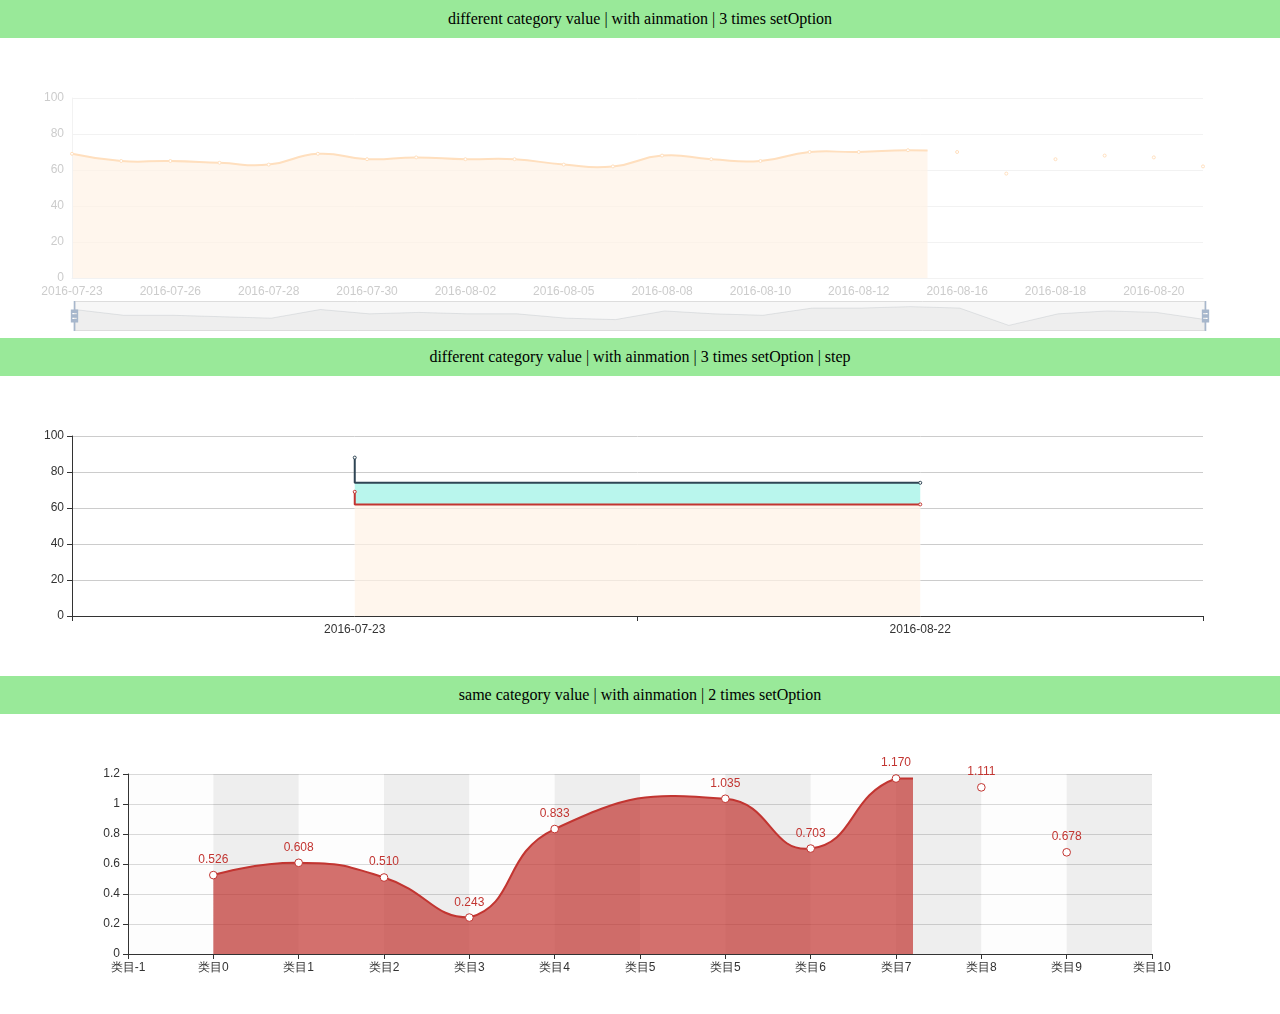
<file: incubator-echarts-4.6.0/test/areaLineUpdate.html>
<!--
Licensed to the Apache Software Foundation (ASF) under one
or more contributor license agreements.  See the NOTICE file
distributed with this work for additional information
regarding copyright ownership.  The ASF licenses this file
to you under the Apache License, Version 2.0 (the
"License"); you may not use this file except in compliance
with the License.  You may obtain a copy of the License at

   http://www.apache.org/licenses/LICENSE-2.0

Unless required by applicable law or agreed to in writing,
software distributed under the License is distributed on an
"AS IS" BASIS, WITHOUT WARRANTIES OR CONDITIONS OF ANY
KIND, either express or implied.  See the License for the
specific language governing permissions and limitations
under the License.
-->

<html>
    <head>
        <meta charset="utf-8">
        <meta name="viewport" content="width=device-width, initial-scale=1" />
        <script src="lib/esl.js"></script>
        <script src="lib/config.js"></script>
        <script src="lib/facePrint.js"></script>
    </head>
    <body>
        <style>
            html, body, .main {
                padding: 0;
                margin: 0;
                width: 100%;
                height: 300px;
            }
            .label {
                background: rgba(00, 200, 00, 0.4);
                padding: 10px;
                text-align: center;
            }
        </style>
        <div class="label">different category value | with ainmation | 3 times setOption</div>
        <div class="main" id="main0"></div>
        <div class="label">different category value | with ainmation | 3 times setOption | step</div>
        <div class="main" id="main1"></div>
        <div class="label">same category value | with ainmation | 2 times setOption</div>
        <div class="main" id="main2"></div>











        <!-- ==================== -->
        <!-- Test Case 1 -->



        <script>
            var option0 = {"tooltip":{"trigger":"axis","enterable":true,"padding":[10],"showDelay":100,"hideDelay":100,"z":0,"axisPointer":{"lineStyle":{"color":"#999"}},"textStyle":{"color":"#333"},"borderColor":"#ececec","borderWidth":1,"backgroundColor":"rgb(255,255,255)","extraCssText":"width: 200px;height: 80px;border-radius: 3px;z-index: 100;"},"grid":{"left":72,"right":77},"xAxis":{"type":"category","boundaryGap":false,"axisLine":{"show":true,"lineStyle":{"color":"#f2f2f2","width":1}},"z":0,"axisTick":false,"splitLine":{"show":false},"axisLabel":{"textStyle":{"color":"#ccc"}},"data":
            ["2016-07-23","2016-07-25","2016-07-26","2016-07-27","2016-07-28","2016-07-29","2016-07-30","2016-08-01","2016-08-02","2016-08-03","2016-08-05","2016-08-06","2016-08-08","2016-08-09","2016-08-10","2016-08-11","2016-08-12","2016-08-15","2016-08-16","2016-08-17","2016-08-18","2016-08-19","2016-08-20","2016-08-22"]
            },"yAxis":{"type":"value","z":0,"min":0,"max":100,"interval":20,"positon":"right","boundaryGap":false,"axisLine":{"show":true,"lineStyle":{"color":"#f2f2f2","width":1}},"axisTick":false,"splitLine":{"lineStyle":{"color":"#f2f2f2"}},"axisLabel":{"textStyle":{"color":"#ccc"}}},"dataZoom":[{"show":false},{"show":true,"z":0,"type":"slider","fillerColor":"rgba(230,230,230,.3)","dataBackground":{"areaStyle":{"color":"rgb(210,210,210)"}}}],"series":[{"type":"line","smooth":true,"symbol":"emptyCircle","itemStyle":{"normal":{"color":"rgb(255, 223, 190)"}},"z":0,"areaStyle":{"normal":{"color":"rgb(255, 242, 230)"}},"showAllSymbol":true,"data":
            ["69","65","65","64","63","69","66","67","66","66","63","62","68","66","65","70","70","71","70","58","66","68","67","62"]
            }]}

            var option1 = {"tooltip":{"trigger":"axis","enterable":true,"padding":[10],"showDelay":100,"hideDelay":100,"z":0,"axisPointer":{"lineStyle":{"color":"#999"}},"textStyle":{"color":"#333"},"borderColor":"#ececec","borderWidth":1,"backgroundColor":"rgb(255,255,255)","extraCssText":"width: 200px;height: 80px;border-radius: 3px;z-index: 100;"},"grid":{"left":72,"right":77},"xAxis":{"type":"category","boundaryGap":false,"axisLine":{"show":true,"lineStyle":{"color":"#f2f2f2","width":1}},"z":0,"axisTick":false,"splitLine":{"show":false},"axisLabel":{"textStyle":{"color":"#ccc"}},"data":
            ["2016-05-24","2016-05-25","2016-05-26","2016-05-27","2016-05-30","2016-06-01","2016-06-02","2016-06-03","2016-06-06","2016-06-13","2016-06-14","2016-06-15","2016-06-16","2016-06-17","2016-06-23","2016-06-24","2016-06-27","2016-06-28","2016-06-29","2016-06-30","2016-07-01","2016-07-04","2016-07-05","2016-07-06","2016-07-07","2016-07-11","2016-07-13","2016-07-14","2016-07-15","2016-07-18","2016-07-20","2016-07-21","2016-07-22","2016-07-23","2016-07-25","2016-07-26","2016-07-27","2016-07-28","2016-07-29","2016-07-30","2016-08-01","2016-08-02","2016-08-03","2016-08-05","2016-08-06","2016-08-08","2016-08-09","2016-08-10","2016-08-11","2016-08-12","2016-08-15","2016-08-16","2016-08-17","2016-08-18","2016-08-19","2016-08-20","2016-08-22"]
            },"yAxis":{"type":"value","z":0,"min":0,"max":100,"interval":20,"positon":"right","boundaryGap":false,"axisLine":{"show":true,"lineStyle":{"color":"#f2f2f2","width":1}},"axisTick":false,"splitLine":{"lineStyle":{"color":"#f2f2f2"}},"axisLabel":{"textStyle":{"color":"#ccc"}}},"dataZoom":[{"show":false},{"show":true,"z":0,"type":"slider","fillerColor":"rgba(230,230,230,.3)","dataBackground":{"areaStyle":{"color":"rgb(210,210,210)"}}}],"series":[{"type":"line","smooth":true,"symbol":"emptyCircle","itemStyle":{"normal":{"color":"rgb(255, 223, 190)"}},"z":0,"areaStyle":{"normal":{"color":"rgb(255, 242, 230)"}},"showAllSymbol":true,"data":
            ["66","66","61","59","59","57","61","63","61","65","65","65","66","70","60","62","66","66","66","70","64","66","68","69","71","67","69","71","68","69","68","69","67","69","65","65","64","63","69","66","67","66","66","63","62","68","66","65","70","70","71","70","58","66","68","67","62"]
            }]}

            var option2 = {"tooltip":{"trigger":"axis","enterable":true,"padding":[10],"showDelay":100,"hideDelay":100,"z":0,"axisPointer":{"lineStyle":{"color":"#999"}},"textStyle":{"color":"#333"},"borderColor":"#ececec","borderWidth":1,"backgroundColor":"rgb(255,255,255)","extraCssText":"width: 200px;height: 80px;border-radius: 3px;z-index: 100;"},"grid":{"left":72,"right":77},"xAxis":{"type":"category","boundaryGap":false,"axisLine":{"show":true,"lineStyle":{"color":"#f2f2f2","width":1}},"z":0,"axisTick":false,"splitLine":{"show":false},"axisLabel":{"textStyle":{"color":"#ccc"}},"data":
            ["2016-02-24","2016-02-25","2016-02-26","2016-02-29","2016-03-01","2016-03-02","2016-03-03","2016-03-04","2016-03-07","2016-03-08","2016-03-09","2016-03-10","2016-03-11","2016-03-15","2016-03-16","2016-03-17","2016-03-18","2016-03-21","2016-03-22","2016-03-23","2016-03-24","2016-03-25","2016-03-28","2016-03-29","2016-03-30","2016-03-31","2016-04-01","2016-04-06","2016-04-07","2016-04-08","2016-04-11","2016-04-12","2016-04-13","2016-04-14","2016-04-18","2016-04-20","2016-04-21","2016-04-22","2016-04-26","2016-04-27","2016-04-28","2016-05-05","2016-05-06","2016-05-09","2016-05-10","2016-05-12","2016-05-13","2016-05-16","2016-05-17","2016-05-19","2016-05-20","2016-05-24","2016-05-25","2016-05-26","2016-05-27","2016-05-30","2016-06-01","2016-06-02","2016-06-03","2016-06-06","2016-06-13","2016-06-14","2016-06-15","2016-06-16","2016-06-17","2016-06-23","2016-06-24","2016-06-27","2016-06-28","2016-06-29","2016-06-30","2016-07-01","2016-07-04","2016-07-05","2016-07-06","2016-07-07","2016-07-11","2016-07-13","2016-07-14","2016-07-15","2016-07-18","2016-07-20","2016-07-21","2016-07-22","2016-07-23","2016-07-25","2016-07-26","2016-07-27","2016-07-28","2016-07-29","2016-07-30","2016-08-01","2016-08-02","2016-08-03","2016-08-05","2016-08-06","2016-08-08","2016-08-09","2016-08-10","2016-08-11","2016-08-12","2016-08-15","2016-08-16","2016-08-17","2016-08-18","2016-08-19","2016-08-20","2016-08-22"]
            },"yAxis":{"type":"value","z":0,"min":0,"max":100,"interval":20,"positon":"right","boundaryGap":false,"axisLine":{"show":true,"lineStyle":{"color":"#f2f2f2","width":1}},"axisTick":false,"splitLine":{"lineStyle":{"color":"#f2f2f2"}},"axisLabel":{"textStyle":{"color":"#ccc"}}},"dataZoom":[{"show":false},{"show":true,"z":0,"type":"slider","fillerColor":"rgba(230,230,230,.3)","dataBackground":{"areaStyle":{"color":"rgb(210,210,210)"}}}],"series":[{"type":"line","smooth":true,"symbol":"emptyCircle","itemStyle":{"normal":{"color":"rgb(255, 223, 190)"}},"z":0,"areaStyle":{"normal":{"color":"rgb(255, 242, 230)"}},"showAllSymbol":true,"data":
            ["61","57","62","65","65","67","65","68","68","65","67","69","66","67","66","70","67","72","73","73","71","69","72","73","72","74","77","75","74","74","68","70","69","70","70","72","74","71","71","70","72","74","76","72","76","73","67","60","59","64","64","66","66","61","59","59","57","61","63","61","65","65","65","66","70","60","62","66","66","66","70","64","66","68","69","71","67","69","71","68","69","68","69","67","69","65","65","64","63","69","66","67","66","66","63","62","68","66","65","70","70","71","70","58","66","68","67","62"]
            }]}

            require([
                'echarts'
                // 'echarts/chart/line',
                // 'echarts/component/legend',
                // 'echarts/component/grid',
                // 'echarts/component/tooltip',
                // 'echarts/component/dataZoom'
            ], function (echarts) {

                var main = document.getElementById('main0');
                if (!main) {
                    return;
                }
                var chart = echarts.init(main);

                chart.setOption(option0);

                setTimeout(() => {
                    chart.setOption(option1);

                    setTimeout(() => {
                        chart.setOption(option2);
                    }, 2000)

                }, 2000)
            })

        </script>
















        <!-- ==================== -->
        <!-- Test Case 2 -->





        <script>

            require([
                'echarts'
                // 'echarts/chart/line',
                // 'echarts/component/legend',
                // 'echarts/component/grid',
                // 'echarts/component/tooltip',
                // 'echarts/component/dataZoom'
            ], function (echarts) {

                var main = document.getElementById('main1');
                if (!main) {
                    return;
                }
                var chart = echarts.init(main);

                var option = {
                    "grid": {
                        "left": 72,
                        "right": 77
                    },
                    "xAxis": {
                        "type": "category",
                        "data": ["2016-07-23","2016-08-22"]
                    },
                    "yAxis": {
                        "type": "value"
                    },
                    "series": [
                        {
                            "type": "line",
                            // step: true,
                            "areaStyle": {
                                "normal": {
                                    "color": "rgb(255, 242, 230)"
                                }
                            },
                            step: true,
                            stack: 'a',
                            "showAllSymbol": true,
                            "data": ["69","62"]
                        },
                        {
                            "type": "line",
                            step: true,
                            "areaStyle": {
                                "normal": {
                                    "color": "rgb(155, 242, 230)"
                                }
                            },
                            stack: 'a',
                            "showAllSymbol": true,
                            "data": ["19","12"]
                        }
                    ]
                };

                var option1 = {
                    xAxis: {data: ["2016-05-24","2016-07-23","2016-08-22"]},
                    series: [{
                        data: ["66","67","62"]
                    }, {
                        data: ["26","27","22"]
                    }]
                };

                var option2 = {
                    xAxis: {data: ["2016-02-24","2016-05-24","2016-07-23","2016-08-22"]},
                    series: [
                        {data: ["61","57","62","65"]},
                        {data: ["31","37","32","35"]}
                    ]
                };


                chart.setOption(option);

                setTimeout(function () {
                    chart.setOption(option1);

                    setTimeout(function () {
                        chart.setOption(option2);
                    }, 2000)

                }, 2000)

            });


</script>
















        <!-- ==================== -->
        <!-- Test Case 3 -->




        <script>

            require([
                'echarts'
                // 'echarts/chart/line',
                // 'echarts/component/grid',
                // 'echarts/component/tooltip'
            ], function (echarts) {

                var main = document.getElementById('main2');
                if (!main) {
                    return;
                }
                var chart = echarts.init(main);

                var xAxisData = [];
                var data1 = [];
                var data2 = [];
                var data3 = [];
                var data4 = [];

                xAxisData.push('类目' + -1);
                data1.push('-');
                data2.push('-');
                data3.push('-');
                data4.push('-');

                for (var i = 0; i < 5; i++) {
                    xAxisData.push('类目' + i);
                    data1.push((-Math.random() - 0.2).toFixed(3));
                    data2.push((Math.random() + 0.3).toFixed(3));
                    data3.push((Math.random() + 0.2).toFixed(3));
                    data4.push((Math.random() + 0.2).toFixed(3));
                }

                xAxisData.push('类目' + i);
                data1.push('-');
                data2.push('-');
                data3.push('-');
                data4.push('-');

                for (; i < 10; i++) {
                    xAxisData.push('类目' + i);
                    data1.push((-Math.random() - 0.2).toFixed(3));
                    data2.push((Math.random() + 0.3).toFixed(3));
                    data3.push((Math.random() + 0.2).toFixed(3));
                    data4.push((Math.random() + 0.2).toFixed(3));
                }
                xAxisData.push('类目' + i);
                data1.push('-');
                data2.push('-');
                data3.push('-');
                data4.push('-');

                var itemStyle = {
                    normal: {
                        // borderColor: 'white',
                        // borderWidth: 3,
                        // shadowBlur: 10,
                        // shadowOffsetX: 0,
                        // shadowOffsetY: 5,
                        // shadowColor: 'rgba(0, 0, 0, 0.4)',
                        lineStyle: {
                            width: 2
                            // shadowBlur: 10,
                            // shadowOffsetX: 0,
                            // shadowOffsetY: 5,
                            // shadowColor: 'rgba(0, 0, 0, 0.4)'
                        },
                        areaStyle: {
                        }
                    }
                };

                chart.setOption({
                    legend: {
                        data: ['line', 'line2', 'line3']
                    },
                    tooltip: {
                        trigger: 'axis',
                        position: function (point) {
                            return [point[0], '10%'];
                        },
                        axisPointer: {
                            type: 'line'
                        }
                    },
                    xAxis: {
                        // data: ['类目1', '类目2', '类目3', '类目4', '类目5',]
                        data: xAxisData,
                        boundaryGap: false,
                        // inverse: true,
                        splitArea: {
                            show: true
                        }
                    },
                    yAxis: {
                    },
                    series: [{
                        id: 'aaa',
                        name: 'line33333',
                        type: 'line',
                        stack: 'all',
                        symbolSize: 10,
                        data: data3,
                        itemStyle: itemStyle,
                        label: {
                            normal: {
                                show: true
                            }
                        },
                        connectNulls: true,
                        smooth: true
                    }]
                });

                setTimeout(function () {
                    chart.setOption({
                        series: [
                            {
                                id: 'aaa',
                                name: 'xxxxxxxxxxxxxxxx',
                                data: data4,
                            }
                        ]
                    });
                }, 1000);

            })

        </script>













    </body>
</html>
</file>
<file: js/jquery/zTree/css/zTreeStyle/zTreeStyle.css>
/*-------------------------------------
zTree Style

version:	3.5.19
author:		Hunter.z
email:		hunter.z@263.net
website:	http://code.google.com/p/jquerytree/

-------------------------------------*/

.ztree * {padding:0; margin:0; font-size:12px; font-family: Verdana, Arial, Helvetica, AppleGothic, sans-serif}
.ztree {margin:0; padding:5px; color:#333}
.ztree li{padding:0; margin:0; list-style:none; line-height:14px; text-align:left; white-space:nowrap; outline:0}
.ztree li ul{ margin:0; padding:0 0 0 18px}
.ztree li ul.line{ background:url(./img/line_conn.gif) 0 0 repeat-y;}

.ztree li a {padding:1px 3px 0 0; margin:0; cursor:pointer; height:17px; color:#333; background-color: transparent;
	text-decoration:none; vertical-align:top; display: inline-block}
.ztree li a:hover {text-decoration:underline}
.ztree li a.curSelectedNode {padding-top:0px; background-color:#FFE6B0; color:black; height:16px; border:1px #FFB951 solid; opacity:0.8;}
.ztree li a.curSelectedNode_Edit {padding-top:0px; background-color:#FFE6B0; color:black; height:16px; border:1px #FFB951 solid; opacity:0.8;}
.ztree li a.tmpTargetNode_inner {padding-top:0px; background-color:#316AC5; color:white; height:16px; border:1px #316AC5 solid;
	opacity:0.8; filter:alpha(opacity=80)}
.ztree li a.tmpTargetNode_prev {}
.ztree li a.tmpTargetNode_next {}
.ztree li a input.rename {height:14px; width:80px; padding:0; margin:0;
	font-size:12px; border:1px #7EC4CC solid; *border:0px}
.ztree li span {line-height:16px; margin-right:2px}
.ztree li span.button {line-height:0; margin:0; width:16px; height:16px; display: inline-block; vertical-align:middle;
	border:0 none; cursor: pointer;outline:none;
	background-color:transparent; background-repeat:no-repeat; background-attachment: scroll;
	background-image:url("./img/zTreeStandard.png"); *background-image:url("./img/zTreeStandard.gif")}

.ztree li span.button.chk {width:13px; height:13px; margin:0 3px 0 0; cursor: auto}
.ztree li span.button.chk.checkbox_false_full {background-position:0 0}
.ztree li span.button.chk.checkbox_false_full_focus {background-position:0 -14px}
.ztree li span.button.chk.checkbox_false_part {background-position:0 -28px}
.ztree li span.button.chk.checkbox_false_part_focus {background-position:0 -42px}
.ztree li span.button.chk.checkbox_false_disable {background-position:0 -56px}
.ztree li span.button.chk.checkbox_true_full {background-position:-14px 0}
.ztree li span.button.chk.checkbox_true_full_focus {background-position:-14px -14px}
.ztree li span.button.chk.checkbox_true_part {background-position:-14px -28px}
.ztree li span.button.chk.checkbox_true_part_focus {background-position:-14px -42px}
.ztree li span.button.chk.checkbox_true_disable {background-position:-14px -56px}
.ztree li span.button.chk.radio_false_full {background-position:-28px 0}
.ztree li span.button.chk.radio_false_full_focus {background-position:-28px -14px}
.ztree li span.button.chk.radio_false_part {background-position:-28px -28px}
.ztree li span.button.chk.radio_false_part_focus {background-position:-28px -42px}
.ztree li span.button.chk.radio_false_disable {background-position:-28px -56px}
.ztree li span.button.chk.radio_true_full {background-position:-42px 0}
.ztree li span.button.chk.radio_true_full_focus {background-position:-42px -14px}
.ztree li span.button.chk.radio_true_part {background-position:-42px -28px}
.ztree li span.button.chk.radio_true_part_focus {background-position:-42px -42px}
.ztree li span.button.chk.radio_true_disable {background-position:-42px -56px}

.ztree li span.button.switch {width:18px; height:18px}
.ztree li span.button.root_open{background-position:-92px -54px}
.ztree li span.button.root_close{background-position:-74px -54px}
.ztree li span.button.roots_open{background-position:-92px 0}
.ztree li span.button.roots_close{background-position:-74px 0}
.ztree li span.button.center_open{background-position:-92px -18px}
.ztree li span.button.center_close{background-position:-74px -18px}
.ztree li span.button.bottom_open{background-position:-92px -36px}
.ztree li span.button.bottom_close{background-position:-74px -36px}
.ztree li span.button.noline_open{background-position:-92px -72px}
.ztree li span.button.noline_close{background-position:-74px -72px}
.ztree li span.button.root_docu{ background:none;}
.ztree li span.button.roots_docu{background-position:-56px 0}
.ztree li span.button.center_docu{background-position:-56px -18px}
.ztree li span.button.bottom_docu{background-position:-56px -36px}
.ztree li span.button.noline_docu{ background:none;}

.ztree li span.button.ico_open{margin-right:2px; background-position:-110px -16px; vertical-align:top; *vertical-align:middle}
.ztree li span.button.ico_close{margin-right:2px; background-position:-110px 0; vertical-align:top; *vertical-align:middle}
.ztree li span.button.ico_docu{margin-right:2px; background-position:-110px -32px; vertical-align:top; *vertical-align:middle}
.ztree li span.button.edit {margin-right:2px; background-position:-110px -48px; vertical-align:top; *vertical-align:middle}
.ztree li span.button.remove {margin-right:2px; background-position:-110px -64px; vertical-align:top; *vertical-align:middle}

.ztree li span.button.ico_loading{margin-right:2px; background:url(./img/loading.gif) no-repeat scroll 0 0 transparent; vertical-align:top; *vertical-align:middle}

ul.tmpTargetzTree {background-color:#FFE6B0; opacity:0.8; filter:alpha(opacity=80)}

span.tmpzTreeMove_arrow {width:16px; height:16px; display: inline-block; padding:0; margin:2px 0 0 1px; border:0 none; position:absolute;
	background-color:transparent; background-repeat:no-repeat; background-attachment: scroll;
	background-position:-110px -80px; background-image:url("./img/zTreeStandard.png"); *background-image:url("./img/zTreeStandard.gif")}

ul.ztree.zTreeDragUL {margin:0; padding:0; position:absolute; width:auto; height:auto;overflow:hidden; background-color:#cfcfcf; border:1px #00B83F dotted; opacity:0.8; filter:alpha(opacity=80)}
.zTreeMask {z-index:10000; background-color:#cfcfcf; opacity:0.0; filter:alpha(opacity=0); position:absolute}

/* level style*/
/*.ztree li span.button.level0 {
	display:none;
}
.ztree li ul.level0 {
	padding:0;
	background:none;
}*/
</file>
<file: incubator-echarts-4.6.0/test/lib/caseFrame.css>
/*
* Licensed to the Apache Software Foundation (ASF) under one
* or more contributor license agreements.  See the NOTICE file
* distributed with this work for additional information
* regarding copyright ownership.  The ASF licenses this file
* to you under the Apache License, Version 2.0 (the
* "License"); you may not use this file except in compliance
* with the License.  You may obtain a copy of the License at
*
*   http://www.apache.org/licenses/LICENSE-2.0
*
* Unless required by applicable law or agreed to in writing,
* software distributed under the License is distributed on an
* "AS IS" BASIS, WITHOUT WARRANTIES OR CONDITIONS OF ANY
* KIND, either express or implied.  See the License for the
* specific language governing permissions and limitations
* under the License.
*/

.case-frame {
    position: static;
    padding: 0;
    margin: 0;
}
.case-frame .cases-list {
    padding-top: 15px;
    position: absolute;
    left: 0;
    top: 0;
    bottom: 0;
    width: 230px;
    overflow: auto;
    font-size: 13px;
}
.case-frame .cases-list ul {
    padding-left: 32px;
    margin-top: 130px;
    list-style-type: decimal;
}
.case-frame .info-panel {
    position: fixed;
    padding: 10px 20px;
    top: 0;
    left: 0;
    width: 195px;
    background: #fff;
    border-bottom: 1px solid #ccc;
}
.case-frame .info-panel .current {
    height: 24px;
    line-height: 24px;
    white-space: nowrap;
    text-decoration: underline;
}
.case-frame .info-panel .renderer-selector {
    height: 40px;
    line-height: 40px;
}
.case-frame .info-panel .dist-selector {
}
.case-frame .info-panel .list-filter {
    margin: 10px 0;
}
.case-frame .page-content {
    margin-left: 235px;
    height: 100%;
    padding: 0;
    position: relative;
    border-left: 1px solid #333;
}
.case-frame .page-content iframe {
    padding: 0;
    margin: 0;
    border-width: 0;
    overflow: visible;
    visibility: visible;
    position: absolute;
    left: 0;
    top: 0;
    width: 100%;
    height: 100%;
}
</file>
